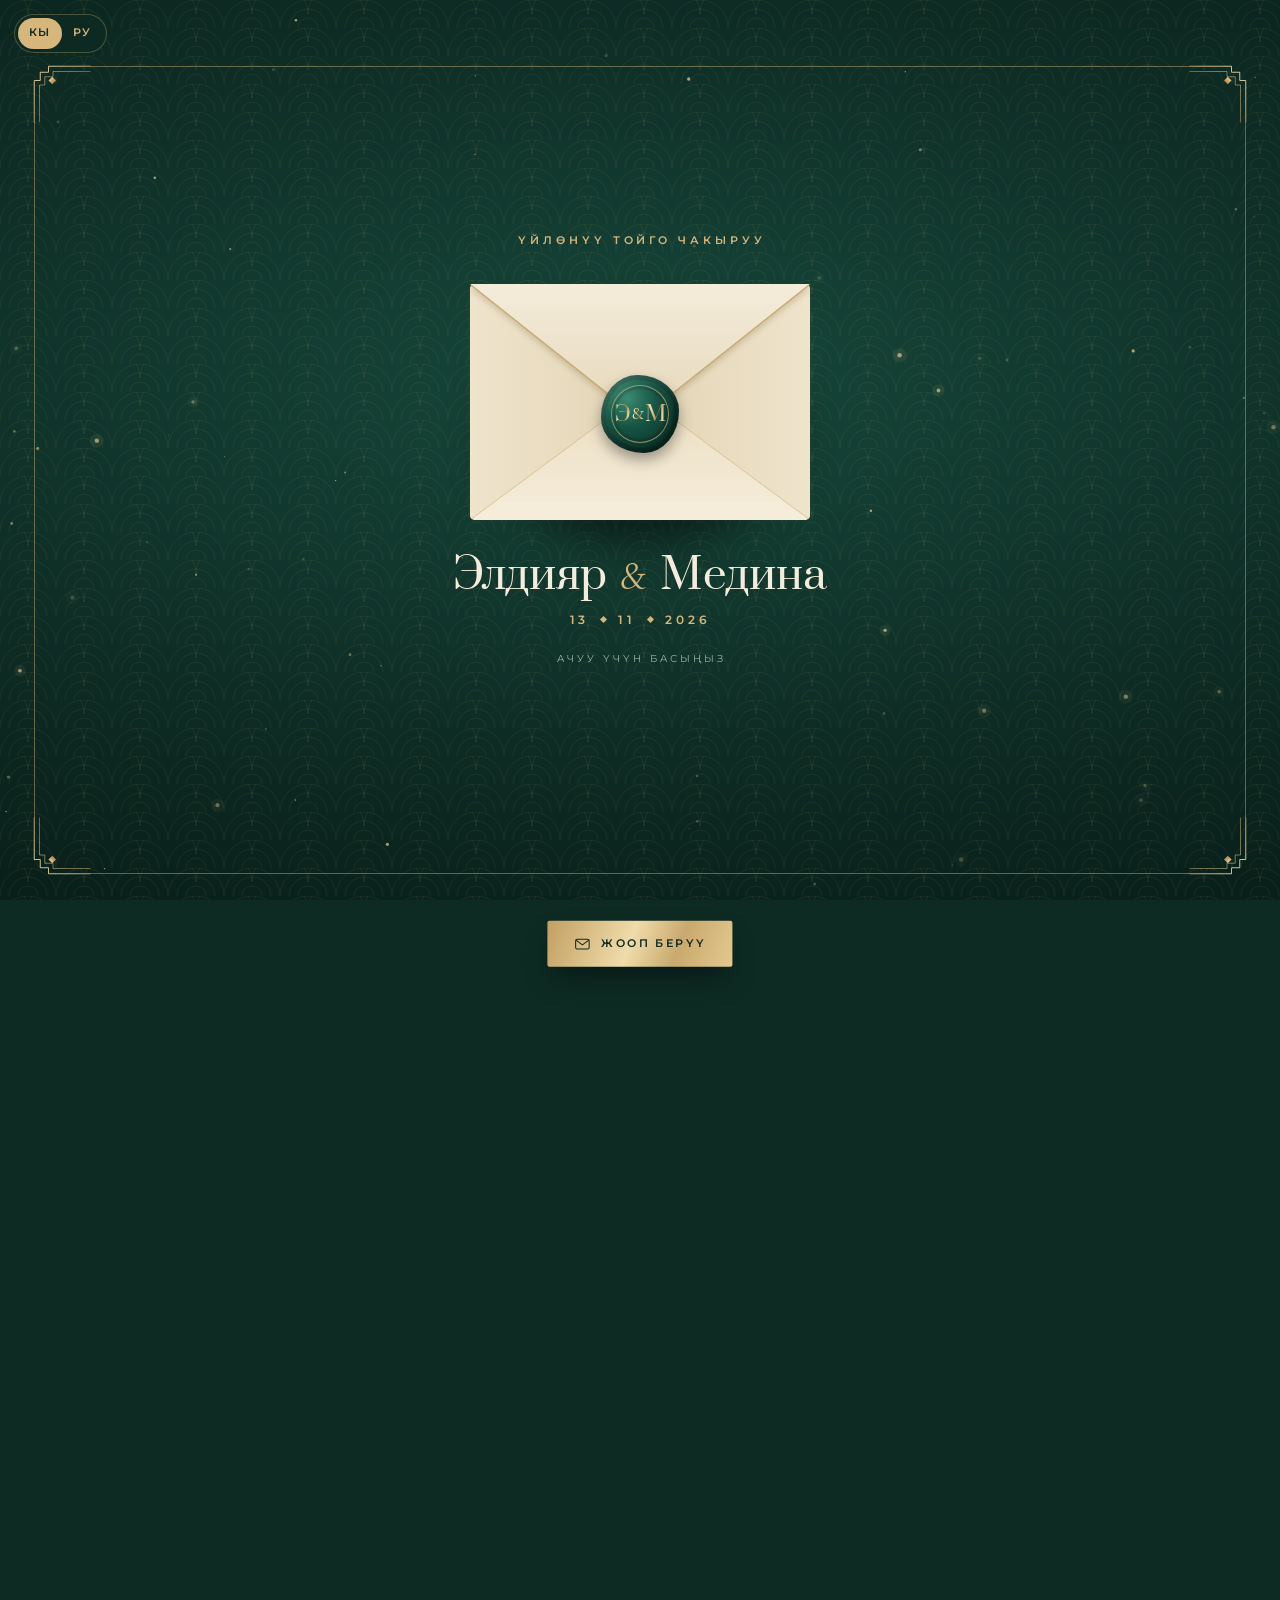
<file: index.html>
<!DOCTYPE html>
<html lang="ky">
<head>
  <meta charset="UTF-8">
  <meta name="viewport" content="width=device-width, initial-scale=1.0, viewport-fit=cover">
  <meta name="theme-color" content="#0d2a23">
  <title>Элдияр &amp; Медина — Үйлөнүү той</title>
  <meta name="description" content="Сиздерди Элдияр жана Мединанын үйлөнүү тоюна чакырабыз! 13-ноябрь 2026-жыл, жума, саат 17:00. «Жетиген» рестораны.">
  <meta property="og:title" content="Элдияр & Медина — Үйлөнүү той чакыруусу">
  <meta property="og:description" content="13-ноябрь 2026-жыл, саат 17:00 · «Жетиген» рестораны. Чакырууну ачуу үчүн шилтемени басыңыз.">
  <meta property="og:type" content="website">
  <meta property="og:url" content="https://magamed56.github.io/eldiyar-medina/">
  <meta property="og:image" content="https://magamed56.github.io/eldiyar-medina/assets/og.jpg">
  <meta property="og:image:secure_url" content="https://magamed56.github.io/eldiyar-medina/assets/og.jpg">
  <meta property="og:image:alt" content="Элдияр & Медина — 13.11.2026, «Жетиген» рестораны">
  <meta property="og:site_name" content="Үйлөнүү той">
  <meta property="og:locale" content="ky_KG">
  <meta property="og:image:width" content="1080"><meta property="og:image:height" content="1080"><meta property="og:image:type" content="image/jpeg">
  <meta name="twitter:card" content="summary_large_image">
  <link rel="icon" href="data:image/svg+xml,<svg xmlns='http://www.w3.org/2000/svg' viewBox='0 0 100 100'><text y='.9em' font-size='90'>💚</text></svg>">
  <link rel="preconnect" href="https://fonts.googleapis.com">
  <link rel="preconnect" href="https://fonts.gstatic.com" crossorigin>
  <link href="https://fonts.googleapis.com/css2?family=Prata&family=Spectral:ital,wght@0,300;0,400;0,500;1,300;1,400&family=Montserrat:wght@500;600&display=swap" rel="stylesheet">
  <link rel="stylesheet" href="style.css?v=d791a304">
</head>
<body>

  <!-- ===== Оймолор, белгилер / Орнаменты и иконки ===== -->
  <svg width="0" height="0" style="position:absolute" aria-hidden="true">
    <defs>
      <linearGradient id="gold" x1="0" y1="0" x2="1" y2="1"><stop offset="0" stop-color="#f3e2b6"/><stop offset=".45" stop-color="#d2b073"/><stop offset=".7" stop-color="#b38b4f"/><stop offset="1" stop-color="#e9d39e"/></linearGradient>
      <linearGradient id="envF" x1="0" y1="0" x2="0" y2="1"><stop offset="0" stop-color="#f4ecdb"/><stop offset="1" stop-color="#e6d8ba"/></linearGradient>
      <pattern id="liner" width="22" height="22" patternUnits="userSpaceOnUse"><rect width="22" height="22" fill="#123f33"/><path d="M0 11 L11 0 L22 11 L11 22 Z" fill="none" stroke="#d6b67a" stroke-opacity=".4" stroke-width=".8"/><circle cx="11" cy="11" r="1.3" fill="#d6b67a" fill-opacity=".55"/></pattern>
      <!-- Кочкор мүйүз (ар бир бөлүмдүн үстүндө) / «Бараний рог» над разделами -->
      <symbol id="horn" viewBox="0 0 120 64">
        <g fill="none" stroke="url(#gold)" stroke-width="1.5" stroke-linecap="round" stroke-linejoin="round">
          <path d="M60 50 V34 C 57 24, 46 18, 38 23 C 31 28, 34 38, 42 37 C 47 36, 48 30, 44 28"/>
          <path d="M60 34 C 63 24, 74 18, 82 23 C 89 28, 86 38, 78 37 C 73 36, 72 30, 76 28"/>
          <path d="M60 50 C 56 46, 50 46, 46 49 M60 50 C 64 46, 70 46, 74 49"/>
          <path d="M6 44 H30 M90 44 H114" stroke-width="1"/>
        </g>
        <g fill="url(#gold)"><path d="M60 8 l4 6 -4 6 -4 -6z"/><path d="M33 44 l3 -3 3 3 -3 3z"/><path d="M81 44 l3 -3 3 3 -3 3z"/></g>
      </symbol>
      <!-- Ар-деко бурч / Ступенчатый уголок -->
      <symbol id="corner" viewBox="0 0 80 80">
        <g fill="none" stroke="url(#gold)" stroke-width="1.2"><path d="M3 78 V22 H11 V11 H22 V3 H78"/><path d="M10 78 V28 H17 V17 H28 V10 H78" stroke-opacity=".55"/></g>
        <path d="M22 22 l5 -5 5 5 -5 5z" fill="url(#gold)"/>
      </symbol>
      <!-- Желпигич / Веер-солнце -->
      <symbol id="fan" viewBox="0 0 200 104">
        <g fill="none" stroke="url(#gold)" stroke-linecap="round">
          <path d="M8 100 A92 92 0 0 1 192 100" stroke-width="1.4"/>
          <path d="M22 100 A78 78 0 0 1 178 100" stroke-width=".8" stroke-opacity=".6"/>
          <g id="fan-rays" stroke-width="1"></g>
          <path d="M70 100 A30 30 0 0 1 130 100" stroke-width="1.4"/>
        </g>
        <path d="M80 100 A20 20 0 0 1 120 100 Z" fill="url(#gold)" fill-opacity=".9"/>
      </symbol>
      <symbol id="i-clock" viewBox="0 0 24 24"><g fill="none" stroke="currentColor" stroke-width="1.4" stroke-linecap="round" stroke-linejoin="round"><circle cx="12" cy="12" r="9"/><path d="M12 7v5l3.2 2"/></g></symbol>
      <symbol id="i-flower" viewBox="0 0 24 24"><g fill="none" stroke="currentColor" stroke-width="1.3" stroke-linecap="round"><ellipse cx="12" cy="4.6" rx="2.9" ry="3.9"/><ellipse cx="12" cy="4.6" rx="2.9" ry="3.9" transform="rotate(72 12 10)"/><ellipse cx="12" cy="4.6" rx="2.9" ry="3.9" transform="rotate(144 12 10)"/><ellipse cx="12" cy="4.6" rx="2.9" ry="3.9" transform="rotate(216 12 10)"/><ellipse cx="12" cy="4.6" rx="2.9" ry="3.9" transform="rotate(288 12 10)"/><circle cx="12" cy="10" r="1.8"/><path d="M12 17v6M12 20.5c1.5-1.8 3.2-2.2 4.5-1.8"/></g></symbol>
      <symbol id="i-camera" viewBox="0 0 24 24"><g fill="none" stroke="currentColor" stroke-width="1.4" stroke-linecap="round" stroke-linejoin="round"><rect x="3" y="7" width="18" height="13" rx="3"/><path d="M8.5 7l1.4-2.5h4.2L15.5 7"/><circle cx="12" cy="13.5" r="3.6"/></g></symbol>
      <symbol id="i-heart" viewBox="0 0 24 24"><path fill="none" stroke="currentColor" stroke-width="1.4" stroke-linejoin="round" d="M12 20s-7.5-4.6-7.5-10.2A4.2 4.2 0 0 1 12 7.4a4.2 4.2 0 0 1 7.5 2.4C19.5 15.4 12 20 12 20z"/></symbol>
      <symbol id="i-rings" viewBox="0 0 24 24"><g fill="none" stroke="currentColor" stroke-width="1.4"><circle cx="9" cy="14" r="5.5"/><circle cx="15" cy="14" r="5.5"/><path d="M7.5 5.5 9 3.5l1.5 2" stroke-linejoin="round"/></g></symbol>
      <symbol id="i-letter" viewBox="0 0 24 24"><g fill="none" stroke="currentColor" stroke-width="1.4" stroke-linejoin="round"><rect x="3" y="6" width="18" height="13" rx="2"/><path d="M3.5 7l8.5 6.5L20.5 7"/></g></symbol>
      <symbol id="i-gift" viewBox="0 0 24 24"><g fill="none" stroke="currentColor" stroke-width="1.4" stroke-linejoin="round"><rect x="4" y="10" width="16" height="10" rx="1"/><rect x="3" y="7" width="18" height="3" rx="1"/><path d="M12 7v13M12 7c-1.5-3.5-6-3.5-5 0M12 7c1.5-3.5 6-3.5 5 0"/></g></symbol>
      <symbol id="i-music" viewBox="0 0 24 24"><g fill="none" stroke="currentColor" stroke-width="1.4" stroke-linecap="round"><path d="M9 18V6l10-2v12"/><circle cx="7" cy="18" r="2"/><circle cx="17" cy="16" r="2"/></g></symbol>
      <symbol id="i-dress" viewBox="0 0 24 24"><path fill="none" stroke="currentColor" stroke-width="1.4" stroke-linejoin="round" d="M9.5 3h5l-1 4.5L18 20.5H6l4.5-13z"/></symbol>
      <symbol id="i-pin" viewBox="0 0 24 24"><g fill="none" stroke="currentColor" stroke-width="1.4" stroke-linejoin="round"><path d="M12 21s-7-6.2-7-11a7 7 0 0 1 14 0c0 4.8-7 11-7 11z"/><circle cx="12" cy="10" r="2.5"/></g></symbol>
      <symbol id="i-cal" viewBox="0 0 24 24"><g fill="none" stroke="currentColor" stroke-width="1.4" stroke-linecap="round"><rect x="3" y="5" width="18" height="16" rx="2"/><path d="M3 10h18M8 3v4M16 3v4"/></g></symbol>
      <symbol id="i-quote" viewBox="0 0 48 36"><path fill="currentColor" d="M8 36C3 36 0 32 0 26 0 15 7 5 18 0l2 4C13 8 10 13 10 18c1 0 2-1 4-1 5 0 9 4 9 9s-4 10-15 10zm26 0c-5 0-8-4-8-10C26 15 33 5 44 0l2 4c-7 4-10 9-10 14 1 0 2-1 4-1 5 0 9 4 9 9s-4 10-15 10z"/></symbol>
      <symbol id="i-send" viewBox="0 0 24 24"><path fill="none" stroke="currentColor" stroke-width="1.4" stroke-linejoin="round" d="M21 3 10 14M21 3l-7 18-4-7-7-4z"/></symbol>
      <symbol id="i-down" viewBox="0 0 24 24"><path fill="none" stroke="currentColor" stroke-width="1.6" stroke-linecap="round" stroke-linejoin="round" d="M6 9.5l6 6 6-6"/></symbol>
      <symbol id="i-eye" viewBox="0 0 24 24"><g fill="none" stroke="currentColor" stroke-width="1.4"><path d="M2.5 12S6 5.8 12 5.8 21.5 12 21.5 12 18 18.2 12 18.2 2.5 12 2.5 12z"/><circle cx="12" cy="12" r="3"/></g></symbol>
    </defs>
  </svg>

  <!-- ===== Мукаба: мөөр басылган конверт / Обложка: конверт с восковой печатью ===== -->
  <div id="intro" class="intro" data-unlock="1750" data-hide="2450">
    <canvas id="dust" class="intro__dust" aria-hidden="true"></canvas>
    <div class="hero__frame intro__frame" aria-hidden="true">
      <svg class="hero__corner hero__corner--tl"><use href="#corner"/></svg>
      <svg class="hero__corner hero__corner--tr"><use href="#corner"/></svg>
      <svg class="hero__corner hero__corner--bl"><use href="#corner"/></svg>
      <svg class="hero__corner hero__corner--br"><use href="#corner"/></svg>
    </div>
    <div class="intro__content">
      <div class="intro__head">
        <p class="intro__guest" id="intro-guest" hidden></p>
        <p class="intro__kicker" data-i18n="coverKicker">Үйлөнүү тойго чакыруу</p>
      </div>
      <div class="env-wrap">
      <button id="open-btn" class="env" type="button" aria-label="Чакырууну ачуу">
        <span class="env__back" aria-hidden="true"></span>
        <span class="env__card" aria-hidden="true">
          <svg class="env__card-orn"><use href="#horn"/></svg>
          <span class="env__card-names"><span data-cfg="groom">Элдияр</span><i>&amp;</i><span data-cfg="bride">Медина</span></span>
          <span class="env__card-date" data-cfg="dateShort">13.11.2026</span>
        </span>
        <svg class="env__front" viewBox="0 0 340 236" preserveAspectRatio="none" aria-hidden="true">
          <defs>
            <linearGradient id="envL" x1="0" x2="1"><stop offset="0" stop-color="#efe4cc"/><stop offset="1" stop-color="#e2d3b3"/></linearGradient>
            <linearGradient id="envR" x1="1" x2="0"><stop offset="0" stop-color="#efe4cc"/><stop offset="1" stop-color="#e2d3b3"/></linearGradient>
            <linearGradient id="envB" x1="0" y1="1" x2="0" y2="0"><stop offset="0" stop-color="#f6eedc"/><stop offset="1" stop-color="#eadcbf"/></linearGradient>
          </defs>
          <path d="M0 0 L176 128 L0 236 Z" fill="url(#envL)"/>
          <path d="M340 0 L164 128 L340 236 Z" fill="url(#envR)"/>
          <path d="M0 236 L170 110 L340 236 Z" fill="url(#envB)"/>
          <path d="M0 236 L170 110 L340 236" fill="none" stroke="#c7a76c" stroke-opacity=".55" stroke-width="1"/>
        </svg>
        <span class="env__flap" aria-hidden="true">
          <svg class="env__flap-out" viewBox="0 0 340 136" preserveAspectRatio="none"><path d="M0 0 H340 L178 129 Q170 135 162 129 Z" fill="url(#envF)"/><path d="M1 1 L162 129 Q170 135 178 129 L339 1" fill="none" stroke="#c7a76c" stroke-width="1.2"/></svg>
          <svg class="env__flap-in" viewBox="0 0 340 136" preserveAspectRatio="none"><path d="M0 136 H340 L170 0 Z" fill="url(#liner)"/><path d="M14 136 L170 11 L326 136" fill="none" stroke="#d6b67a" stroke-opacity=".7" stroke-width="1"/></svg>
        </span>
        <span class="seal__disc env__seal" aria-hidden="true"><span class="env__seal-ring"><span data-cfg="groomInitial">Э</span><b>&amp;</b><span data-cfg="brideInitial">М</span></span></span>
      </button>
      </div>
      <div class="intro__foot">
        <p class="intro__names"><span data-cfg="groom">Элдияр</span><i>&amp;</i><span data-cfg="bride">Медина</span></p>
        <p class="intro__date"><span data-cfg="dateDay">13</span><b></b><span data-cfg="dateMonth">11</span><b></b><span data-cfg="dateYear">2026</span></p>
        <p class="intro__tap"><span data-i18n="tap">Ачуу үчүн басыңыз</span></p>
      </div>
    </div>
  </div>

  <div class="lang" id="lang" role="group" aria-label="Тил / Язык">
    <button type="button" data-lang="ky" class="is-active">КЫ</button>
    <button type="button" data-lang="ru">РУ</button>
  </div>
  <button id="music-btn" class="music-btn" type="button" aria-label="Музыка" aria-pressed="false">
    <span class="music-btn__bars"><i></i><i></i><i></i><i></i></span>
  </button>
  <audio id="bg-music" loop preload="auto"></audio>
  <canvas id="fx" class="fx" aria-hidden="true"></canvas>
  <div class="progress" aria-hidden="true"></div>

  <main id="page" class="page">

    <!-- ===== Башкы экран ===== -->
    <header class="hero" id="hero">
      <canvas id="hero-dust" class="hero__dust" aria-hidden="true"></canvas>
      <div class="hero__frame" aria-hidden="true">
        <svg class="hero__corner hero__corner--tl"><use href="#corner"/></svg>
        <svg class="hero__corner hero__corner--tr"><use href="#corner"/></svg>
        <svg class="hero__corner hero__corner--bl"><use href="#corner"/></svg>
        <svg class="hero__corner hero__corner--br"><use href="#corner"/></svg>
      </div>
      <div class="arch__inner hero__in">
        <svg class="hero__fan" aria-hidden="true"><use href="#fan"/></svg>
        <div class="arch__photo" id="hero-photo" hidden></div>
        <p class="hero__guest" id="guest" hidden></p>
        <p class="hero__kicker" data-i18n="heroKicker">Үйлөнүү той</p>
        <h1 class="hero__names">
          <span class="hero__name foil" data-cfg="groom">Элдияр</span>
          <span class="hero__amp">&amp;</span>
          <span class="hero__name foil" data-cfg="bride">Медина</span>
        </h1>
        <div class="hero__date">
          <span class="hero__side" data-cfg="monthName">Ноябрь</span>
          <span class="hero__gem"><span data-cfg="dateDay">13</span></span>
          <span class="hero__side" data-cfg="dateYear">2026</span>
        </div>
        <p class="hero__when"><span data-cfg="weekday">Жума</span> · <span data-cfg="timeStart">17:00</span></p>
        <p class="hero__venue" data-cfg="venueName">«Жетиген» рестораны</p>
      </div>
      <a href="#invite" class="scroll-hint"><b data-i18n="next">Ары карай</b><span class="scroll-hint__btn" aria-hidden="true"><svg><use href="#i-down"/></svg></span></a>
    </header>

    <!-- ===== Чакыруу ===== -->
    <section id="invite" class="sec sec--invite">
      <div class="deco" aria-hidden="true"><i class="dc glow glow--r"></i><svg class="dc dc--fan dc--l dc--top"><use href="#fan"/></svg></div>
      <div class="wrap reveal">
        <svg class="orn" aria-hidden="true"><use href="#horn"/></svg>
        <p class="kicker" data-i18n="kInvite">Чакыруу</p>
        <h2 class="title" data-cfg="inviteTitle">Урматтуу коноктор!</h2>
        <div class="card card--orn invite-card"><p class="lead" data-cfg="inviteText"></p></div>
      </div>
    </section>

    <!-- ===== Той салтанаты ===== -->
    <section class="sec sec--date" id="date">
      <div class="deco" aria-hidden="true"><i class="dc glow glow--l"></i><svg class="dc dc--horn dc--r dc--top"><use href="#horn"/></svg><svg class="dc dc--fan dc--l dc--low"><use href="#fan"/></svg></div>
      <div class="wrap reveal">
        <svg class="orn" aria-hidden="true"><use href="#horn"/></svg>
        <p class="kicker" data-i18n="kDate">Той салтанаты</p>
        <h2 class="title" data-cfg="dateLong">13-ноябрь 2026-жыл</h2>
        <p class="sub"><span data-cfg="weekday">Жума</span> · <span data-i18n="at">саат</span> <strong data-cfg="timeRange">17:00</strong></p>
        <div class="cal card" id="calendar" aria-label="Календарь"></div>
        <a id="cal-btn" class="btn btn--line" href="#" target="_blank" rel="noopener"><svg class="btn__ic"><use href="#i-cal"/></svg><span data-i18n="calBtn">Календарга кошуу</span></a>
      </div>
    </section>

    <!-- ===== Тойго чейин ===== -->
    <section class="sec sec--countdown">
      <div class="deco" aria-hidden="true"><svg class="dc dc--fan dc--l dc--mid"><use href="#fan"/></svg><svg class="dc dc--fan dc--r dc--mid"><use href="#fan"/></svg></div>
      <div class="wrap reveal">
        <svg class="orn" aria-hidden="true"><use href="#horn"/></svg>
        <p class="kicker" data-i18n="kCountdown">Тойго чейин</p>
        <h2 class="title" data-i18n="countdownTitle">Калды</h2>
        <div id="countdown" class="cd" aria-live="polite">
          <div class="cd__item"><span class="cd__num" data-unit="days">00</span><span class="cd__label" data-i18n="days">күн</span></div>
          <div class="cd__item"><span class="cd__num" data-unit="hours">00</span><span class="cd__label" data-i18n="hours">саат</span></div>
          <div class="cd__item"><span class="cd__num" data-unit="minutes">00</span><span class="cd__label" data-i18n="minutes">мүнөт</span></div>
          <div class="cd__item"><span class="cd__num" data-unit="seconds">00</span><span class="cd__label" data-i18n="seconds">секунд</span></div>
        </div>
      </div>
    </section>

    <!-- ===== Дарегибиз ===== -->
    <section class="sec sec--venue" id="venue">
      <div class="deco" aria-hidden="true"><i class="dc glow glow--r"></i><svg class="dc dc--horn dc--l dc--top"><use href="#horn"/></svg><svg class="dc dc--fan dc--r dc--low"><use href="#fan"/></svg></div>
      <div class="wrap reveal">
        <svg class="orn" aria-hidden="true"><use href="#horn"/></svg>
        <p class="kicker" data-i18n="kVenue">Дарегибиз</p>
        <h2 class="title" data-cfg="venueName">«Жетиген» рестораны</h2>
        <p class="sub" data-cfg="addressLine" hidden></p>
        <div class="map-arch">
          <iframe id="map" title="Карта" loading="lazy" referrerpolicy="no-referrer-when-downgrade" allowfullscreen hidden></iframe>
          <div class="map-arch__empty" id="map-empty">
            <svg class="map-arch__pin" aria-hidden="true"><use href="#i-pin"/></svg>
            <p class="map-arch__name" data-cfg="venueName">«Жетиген» рестораны</p>
            <p class="map-arch__time"><span data-cfg="dateShort">13.11.2026</span> · <span data-cfg="timeStart">17:00</span></p>
          </div>
        </div>
        <div class="btn-row">
          <a id="route-btn" class="btn btn--gold" href="#" target="_blank" rel="noopener"><svg class="btn__ic"><use href="#i-pin"/></svg><span data-i18n="routeBtn">Картадан кароо</span></a>
        </div>
      </div>
    </section>

    <!-- ===== Той ээлери ===== -->
    <section class="sec sec--hosts" id="hosts">
      <div class="deco" aria-hidden="true"><i class="dc glow glow--c"></i><svg class="dc dc--fan dc--l dc--mid"><use href="#fan"/></svg><svg class="dc dc--fan dc--r dc--mid"><use href="#fan"/></svg></div>
      <div class="wrap reveal">
        <svg class="orn" aria-hidden="true"><use href="#horn"/></svg>
        <p class="kicker" data-i18n="kHosts">Той ээлери</p>
        <div class="hosts" id="hosts-list"></div>
        <p class="hosts__text" data-cfg="hostsText">Сиздерди ак дасторконубуздун кадырлуу коногу болууга чакырабыз</p>
      </div>
    </section>

    <!-- ===== Эскертүү ===== -->
    <section class="sec sec--notes" id="notes-sec">
      <div class="deco" aria-hidden="true"><i class="dc glow glow--l"></i><svg class="dc dc--horn dc--r dc--top"><use href="#horn"/></svg></div>
      <div class="wrap reveal">
        <svg class="orn" aria-hidden="true"><use href="#horn"/></svg>
        <p class="kicker" data-i18n="kNotes">Эскертүү</p>
        <h2 class="title" data-i18n="notesTitle">Маанилүү маалымат</h2>
        <div id="notes" class="notes"></div>
      </div>
    </section>

    <!-- ===== Суроо (RSVP) ===== -->
    <section id="rsvp" class="sec sec--rsvp">
      <div class="deco" aria-hidden="true"><i class="dc glow glow--r"></i><svg class="dc dc--fan dc--l dc--top"><use href="#fan"/></svg><svg class="dc dc--horn dc--r dc--low"><use href="#horn"/></svg></div>
      <div class="wrap reveal">
        <svg class="orn" aria-hidden="true"><use href="#horn"/></svg>
        <p class="kicker" data-i18n="kRsvp">Суроо</p>
        <h2 class="title" data-i18n="rsvpTitle">Тойго келесизби?</h2>
        <p class="sub" data-i18n="rsvpSub">Жообуңузду алдын ала билдирип коюңуз</p>

        <div class="card form-card">
          <form id="rsvp-form" class="form" novalidate>
            <label class="field">
              <span class="field__label" data-i18n="nameLabel">Аты-жөнүңүз</span>
              <input type="text" name="name" required maxlength="80" placeholder="Мисалы: Айбек Асанов" data-i18n-ph="namePh" autocomplete="name">
              <small class="field__hint" data-i18n="nameHint">Жубайыңыз менен келе турчу болсоңуз, анын да атын кошо жазып кетиңиз</small>
            </label>
            <fieldset class="field">
              <legend class="field__label" data-i18n="rsvpTitle">Тойго келесизби?</legend>
              <div class="choices">
                <label class="choice"><input type="radio" name="attend" value="yes" checked><span class="choice__box"><svg><use href="#i-heart"/></svg><span data-i18n="yes">Келемин</span></span></label>
                <label class="choice"><input type="radio" name="attend" value="both"><span class="choice__box"><svg><use href="#i-rings"/></svg><span data-i18n="both">Жубайым менен келемин</span></span></label>
                <label class="choice"><input type="radio" name="attend" value="no"><span class="choice__box"><svg><use href="#i-letter"/></svg><span data-i18n="no">Келе албаймын</span></span></label>
              </div>
            </fieldset>
            <div class="field" id="guests-field">
              <span class="field__label" id="guests-label" data-i18n="guestsLabel">Канча адам келесиз?</span>
              <div class="stepper" role="group" aria-labelledby="guests-label">
                <button type="button" class="stepper__btn" data-step="-1" aria-label="−">−</button>
                <output class="stepper__val" id="guests-val">1</output>
                <button type="button" class="stepper__btn" data-step="1" aria-label="+">+</button>
              </div>
              <input type="hidden" name="guests" value="1">
            </div>
            <label class="field">
              <span class="field__label" data-i18n="wishLabel">Каалоо (милдеттүү эмес)</span>
              <textarea name="wish" rows="3" placeholder="Жаш үй-бүлөгө бир-эки жылуу сөз…" data-i18n-ph="wishPh" maxlength="300"></textarea>
              <small class="field__hint" data-i18n="wishHint">Каалооңуз ушул сайттагы «Каалоолор» бөлүмүндө көрүнөт</small>
            </label>
            <button id="rsvp-submit" class="btn btn--gold btn--wide" type="submit"><svg class="btn__ic"><use href="#i-send"/></svg><span data-i18n="submit">Жөнөтүү</span></button>
            <p class="form__note" id="form-note" role="status"></p>
          </form>

          <div id="rsvp-success" class="success" hidden>
            <svg class="success__heart" viewBox="0 0 24 24" aria-hidden="true"><use href="#i-heart"/></svg>
            <h3 id="thanks-title" data-i18n="thanks">Рахмат!</h3>
            <p id="thanks-text" data-i18n-html="received">Жообуңуз кабыл алынды.<br>Сизди тойдо күтөбүз.</p>
            <p class="success__answer" id="answer-echo"></p>
            <button type="button" class="btn btn--line btn--small" id="change-btn"><span data-i18n="change">Жоопту өзгөртүү</span></button>
          </div>
        </div>
      </div>
    </section>

    <!-- ===== Каалоолор / Пожелания гостей ===== -->
    <section class="sec sec--wishes" id="wishes-sec" hidden>
      <div class="wrap reveal">
        <svg class="orn" aria-hidden="true"><use href="#horn"/></svg>
        <p class="kicker" data-i18n="kWishes">Каалоолор</p>
        <h2 class="title" data-i18n="wishesTitle">Конокторубуздун жылуу сөздөрү</h2>
        <div class="wishes" id="wishes"></div>
      </div>
    </section>

    <!-- ===== Аягы ===== -->
    <footer class="footer">
      <div class="deco" aria-hidden="true"><i class="dc glow glow--c"></i><svg class="dc dc--horn dc--l dc--low"><use href="#horn"/></svg><svg class="dc dc--horn dc--r dc--low"><use href="#horn"/></svg></div>
      <div class="wrap reveal">
        <svg class="footer__fan" aria-hidden="true"><use href="#fan"/></svg>
        <p class="footer__text" data-cfg="closingText">Сиздерди чыдамсыздык менен күтөбүз!</p>
        <p class="footer__names"><span class="foil" data-cfg="groom">Элдияр</span><i>&amp;</i><span class="foil" data-cfg="bride">Медина</span></p>
        <p class="footer__date" data-cfg="dateShort">13.11.2026</p>
        <p class="footer__views" id="views" hidden><svg aria-hidden="true"><use href="#i-eye"/></svg><span></span></p>
      </div>
    </footer>
  </main>

  <a href="#rsvp" class="cta" id="cta" aria-hidden="true" tabindex="-1"><svg class="btn__ic"><use href="#i-letter"/></svg><span data-i18n="cta">Жооп берүү</span></a>

  <script>
    // Желпигичтин нурлары / Лучи веера
    (function () {
      var g = document.getElementById("fan-rays"), h = "";
      for (var i = 1; i < 18; i++) {
        var a = Math.PI * i / 18, c = Math.cos(a), s = Math.sin(a), r1 = 34, r2 = i % 2 ? 74 : 62;
        h += '<line x1="' + (100 - r1 * c).toFixed(1) + '" y1="' + (100 - r1 * s).toFixed(1) + '" x2="' + (100 - r2 * c).toFixed(1) + '" y2="' + (100 - r2 * s).toFixed(1) + '"/>';
      }
      g.innerHTML = h;
    })();
  </script>
  <script src="config.js?v=d791a304"></script>
  <script src="script.js?v=d791a304"></script>
</body>
</html>
</file>
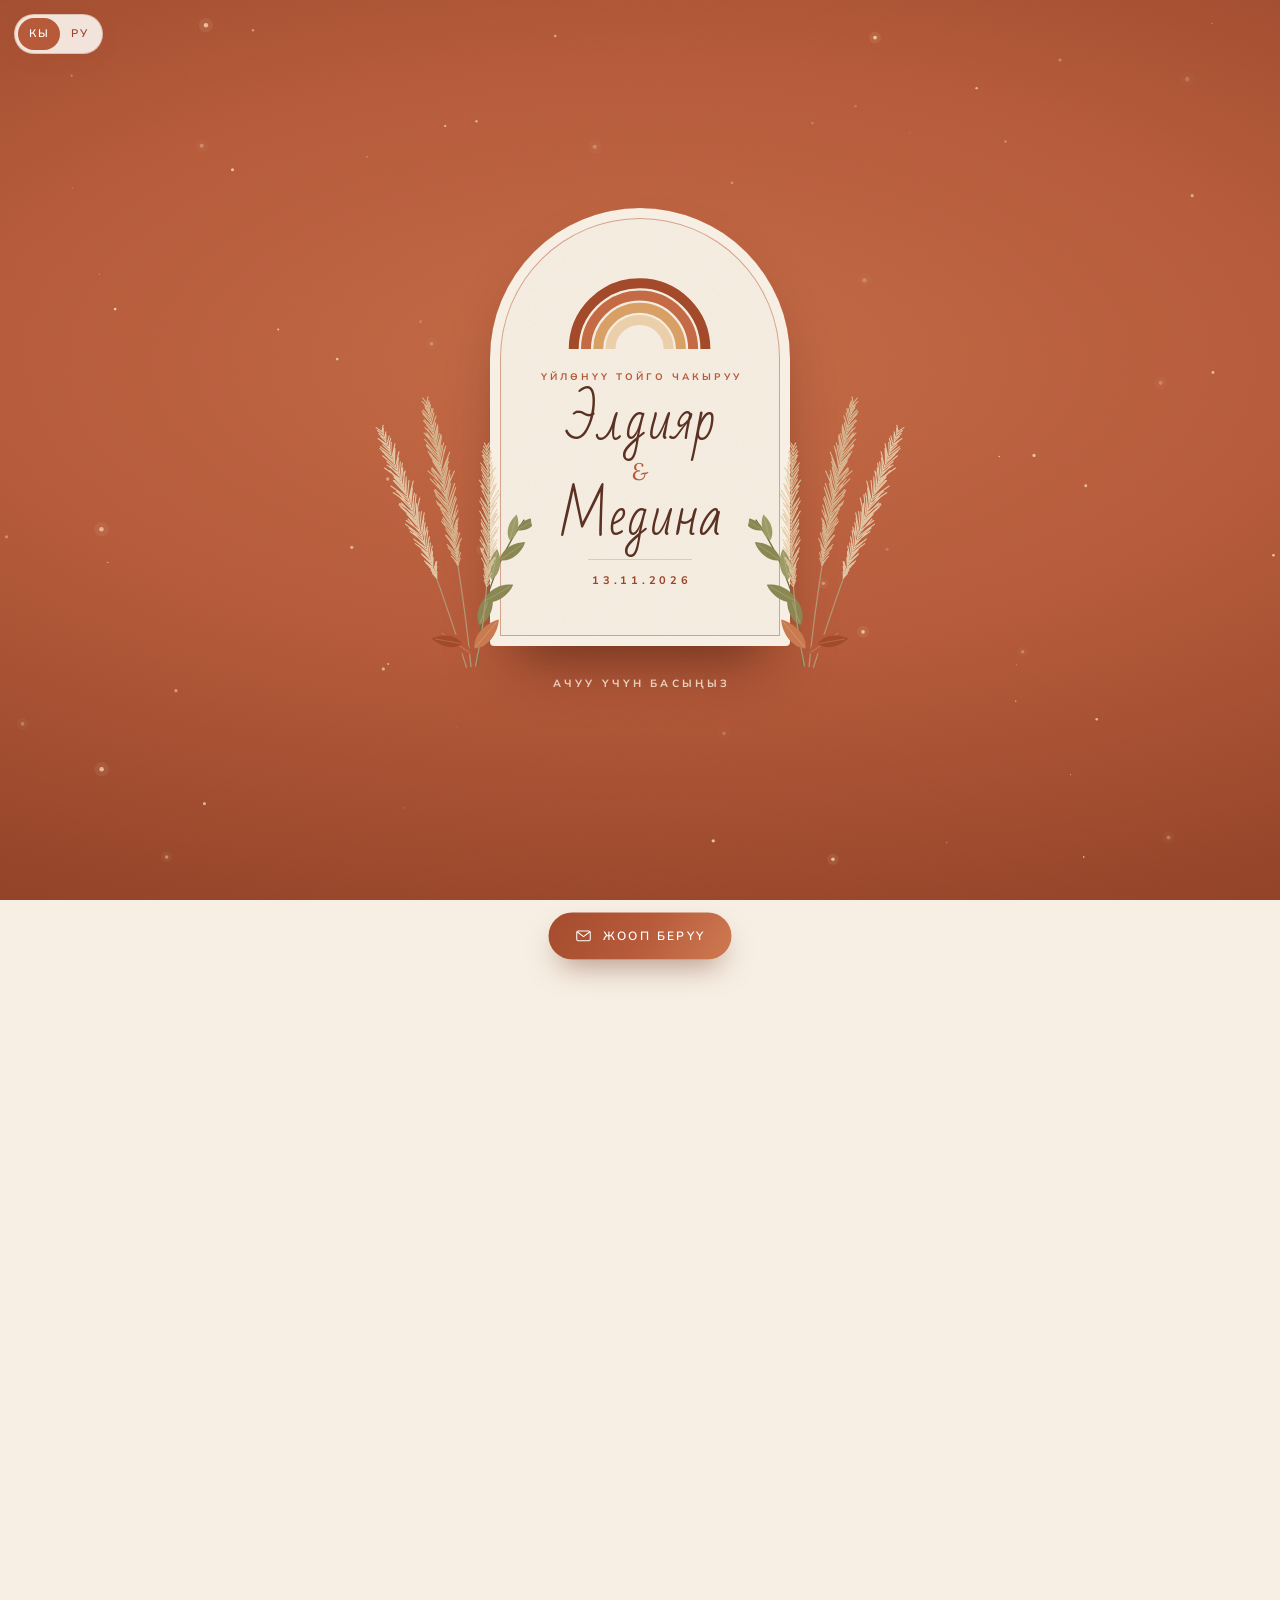
<file: v2/index.html>
<!DOCTYPE html>
<html lang="ky">
<head>
  <meta charset="UTF-8">
  <meta name="viewport" content="width=device-width, initial-scale=1.0, viewport-fit=cover">
  <meta name="theme-color" content="#b65a3a">
  <title>Элдияр &amp; Медина — Үйлөнүү той</title>
  <meta name="description" content="Сиздерди Элдияр жана Мединанын үйлөнүү тоюна чакырабыз! 13-ноябрь 2026-жыл, жума, саат 17:00. «Жетиген» рестораны.">
  <meta property="og:title" content="Элдияр & Медина — Үйлөнүү той чакыруусу">
  <meta property="og:description" content="13-ноябрь 2026-жыл, саат 17:00 · «Жетиген» рестораны. Чакырууну ачуу үчүн шилтемени басыңыз.">
  <meta property="og:type" content="website">
  <meta property="og:url" content="https://magamed56.github.io/eldiyar-medina/v2/">
  <meta property="og:image" content="https://magamed56.github.io/eldiyar-medina/assets/og.jpg">
  <meta property="og:image:secure_url" content="https://magamed56.github.io/eldiyar-medina/assets/og.jpg">
  <meta property="og:image:alt" content="Элдияр & Медина — 13.11.2026, «Жетиген» рестораны">
  <meta property="og:site_name" content="Үйлөнүү той">
  <meta property="og:locale" content="ky_KG">
  <meta property="og:image:width" content="1080"><meta property="og:image:height" content="1080"><meta property="og:image:type" content="image/jpeg">
  <meta name="twitter:card" content="summary_large_image">
  <link rel="icon" href="data:image/svg+xml,<svg xmlns='http://www.w3.org/2000/svg' viewBox='0 0 100 100'><text y='.9em' font-size='90'>🍂</text></svg>">
  <link rel="preconnect" href="https://fonts.googleapis.com">
  <link rel="preconnect" href="https://fonts.gstatic.com" crossorigin>
  <link href="https://fonts.googleapis.com/css2?family=Bad+Script&family=Lora:ital,wght@0,400;0,500;1,400;1,500&family=Nunito+Sans:wght@600;700&display=swap" rel="stylesheet">
  <link rel="stylesheet" href="style.css?v=d791a304">
</head>
<body>

  <!-- ===== Пампас, күн, белгилер / Пампасная трава, радуга-арка, иконки ===== -->
  <svg width="0" height="0" style="position:absolute" aria-hidden="true">
    <defs>
      <symbol id="pampas" viewBox="0 0 140 264"><path d="M70 262 C 80 210, 104 170, 134 140" stroke="#6f6c3f" stroke-width="1.2" fill="none"/><g transform="translate(78 226) rotate(-60) scale(0.8)"><path d="M0 0 C 8 -9, 26 -10, 40 0 C 26 10, 8 9, 0 0 Z" fill="#8a8752"/><path d="M2 0 L36 0" stroke="#fff" stroke-opacity=".25" stroke-width=".8"/></g><g transform="translate(86 206) rotate(-20) scale(0.75)"><path d="M0 0 C 8 -9, 26 -10, 40 0 C 26 10, 8 9, 0 0 Z" fill="#8a8752"/><path d="M2 0 L36 0" stroke="#fff" stroke-opacity=".25" stroke-width=".8"/></g><g transform="translate(96 188) rotate(-70) scale(0.7)"><path d="M0 0 C 8 -9, 26 -10, 40 0 C 26 10, 8 9, 0 0 Z" fill="#9d9a66"/><path d="M2 0 L36 0" stroke="#fff" stroke-opacity=".25" stroke-width=".8"/></g><g transform="translate(106 172) rotate(-25) scale(0.7)"><path d="M0 0 C 8 -9, 26 -10, 40 0 C 26 10, 8 9, 0 0 Z" fill="#8a8752"/><path d="M2 0 L36 0" stroke="#fff" stroke-opacity=".25" stroke-width=".8"/></g><g transform="translate(118 156) rotate(-65) scale(0.6)"><path d="M0 0 C 8 -9, 26 -10, 40 0 C 26 10, 8 9, 0 0 Z" fill="#9d9a66"/><path d="M2 0 L36 0" stroke="#fff" stroke-opacity=".25" stroke-width=".8"/></g><g transform="translate(126 148) rotate(-20) scale(0.55)"><path d="M0 0 C 8 -9, 26 -10, 40 0 C 26 10, 8 9, 0 0 Z" fill="#8a8752"/><path d="M2 0 L36 0" stroke="#fff" stroke-opacity=".25" stroke-width=".8"/></g><path d="M60.0 262.0 Q48.0 170.0 22.0 40.0" stroke="#b39874" stroke-width="1.1" fill="none"/><path d="M47.5 178.0 l-3.0 -5.0 M47.5 178.0 l1.1 -5.6 M47.0 175.5 l-3.2 -5.4 M47.0 175.5 l2.5 -8.0 M46.6 172.9 l-4.0 -6.5 M46.6 172.9 l3.5 -9.3 M46.2 170.3 l-5.6 -7.0 M46.2 170.3 l3.4 -7.0 M45.7 167.7 l-6.4 -6.8 M45.7 167.7 l1.9 -8.4 M45.3 165.1 l-6.9 -10.0 M45.3 165.1 l2.6 -10.8 M44.8 162.5 l-7.0 -8.4 M44.8 162.5 l3.1 -9.0 M44.4 159.9 l-5.5 -9.2 M44.4 159.9 l4.2 -10.9 M43.9 157.2 l-7.4 -10.7 M43.9 157.2 l3.5 -11.1 M43.5 154.6 l-9.5 -10.4 M43.5 154.6 l3.3 -13.1 M43.0 151.9 l-9.6 -12.2 M43.0 151.9 l4.6 -11.6 M42.6 149.3 l-8.6 -8.4 M42.6 149.3 l4.5 -14.8 M42.1 146.6 l-7.7 -12.2 M42.1 146.6 l2.8 -15.1 M41.6 143.9 l-10.2 -11.3 M41.6 143.9 l5.6 -12.6 M41.1 141.2 l-10.3 -11.8 M41.1 141.2 l4.9 -14.1 M40.7 138.5 l-12.4 -13.1 M40.7 138.5 l4.9 -15.7 M40.2 135.8 l-8.7 -14.5 M40.2 135.8 l6.5 -17.5 M39.7 133.0 l-10.1 -10.7 M39.7 133.0 l4.7 -16.3 M39.2 130.3 l-8.1 -13.7 M39.2 130.3 l3.0 -13.5 M38.7 127.5 l-9.3 -15.4 M38.7 127.5 l3.0 -14.5 M38.2 124.8 l-11.2 -15.1 M38.2 124.8 l3.1 -15.8 M37.7 122.0 l-12.0 -14.7 M37.7 122.0 l7.3 -17.4 M37.2 119.2 l-9.2 -13.2 M37.2 119.2 l5.1 -18.4 M36.7 116.4 l-10.3 -10.1 M36.7 116.4 l3.2 -14.6 M36.2 113.6 l-9.3 -13.7 M36.2 113.6 l4.9 -14.3 M35.6 110.8 l-8.2 -13.9 M35.6 110.8 l4.5 -16.4 M35.1 108.0 l-12.7 -12.4 M35.1 108.0 l5.3 -16.4 M34.6 105.1 l-9.0 -10.2 M34.6 105.1 l7.3 -16.6 M34.1 102.3 l-12.7 -12.9 M34.1 102.3 l4.2 -15.1 M33.5 99.4 l-9.0 -14.3 M33.5 99.4 l2.4 -13.2 M33.0 96.6 l-7.7 -11.5 M33.0 96.6 l3.4 -12.8 M32.4 93.7 l-6.9 -11.7 M32.4 93.7 l2.8 -14.6 M31.9 90.8 l-9.1 -15.0 M31.9 90.8 l4.4 -12.6 M31.3 87.9 l-8.1 -11.6 M31.3 87.9 l3.4 -12.5 M30.8 85.0 l-12.2 -12.5 M30.8 85.0 l4.2 -14.0 M30.2 82.0 l-6.5 -10.3 M30.2 82.0 l3.3 -12.6 M29.7 79.1 l-8.4 -8.7 M29.7 79.1 l2.7 -16.0 M29.1 76.2 l-7.4 -9.0 M29.1 76.2 l3.4 -10.5 M28.5 73.2 l-9.7 -11.8 M28.5 73.2 l5.4 -12.8 M28.0 70.2 l-6.8 -9.6 M28.0 70.2 l2.8 -13.4 M27.4 67.3 l-8.3 -10.1 M27.4 67.3 l2.6 -10.3 M26.8 64.3 l-9.3 -9.6 M26.8 64.3 l4.8 -11.6 M26.2 61.3 l-8.0 -8.3 M26.2 61.3 l2.3 -10.4 M25.6 58.3 l-4.9 -6.5 M25.6 58.3 l1.5 -8.9 M25.0 55.3 l-5.6 -7.9 M25.0 55.3 l3.6 -8.1 M24.4 52.2 l-7.0 -6.7 M24.4 52.2 l3.2 -7.1 M23.8 49.2 l-3.6 -5.2 M23.8 49.2 l1.3 -6.1 M23.2 46.1 l-4.4 -5.0 M23.2 46.1 l2.2 -5.4 M22.6 43.1 l-4.3 -4.8 M22.6 43.1 l1.1 -6.1 M22.0 40.0 l-4.6 -4.5 M22.0 40.0 l2.0 -5.4" stroke="#e9d6b6" stroke-width="1.0" stroke-linecap="round" fill="none" opacity=".85"/><path d="M64.0 262.0 Q72.0 160.0 66.0 22.0" stroke="#b39874" stroke-width="1.1" fill="none"/><path d="M68.3 170.0 l-2.5 -6.3 M68.3 170.0 l3.0 -6.1 M68.3 167.3 l-4.3 -6.2 M68.3 167.3 l4.2 -8.1 M68.3 164.6 l-4.0 -6.7 M68.3 164.6 l3.0 -7.1 M68.4 161.9 l-6.0 -9.1 M68.4 161.9 l4.3 -10.1 M68.4 159.2 l-6.4 -9.2 M68.4 159.2 l4.8 -9.6 M68.4 156.5 l-3.4 -8.6 M68.4 156.5 l7.0 -9.6 M68.5 153.8 l-6.5 -12.3 M68.5 153.8 l6.3 -12.1 M68.5 151.1 l-6.0 -9.4 M68.5 151.1 l4.8 -10.5 M68.5 148.4 l-5.4 -12.4 M68.5 148.4 l5.3 -11.6 M68.5 145.6 l-5.9 -14.7 M68.5 145.6 l5.9 -12.1 M68.6 142.9 l-7.9 -14.3 M68.6 142.9 l7.4 -14.6 M68.6 140.1 l-6.9 -13.1 M68.6 140.1 l5.7 -10.5 M68.6 137.3 l-6.0 -11.8 M68.6 137.3 l5.8 -15.7 M68.6 134.6 l-5.9 -14.1 M68.6 134.6 l8.3 -13.4 M68.6 131.8 l-6.8 -14.4 M68.6 131.8 l8.4 -15.3 M68.6 129.0 l-6.1 -15.3 M68.6 129.0 l6.0 -13.5 M68.6 126.2 l-8.9 -13.9 M68.6 126.2 l8.7 -15.8 M68.5 123.3 l-9.3 -13.4 M68.5 123.3 l8.2 -14.6 M68.5 120.5 l-8.7 -15.9 M68.5 120.5 l7.7 -15.3 M68.5 117.7 l-9.4 -17.6 M68.5 117.7 l10.0 -16.8 M68.5 114.8 l-9.1 -12.8 M68.5 114.8 l9.6 -17.7 M68.5 112.0 l-8.4 -12.4 M68.5 112.0 l6.2 -15.8 M68.4 109.1 l-5.9 -14.6 M68.4 109.1 l6.5 -17.4 M68.4 106.2 l-11.1 -16.9 M68.4 106.2 l7.0 -17.6 M68.4 103.4 l-7.9 -13.0 M68.4 103.4 l11.4 -17.3 M68.3 100.5 l-8.5 -18.7 M68.3 100.5 l7.5 -15.8 M68.3 97.6 l-11.8 -15.8 M68.3 97.6 l6.3 -15.9 M68.2 94.6 l-8.0 -14.3 M68.2 94.6 l6.1 -15.1 M68.2 91.7 l-7.6 -12.0 M68.2 91.7 l7.9 -15.0 M68.1 88.8 l-5.9 -15.0 M68.1 88.8 l8.3 -15.1 M68.1 85.9 l-7.6 -18.7 M68.1 85.9 l10.5 -17.1 M68.0 82.9 l-6.0 -14.1 M68.0 82.9 l6.2 -17.5 M67.9 80.0 l-6.2 -12.9 M67.9 80.0 l8.2 -17.3 M67.9 77.0 l-8.4 -12.2 M67.9 77.0 l6.8 -17.6 M67.8 74.0 l-8.8 -14.8 M67.8 74.0 l4.6 -12.5 M67.7 71.0 l-8.2 -12.8 M67.7 71.0 l6.1 -17.2 M67.6 68.0 l-9.0 -14.5 M67.6 68.0 l5.9 -16.3 M67.6 65.0 l-6.5 -15.6 M67.6 65.0 l6.0 -12.6 M67.5 62.0 l-8.5 -14.4 M67.5 62.0 l4.8 -11.5 M67.4 59.0 l-6.3 -10.9 M67.4 59.0 l4.2 -11.4 M67.3 56.0 l-4.6 -11.0 M67.3 56.0 l4.9 -11.4 M67.2 52.9 l-6.6 -9.8 M67.2 52.9 l5.0 -10.2 M67.1 49.9 l-4.6 -8.9 M67.1 49.9 l3.8 -9.3 M67.0 46.8 l-6.6 -9.9 M67.0 46.8 l4.1 -10.8 M66.9 43.7 l-5.6 -7.5 M66.9 43.7 l5.5 -9.2 M66.8 40.7 l-5.8 -10.0 M66.8 40.7 l4.2 -9.3 M66.6 37.6 l-6.1 -9.3 M66.6 37.6 l4.2 -9.7 M66.5 34.5 l-4.9 -7.4 M66.5 34.5 l3.3 -7.3 M66.4 31.4 l-2.5 -5.8 M66.4 31.4 l2.6 -7.5 M66.3 28.3 l-2.4 -4.8 M66.3 28.3 l2.3 -6.6 M66.1 25.1 l-3.9 -5.3 M66.1 25.1 l2.1 -5.1 M66.0 22.0 l-2.8 -5.4 M66.0 22.0 l2.1 -5.7" stroke="#dcc29c" stroke-width="1.0" stroke-linecap="round" fill="none" opacity=".85"/><path d="M68.0 262.0 Q98.0 190.0 112.0 70.0" stroke="#b39874" stroke-width="1.1" fill="none"/><path d="M90.4 193.1 l-1.1 -6.0 M90.4 193.1 l4.0 -3.4 M91.0 190.6 l-1.4 -7.8 M91.0 190.6 l4.0 -5.0 M91.6 188.0 l-0.8 -7.4 M91.6 188.0 l5.1 -5.8 M92.2 185.5 l-1.5 -8.5 M92.2 185.5 l4.3 -6.5 M92.8 183.0 l-1.3 -8.9 M92.8 183.0 l4.3 -6.3 M93.4 180.4 l-1.8 -8.8 M93.4 180.4 l6.8 -7.5 M94.0 177.8 l-3.7 -10.6 M94.0 177.8 l8.5 -8.7 M94.6 175.2 l-2.4 -10.2 M94.6 175.2 l7.3 -6.4 M95.2 172.6 l-4.0 -11.7 M95.2 172.6 l7.2 -11.1 M95.8 170.0 l-4.8 -11.9 M95.8 170.0 l9.5 -9.8 M96.4 167.3 l-2.2 -12.5 M96.4 167.3 l9.2 -10.9 M96.9 164.6 l-5.2 -13.7 M96.9 164.6 l9.9 -11.3 M97.5 162.0 l-4.7 -13.6 M97.5 162.0 l6.4 -9.0 M98.0 159.3 l-2.4 -12.8 M98.0 159.3 l8.4 -12.9 M98.6 156.5 l-4.4 -14.0 M98.6 156.5 l9.9 -11.2 M99.1 153.8 l-3.3 -11.1 M99.1 153.8 l10.8 -11.2 M99.7 151.0 l-4.3 -13.9 M99.7 151.0 l8.0 -9.0 M100.2 148.3 l-4.7 -12.3 M100.2 148.3 l7.0 -11.3 M100.7 145.5 l-4.7 -12.2 M100.7 145.5 l11.7 -12.8 M101.3 142.7 l-4.2 -13.4 M101.3 142.7 l9.7 -12.4 M101.8 139.8 l-5.8 -14.3 M101.8 139.8 l8.1 -9.5 M102.3 137.0 l-2.9 -13.1 M102.3 137.0 l9.2 -10.2 M102.8 134.1 l-4.0 -11.4 M102.8 134.1 l6.9 -11.6 M103.3 131.3 l-5.7 -14.7 M103.3 131.3 l8.8 -10.3 M103.8 128.4 l-4.6 -13.6 M103.8 128.4 l7.5 -9.9 M104.3 125.4 l-5.4 -11.6 M104.3 125.4 l11.9 -11.9 M104.7 122.5 l-2.7 -13.7 M104.7 122.5 l11.3 -12.4 M105.2 119.6 l-4.0 -12.1 M105.2 119.6 l8.7 -13.8 M105.7 116.6 l-3.5 -13.7 M105.7 116.6 l7.1 -11.8 M106.1 113.6 l-5.1 -10.3 M106.1 113.6 l8.9 -10.0 M106.6 110.6 l-6.1 -12.6 M106.6 110.6 l8.0 -12.7 M107.0 107.6 l-3.4 -9.8 M107.0 107.6 l6.0 -11.1 M107.5 104.6 l-3.7 -10.6 M107.5 104.6 l5.8 -9.9 M107.9 101.5 l-3.8 -12.6 M107.9 101.5 l6.0 -11.3 M108.4 98.4 l-4.1 -8.6 M108.4 98.4 l8.2 -8.9 M108.8 95.3 l-4.4 -8.7 M108.8 95.3 l5.7 -8.5 M109.2 92.2 l-4.9 -9.1 M109.2 92.2 l5.3 -8.1 M109.6 89.1 l-2.2 -7.4 M109.6 89.1 l5.1 -9.2 M110.0 86.0 l-3.0 -9.5 M110.0 86.0 l4.1 -6.7 M110.4 82.8 l-2.4 -6.4 M110.4 82.8 l5.0 -7.6 M110.8 79.6 l-3.4 -6.7 M110.8 79.6 l4.7 -6.2 M111.2 76.4 l-2.5 -4.7 M111.2 76.4 l2.7 -3.4 M111.6 73.2 l-2.1 -4.6 M111.6 73.2 l3.4 -4.3 M112.0 70.0 l-1.3 -4.1 M112.0 70.0 l2.9 -3.3" stroke="#e4cba6" stroke-width="1.0" stroke-linecap="round" fill="none" opacity=".85"/><g transform="translate(66 250) rotate(-135) scale(0.9)"><path d="M0 0 C 8 -9, 26 -10, 40 0 C 26 10, 8 9, 0 0 Z" fill="#b65a3a"/><path d="M2 0 L36 0" stroke="#fff" stroke-opacity=".25" stroke-width=".8"/></g><g transform="translate(70 246) rotate(-40) scale(0.85)"><path d="M0 0 C 8 -9, 26 -10, 40 0 C 26 10, 8 9, 0 0 Z" fill="#c97a4e"/><path d="M2 0 L36 0" stroke="#fff" stroke-opacity=".25" stroke-width=".8"/></g><g transform="translate(60 240) rotate(-160) scale(0.7)"><path d="M0 0 C 8 -9, 26 -10, 40 0 C 26 10, 8 9, 0 0 Z" fill="#a24a2a"/><path d="M2 0 L36 0" stroke="#fff" stroke-opacity=".25" stroke-width=".8"/></g></symbol>
      <!-- Фон бөлүмдөрү: эвкалипт, кургак жалбырактар, жарым күн / Декор разделов -->
      <symbol id="euca" viewBox="0 0 130 256"><path d="M40 250 Q20 140 70 20" fill="none" stroke="#7c7a48" stroke-width="1.3"/><ellipse cx="24.7" cy="217.7" rx="11.5" ry="9.4" transform="rotate(175 24.7 217.7)" fill="#b2b18a"/><path d="M35.6 216.8 L24.7 217.7" stroke="#6b6a3c" stroke-width=".7" opacity=".6"/><ellipse cx="44.6" cy="193.6" rx="10.8" ry="8.9" transform="rotate(-1 44.6 193.6)" fill="#a3a274"/><path d="M34.4 193.8 L44.6 193.6" stroke="#6b6a3c" stroke-width=".7" opacity=".6"/><ellipse cx="25.7" cy="170.3" rx="9.4" ry="7.7" transform="rotate(-178 25.7 170.3)" fill="#b2b18a"/><path d="M34.6 170.6 L25.7 170.3" stroke="#6b6a3c" stroke-width=".7" opacity=".6"/><ellipse cx="45.7" cy="148.2" rx="9.9" ry="8.1" transform="rotate(6 45.7 148.2)" fill="#a3a274"/><path d="M36.4 147.3 L45.7 148.2" stroke="#6b6a3c" stroke-width=".7" opacity=".6"/><ellipse cx="32.1" cy="122.4" rx="7.9" ry="6.5" transform="rotate(-171 32.1 122.4)" fill="#7c7a48"/><path d="M39.6 123.7 L32.1 122.4" stroke="#6b6a3c" stroke-width=".7" opacity=".6"/><ellipse cx="51.1" cy="101.4" rx="7.4" ry="6.1" transform="rotate(13 51.1 101.4)" fill="#8f8d58"/><path d="M44.2 99.9 L51.1 101.4" stroke="#6b6a3c" stroke-width=".7" opacity=".6"/><ellipse cx="43.4" cy="73.9" rx="7.6" ry="6.3" transform="rotate(-164 43.4 73.9)" fill="#b2b18a"/><path d="M50.4 75.8 L43.4 73.9" stroke="#6b6a3c" stroke-width=".7" opacity=".6"/><ellipse cx="64.8" cy="54.0" rx="7.6" ry="6.2" transform="rotate(19 64.8 54.0)" fill="#a3a274"/><path d="M58.0 51.6 L64.8 54.0" stroke="#6b6a3c" stroke-width=".7" opacity=".6"/><ellipse cx="61.6" cy="25.0" rx="6.2" ry="5.1" transform="rotate(-158 61.6 25.0)" fill="#8f8d58"/><path d="M67.1 27.2 L61.6 25.0" stroke="#6b6a3c" stroke-width=".7" opacity=".6"/><path d="M44 250 Q80 170 108 96" fill="none" stroke="#7c7a48" stroke-width="1.3"/><ellipse cx="45.6" cy="222.2" rx="10.3" ry="8.5" transform="rotate(-156 45.6 222.2)" fill="#a3a274"/><path d="M54.6 226.1 L45.6 222.2" stroke="#6b6a3c" stroke-width=".7" opacity=".6"/><ellipse cx="75.9" cy="204.7" rx="11.6" ry="9.5" transform="rotate(23 75.9 204.7)" fill="#8f8d58"/><path d="M65.8 200.4 L75.9 204.7" stroke="#6b6a3c" stroke-width=".7" opacity=".6"/><ellipse cx="67.7" cy="171.2" rx="10.1" ry="8.3" transform="rotate(-157 67.7 171.2)" fill="#7c7a48"/><path d="M76.6 174.9 L67.7 171.2" stroke="#6b6a3c" stroke-width=".7" opacity=".6"/><ellipse cx="94.1" cy="152.7" rx="8.2" ry="6.7" transform="rotate(22 94.1 152.7)" fill="#a3a274"/><path d="M86.9 149.8 L94.1 152.7" stroke="#6b6a3c" stroke-width=".7" opacity=".6"/><ellipse cx="90.5" cy="122.4" rx="7.2" ry="5.9" transform="rotate(-159 90.5 122.4)" fill="#7c7a48"/><path d="M96.8 124.9 L90.5 122.4" stroke="#6b6a3c" stroke-width=".7" opacity=".6"/><ellipse cx="111.7" cy="102.5" rx="6.1" ry="5.0" transform="rotate(21 111.7 102.5)" fill="#8f8d58"/><path d="M106.3 100.4 L111.7 102.5" stroke="#6b6a3c" stroke-width=".7" opacity=".6"/></symbol>
      <symbol id="leaves" viewBox="0 0 120 150"><g transform="translate(60 110) rotate(-110) scale(1.0)"><path d="M0 0 C 10 -12, 34 -13, 52 0 C 34 13, 10 12, 0 0 Z" fill="#b65a3a"/><path d="M3 0 L48 0" stroke="#fff6ea" stroke-opacity=".45" stroke-width="1"/></g><g transform="translate(62 110) rotate(-60) scale(1.05)"><path d="M0 0 C 10 -12, 34 -13, 52 0 C 34 13, 10 12, 0 0 Z" fill="#d9a066"/><path d="M3 0 L48 0" stroke="#fff6ea" stroke-opacity=".45" stroke-width="1"/></g><g transform="translate(58 112) rotate(-150) scale(0.85)"><path d="M0 0 C 10 -12, 34 -13, 52 0 C 34 13, 10 12, 0 0 Z" fill="#8a8752"/><path d="M3 0 L48 0" stroke="#fff6ea" stroke-opacity=".45" stroke-width="1"/></g><g transform="translate(64 112) rotate(-20) scale(0.8)"><path d="M0 0 C 10 -12, 34 -13, 52 0 C 34 13, 10 12, 0 0 Z" fill="#c46a45"/><path d="M3 0 L48 0" stroke="#fff6ea" stroke-opacity=".45" stroke-width="1"/></g><path d="M60 110 C 58 124, 54 136, 48 146" stroke="#9c7a5a" stroke-width="1.3" fill="none"/></symbol>
      <symbol id="halfsun" viewBox="0 0 120 64"><g fill="none" stroke="#c46a45" stroke-width="1.6" stroke-linecap="round"><path d="M30 62 A30 30 0 0 1 90 62"/><path d="M98.0 62.0 L114.0 62.0"/><path d="M96.7 52.2 L112.2 48.0"/><path d="M92.9 43.0 L106.8 35.0"/><path d="M86.9 35.1 L98.2 23.8"/><path d="M79.0 29.1 L87.0 15.2"/><path d="M69.8 25.3 L74.0 9.8"/><path d="M60.0 24.0 L60.0 8.0"/><path d="M50.2 25.3 L46.0 9.8"/><path d="M41.0 29.1 L33.0 15.2"/><path d="M33.1 35.1 L21.8 23.8"/><path d="M27.1 43.0 L13.2 35.0"/><path d="M23.3 52.2 L7.8 48.0"/><path d="M22.0 62.0 L6.0 62.0"/></g><path d="M40 62 A20 20 0 0 1 80 62 Z" fill="#d9a066" fill-opacity=".75"/></symbol>
      <!-- Бохо-асан / Бохо-радуга -->
      <symbol id="rainbow" viewBox="0 0 200 106">
        <g fill="none" stroke-width="13"><path d="M14 106 A86 86 0 0 1 186 106" stroke="#a24a2a"/><path d="M30 106 A70 70 0 0 1 170 106" stroke="#c46a45"/><path d="M46 106 A54 54 0 0 1 154 106" stroke="#d9a066"/><path d="M62 106 A38 38 0 0 1 138 106" stroke="#ebcfab"/></g>
      </symbol>
      <!-- Бөлүм белгиси / Знак над разделами: солнце и листья -->
      <symbol id="horn" viewBox="0 0 120 64">
        <g fill="none" stroke="#b65a3a" stroke-width="1.3" stroke-linecap="round"><path d="M44 44 A16 16 0 0 1 76 44"/><path d="M60 22 V16 M47 27 l-4 -4 M73 27 l4 -4 M40 38 l-6 -2 M80 38 l6 -2"/><path d="M8 44 H112" stroke-opacity=".45"/></g>
        <path d="M50 44 A10 10 0 0 1 70 44 Z" fill="#d9a066"/>
        <g fill="#8a8752"><path d="M16 44 c 4 -7 11 -9 16 -7 c -4 6 -10 8 -16 7z"/><path d="M104 44 c -4 -7 -11 -9 -16 -7 c 4 6 10 8 16 7z"/></g>
      </symbol>
      <symbol id="corner" viewBox="0 0 80 80"><g fill="#8a8752"><path d="M8 70 c 2 -12 10 -18 20 -18 c -2 10 -10 17 -20 18z"/><path d="M10 50 c -2 -10 3 -18 11 -20 c 2 9 -3 16 -11 20z" fill="#9d9a66"/></g><path d="M8 72 C 12 50, 26 30, 52 16" fill="none" stroke="#b39874" stroke-width="1"/><circle cx="54" cy="15" r="2.6" fill="#c46a45"/></symbol>
      <symbol id="i-clock" viewBox="0 0 24 24"><g fill="none" stroke="currentColor" stroke-width="1.4" stroke-linecap="round" stroke-linejoin="round"><circle cx="12" cy="12" r="9"/><path d="M12 7v5l3.2 2"/></g></symbol>
      <symbol id="i-flower" viewBox="0 0 24 24"><g fill="none" stroke="currentColor" stroke-width="1.3" stroke-linecap="round"><ellipse cx="12" cy="4.6" rx="2.9" ry="3.9"/><ellipse cx="12" cy="4.6" rx="2.9" ry="3.9" transform="rotate(72 12 10)"/><ellipse cx="12" cy="4.6" rx="2.9" ry="3.9" transform="rotate(144 12 10)"/><ellipse cx="12" cy="4.6" rx="2.9" ry="3.9" transform="rotate(216 12 10)"/><ellipse cx="12" cy="4.6" rx="2.9" ry="3.9" transform="rotate(288 12 10)"/><circle cx="12" cy="10" r="1.8"/><path d="M12 17v6M12 20.5c1.5-1.8 3.2-2.2 4.5-1.8"/></g></symbol>
      <symbol id="i-camera" viewBox="0 0 24 24"><g fill="none" stroke="currentColor" stroke-width="1.4" stroke-linecap="round" stroke-linejoin="round"><rect x="3" y="7" width="18" height="13" rx="3"/><path d="M8.5 7l1.4-2.5h4.2L15.5 7"/><circle cx="12" cy="13.5" r="3.6"/></g></symbol>
      <symbol id="i-heart" viewBox="0 0 24 24"><path fill="none" stroke="currentColor" stroke-width="1.4" stroke-linejoin="round" d="M12 20s-7.5-4.6-7.5-10.2A4.2 4.2 0 0 1 12 7.4a4.2 4.2 0 0 1 7.5 2.4C19.5 15.4 12 20 12 20z"/></symbol>
      <symbol id="i-rings" viewBox="0 0 24 24"><g fill="none" stroke="currentColor" stroke-width="1.4"><circle cx="9" cy="14" r="5.5"/><circle cx="15" cy="14" r="5.5"/><path d="M7.5 5.5 9 3.5l1.5 2" stroke-linejoin="round"/></g></symbol>
      <symbol id="i-letter" viewBox="0 0 24 24"><g fill="none" stroke="currentColor" stroke-width="1.4" stroke-linejoin="round"><rect x="3" y="6" width="18" height="13" rx="2"/><path d="M3.5 7l8.5 6.5L20.5 7"/></g></symbol>
      <symbol id="i-gift" viewBox="0 0 24 24"><g fill="none" stroke="currentColor" stroke-width="1.4" stroke-linejoin="round"><rect x="4" y="10" width="16" height="10" rx="1"/><rect x="3" y="7" width="18" height="3" rx="1"/><path d="M12 7v13M12 7c-1.5-3.5-6-3.5-5 0M12 7c1.5-3.5 6-3.5 5 0"/></g></symbol>
      <symbol id="i-music" viewBox="0 0 24 24"><g fill="none" stroke="currentColor" stroke-width="1.4" stroke-linecap="round"><path d="M9 18V6l10-2v12"/><circle cx="7" cy="18" r="2"/><circle cx="17" cy="16" r="2"/></g></symbol>
      <symbol id="i-dress" viewBox="0 0 24 24"><path fill="none" stroke="currentColor" stroke-width="1.4" stroke-linejoin="round" d="M9.5 3h5l-1 4.5L18 20.5H6l4.5-13z"/></symbol>
      <symbol id="i-pin" viewBox="0 0 24 24"><g fill="none" stroke="currentColor" stroke-width="1.4" stroke-linejoin="round"><path d="M12 21s-7-6.2-7-11a7 7 0 0 1 14 0c0 4.8-7 11-7 11z"/><circle cx="12" cy="10" r="2.5"/></g></symbol>
      <symbol id="i-cal" viewBox="0 0 24 24"><g fill="none" stroke="currentColor" stroke-width="1.4" stroke-linecap="round"><rect x="3" y="5" width="18" height="16" rx="2"/><path d="M3 10h18M8 3v4M16 3v4"/></g></symbol>
      <symbol id="i-quote" viewBox="0 0 48 36"><path fill="currentColor" d="M8 36C3 36 0 32 0 26 0 15 7 5 18 0l2 4C13 8 10 13 10 18c1 0 2-1 4-1 5 0 9 4 9 9s-4 10-15 10zm26 0c-5 0-8-4-8-10C26 15 33 5 44 0l2 4c-7 4-10 9-10 14 1 0 2-1 4-1 5 0 9 4 9 9s-4 10-15 10z"/></symbol>
      <symbol id="i-send" viewBox="0 0 24 24"><path fill="none" stroke="currentColor" stroke-width="1.4" stroke-linejoin="round" d="M21 3 10 14M21 3l-7 18-4-7-7-4z"/></symbol>
      <symbol id="i-eye" viewBox="0 0 24 24"><g fill="none" stroke="currentColor" stroke-width="1.4"><path d="M2.5 12S6 5.8 12 5.8 21.5 12 21.5 12 18 18.2 12 18.2 2.5 12 2.5 12z"/><circle cx="12" cy="12" r="3"/></g></symbol>
    </defs>
  </svg>

  <!-- ===== Мукаба: бохо-арка / Обложка: арка, через которую входишь в приглашение ===== -->
  <div id="intro" class="intro" data-unlock="1250" data-hide="1900">
    <canvas id="dust" class="intro__dust" aria-hidden="true"></canvas>
    <div class="intro__content">
      <p class="intro__guest" id="intro-guest" hidden></p>
      <button id="open-btn" class="portal" type="button" aria-label="Чакырууну ачуу">
        <span class="portal__arch" aria-hidden="true"></span>
        <span class="portal__in" aria-hidden="true">
          <svg class="portal__rainbow"><use href="#rainbow"/></svg>
          <span class="portal__kicker" data-i18n="coverKicker">Үйлөнүү тойго чакыруу</span>
          <span class="portal__names"><span data-cfg="groom">Элдияр</span><i>&amp;</i><span data-cfg="bride">Медина</span></span>
          <span class="portal__date" data-cfg="dateShort">13.11.2026</span>
        </span>
        <svg class="portal__pampas portal__pampas--l" viewBox="0 0 140 264" aria-hidden="true"><use href="#pampas"/></svg>
        <svg class="portal__pampas portal__pampas--r" viewBox="0 0 140 264" aria-hidden="true"><use href="#pampas"/></svg>
      </button>
      <p class="intro__tap"><span data-i18n="tap">Ачуу үчүн басыңыз</span></p>
    </div>
  </div>

  <div class="lang" id="lang" role="group" aria-label="Тил / Язык">
    <button type="button" data-lang="ky" class="is-active">КЫ</button>
    <button type="button" data-lang="ru">РУ</button>
  </div>
  <button id="music-btn" class="music-btn" type="button" aria-label="Музыка" aria-pressed="false">
    <span class="music-btn__bars"><i></i><i></i><i></i><i></i></span>
  </button>
  <audio id="bg-music" loop preload="auto"></audio>
  <canvas id="fx" class="fx" aria-hidden="true"></canvas>
  <canvas id="petals" class="petals" aria-hidden="true"></canvas>
  <div class="progress" aria-hidden="true"></div>

  <main id="page" class="page">

    <!-- ===== Башкы экран ===== -->
    <header class="hero" id="hero">
      <canvas id="hero-dust" class="hero__dust" aria-hidden="true"></canvas>
      <svg class="hero__pampas hero__pampas--l" viewBox="0 0 140 264" aria-hidden="true"><use href="#pampas"/></svg>
      <svg class="hero__pampas hero__pampas--r" viewBox="0 0 140 264" aria-hidden="true"><use href="#pampas"/></svg>
      <div class="hero__arch" aria-hidden="true"></div>
      <div class="arch__inner hero__in">
        <svg class="hero__rainbow" aria-hidden="true"><use href="#rainbow"/></svg>
        <div class="arch__photo" id="hero-photo" hidden></div>
        <p class="hero__guest" id="guest" hidden></p>
        <p class="hero__kicker" data-i18n="heroKicker">Үйлөнүү той</p>
        <h1 class="hero__names">
          <span class="hero__name write" data-cfg="groom">Элдияр</span>
          <span class="hero__amp">&amp;</span>
          <span class="hero__name write write--2" data-cfg="bride">Медина</span>
        </h1>
        <div class="hero__date">
          <span class="hero__side" data-cfg="weekday">Жума</span>
          <span class="hero__sun"><span data-cfg="dateDay">13</span></span>
          <span class="hero__side" data-cfg="timeStart">17:00</span>
        </div>
        <p class="hero__when"><span data-cfg="monthName">Ноябрь</span> · <span data-cfg="dateYear">2026</span></p>
        <p class="hero__venue" data-cfg="venueName">«Жетиген» рестораны</p>
      </div>
      <a href="#invite" class="scroll-hint" aria-label="Төмөн"><span></span></a>
    </header>

    <!-- ===== Чакыруу ===== -->
    <section id="invite" class="sec sec--invite">
      <div class="deco" aria-hidden="true"><i class="dc blob blob--a"></i><svg class="dc dc--pampas dc--r dc--top" viewBox="0 0 140 264"><use href="#pampas"/></svg><svg class="dc dc--leaves dc--l dc--low" viewBox="0 0 120 150"><use href="#leaves"/></svg></div>
      <div class="wrap reveal">
        <svg class="orn" aria-hidden="true"><use href="#horn"/></svg>
        <p class="kicker" data-i18n="kInvite">Чакыруу</p>
        <h2 class="title" data-cfg="inviteTitle">Урматтуу коноктор!</h2>
        <div class="card card--orn invite-card"><p class="lead" data-cfg="inviteText"></p></div>
      </div>
    </section>

    <!-- ===== Той салтанаты ===== -->
    <section class="sec sec--date" id="date">
      <div class="deco" aria-hidden="true"><i class="dc blob blob--b"></i><svg class="dc dc--euca dc--l dc--top" viewBox="0 0 130 256"><use href="#euca"/></svg><svg class="dc dc--sun dc--r dc--mid" viewBox="0 0 120 64"><use href="#halfsun"/></svg><svg class="dc dc--leaves dc--r dc--low" viewBox="0 0 120 150"><use href="#leaves"/></svg></div>
      <div class="wrap reveal">
        <svg class="orn" aria-hidden="true"><use href="#horn"/></svg>
        <p class="kicker" data-i18n="kDate">Той салтанаты</p>
        <h2 class="title" data-cfg="dateLong">13-ноябрь 2026-жыл</h2>
        <p class="sub"><span data-cfg="weekday">Жума</span> · <span data-i18n="at">саат</span> <strong data-cfg="timeRange">17:00</strong></p>
        <div class="cal card" id="calendar" aria-label="Календарь"></div>
        <a id="cal-btn" class="btn btn--line" href="#" target="_blank" rel="noopener"><svg class="btn__ic"><use href="#i-cal"/></svg><span data-i18n="calBtn">Календарга кошуу</span></a>
      </div>
    </section>

    <!-- ===== Тойго чейин ===== -->
    <section class="sec sec--countdown">
      <div class="deco" aria-hidden="true"><svg class="dc dc--sun dc--l dc--top" viewBox="0 0 120 64"><use href="#halfsun"/></svg><svg class="dc dc--sun dc--r dc--top" viewBox="0 0 120 64"><use href="#halfsun"/></svg><svg class="dc dc--pampas dc--l dc--cd" viewBox="0 0 140 264"><use href="#pampas"/></svg><svg class="dc dc--pampas dc--r dc--cd" viewBox="0 0 140 264"><use href="#pampas"/></svg></div>
      <div class="wrap reveal">
        <svg class="orn" aria-hidden="true"><use href="#horn"/></svg>
        <p class="kicker" data-i18n="kCountdown">Тойго чейин</p>
        <h2 class="title" data-i18n="countdownTitle">Калды</h2>
        <div id="countdown" class="cd" aria-live="polite">
          <div class="cd__item"><span class="cd__num" data-unit="days">00</span><span class="cd__label" data-i18n="days">күн</span></div>
          <div class="cd__item"><span class="cd__num" data-unit="hours">00</span><span class="cd__label" data-i18n="hours">саат</span></div>
          <div class="cd__item"><span class="cd__num" data-unit="minutes">00</span><span class="cd__label" data-i18n="minutes">мүнөт</span></div>
          <div class="cd__item"><span class="cd__num" data-unit="seconds">00</span><span class="cd__label" data-i18n="seconds">секунд</span></div>
        </div>
      </div>
    </section>

    <!-- ===== Дарегибиз ===== -->
    <section class="sec sec--venue" id="venue">
      <div class="deco" aria-hidden="true"><i class="dc blob blob--c"></i><svg class="dc dc--pampas dc--l dc--top" viewBox="0 0 140 264"><use href="#pampas"/></svg><svg class="dc dc--euca dc--r dc--low" viewBox="0 0 130 256"><use href="#euca"/></svg></div>
      <div class="wrap reveal">
        <svg class="orn" aria-hidden="true"><use href="#horn"/></svg>
        <p class="kicker" data-i18n="kVenue">Дарегибиз</p>
        <h2 class="title" data-cfg="venueName">«Жетиген» рестораны</h2>
        <p class="sub" data-cfg="addressLine" hidden></p>
        <div class="map-arch">
          <iframe id="map" title="Карта" loading="lazy" referrerpolicy="no-referrer-when-downgrade" allowfullscreen hidden></iframe>
          <div class="map-arch__empty" id="map-empty">
            <svg class="map-arch__pin" aria-hidden="true"><use href="#i-pin"/></svg>
            <p class="map-arch__name" data-cfg="venueName">«Жетиген» рестораны</p>
            <p class="map-arch__time"><span data-cfg="dateShort">13.11.2026</span> · <span data-cfg="timeStart">17:00</span></p>
          </div>
        </div>
        <div class="btn-row">
          <a id="route-btn" class="btn btn--gold" href="#" target="_blank" rel="noopener"><svg class="btn__ic"><use href="#i-pin"/></svg><span data-i18n="routeBtn">Картадан кароо</span></a>
        </div>
      </div>
    </section>

    <!-- ===== Той ээлери ===== -->
    <section class="sec sec--hosts" id="hosts">
      <div class="deco" aria-hidden="true"><i class="dc blob blob--d"></i><svg class="dc dc--euca dc--l dc--host" viewBox="0 0 130 256"><use href="#euca"/></svg><svg class="dc dc--euca dc--r dc--host" viewBox="0 0 130 256"><use href="#euca"/></svg></div>
      <div class="wrap reveal">
        <svg class="orn" aria-hidden="true"><use href="#horn"/></svg>
        <p class="kicker" data-i18n="kHosts">Той ээлери</p>
        <div class="hosts" id="hosts-list"></div>
        <p class="hosts__text" data-cfg="hostsText">Сиздерди ак дасторконубуздун кадырлуу коногу болууга чакырабыз</p>
      </div>
    </section>

    <!-- ===== Эскертүү ===== -->
    <section class="sec sec--notes" id="notes-sec">
      <div class="deco" aria-hidden="true"><svg class="dc dc--leaves dc--r dc--top" viewBox="0 0 120 150"><use href="#leaves"/></svg><svg class="dc dc--sun dc--l dc--low" viewBox="0 0 120 64"><use href="#halfsun"/></svg></div>
      <div class="wrap reveal">
        <svg class="orn" aria-hidden="true"><use href="#horn"/></svg>
        <p class="kicker" data-i18n="kNotes">Эскертүү</p>
        <h2 class="title" data-i18n="notesTitle">Маанилүү маалымат</h2>
        <div id="notes" class="notes"></div>
      </div>
    </section>

    <!-- ===== Суроо (RSVP) ===== -->
    <section id="rsvp" class="sec sec--rsvp">
      <div class="deco" aria-hidden="true"><i class="dc blob blob--e"></i><svg class="dc dc--sun dc--r dc--top" viewBox="0 0 120 64"><use href="#halfsun"/></svg><svg class="dc dc--pampas dc--l dc--mid" viewBox="0 0 140 264"><use href="#pampas"/></svg><svg class="dc dc--leaves dc--r dc--low" viewBox="0 0 120 150"><use href="#leaves"/></svg></div>
      <div class="wrap reveal">
        <svg class="orn" aria-hidden="true"><use href="#horn"/></svg>
        <p class="kicker" data-i18n="kRsvp">Суроо</p>
        <h2 class="title" data-i18n="rsvpTitle">Тойго келесизби?</h2>
        <p class="sub" data-i18n="rsvpSub">Жообуңузду алдын ала билдирип коюңуз</p>

        <div class="card form-card">
          <form id="rsvp-form" class="form" novalidate>
            <label class="field">
              <span class="field__label" data-i18n="nameLabel">Аты-жөнүңүз</span>
              <input type="text" name="name" required maxlength="80" placeholder="Мисалы: Айбек Асанов" data-i18n-ph="namePh" autocomplete="name">
              <small class="field__hint" data-i18n="nameHint">Жубайыңыз менен келе турчу болсоңуз, анын да атын кошо жазып кетиңиз</small>
            </label>
            <fieldset class="field">
              <legend class="field__label" data-i18n="rsvpTitle">Тойго келесизби?</legend>
              <div class="choices">
                <label class="choice"><input type="radio" name="attend" value="yes" checked><span class="choice__box"><svg><use href="#i-heart"/></svg><span data-i18n="yes">Келемин</span></span></label>
                <label class="choice"><input type="radio" name="attend" value="both"><span class="choice__box"><svg><use href="#i-rings"/></svg><span data-i18n="both">Жубайым менен келемин</span></span></label>
                <label class="choice"><input type="radio" name="attend" value="no"><span class="choice__box"><svg><use href="#i-letter"/></svg><span data-i18n="no">Келе албаймын</span></span></label>
              </div>
            </fieldset>
            <div class="field" id="guests-field">
              <span class="field__label" id="guests-label" data-i18n="guestsLabel">Канча адам келесиз?</span>
              <div class="stepper" role="group" aria-labelledby="guests-label">
                <button type="button" class="stepper__btn" data-step="-1" aria-label="−">−</button>
                <output class="stepper__val" id="guests-val">1</output>
                <button type="button" class="stepper__btn" data-step="1" aria-label="+">+</button>
              </div>
              <input type="hidden" name="guests" value="1">
            </div>
            <label class="field">
              <span class="field__label" data-i18n="wishLabel">Каалоо (милдеттүү эмес)</span>
              <textarea name="wish" rows="3" placeholder="Жаш үй-бүлөгө бир-эки жылуу сөз…" data-i18n-ph="wishPh" maxlength="300"></textarea>
              <small class="field__hint" data-i18n="wishHint">Каалооңуз ушул сайттагы «Каалоолор» бөлүмүндө көрүнөт</small>
            </label>
            <button id="rsvp-submit" class="btn btn--gold btn--wide" type="submit"><svg class="btn__ic"><use href="#i-send"/></svg><span data-i18n="submit">Жөнөтүү</span></button>
            <p class="form__note" id="form-note" role="status"></p>
          </form>

          <div id="rsvp-success" class="success" hidden>
            <svg class="success__heart" viewBox="0 0 24 24" aria-hidden="true"><use href="#i-heart"/></svg>
            <h3 id="thanks-title" data-i18n="thanks">Рахмат!</h3>
            <p id="thanks-text" data-i18n-html="received">Жообуңуз кабыл алынды.<br>Сизди тойдо күтөбүз.</p>
            <p class="success__answer" id="answer-echo"></p>
            <button type="button" class="btn btn--line btn--small" id="change-btn"><span data-i18n="change">Жоопту өзгөртүү</span></button>
          </div>
        </div>
      </div>
    </section>

    <!-- ===== Каалоолор / Пожелания гостей ===== -->
    <section class="sec sec--wishes" id="wishes-sec" hidden>
      <div class="wrap reveal">
        <svg class="orn" aria-hidden="true"><use href="#horn"/></svg>
        <p class="kicker" data-i18n="kWishes">Каалоолор</p>
        <h2 class="title" data-i18n="wishesTitle">Конокторубуздун жылуу сөздөрү</h2>
        <div class="wishes" id="wishes"></div>
      </div>
    </section>

    <!-- ===== Аягы ===== -->
    <footer class="footer">
      <div class="deco" aria-hidden="true"><i class="dc blob blob--f"></i><svg class="dc dc--euca dc--l dc--low" viewBox="0 0 130 256"><use href="#euca"/></svg><svg class="dc dc--euca dc--r dc--low" viewBox="0 0 130 256"><use href="#euca"/></svg></div>
      <div class="wrap reveal">
        <svg class="footer__pampas" viewBox="0 0 140 264" aria-hidden="true"><use href="#pampas"/></svg>
        <p class="footer__text" data-cfg="closingText">Сиздерди чыдамсыздык менен күтөбүз!</p>
        <p class="footer__names"><span data-cfg="groom">Элдияр</span><i>&amp;</i><span data-cfg="bride">Медина</span></p>
        <p class="footer__date" data-cfg="dateShort">13.11.2026</p>
        <p class="footer__views" id="views" hidden><svg aria-hidden="true"><use href="#i-eye"/></svg><span></span></p>
      </div>
    </footer>
  </main>

  <a href="#rsvp" class="cta" id="cta" aria-hidden="true" tabindex="-1"><svg class="btn__ic"><use href="#i-letter"/></svg><span data-i18n="cta">Жооп берүү</span></a>

  <script src="../config.js?v=d791a304"></script>
  <script src="../script.js?v=d791a304"></script>
</body>
</html>
</file>
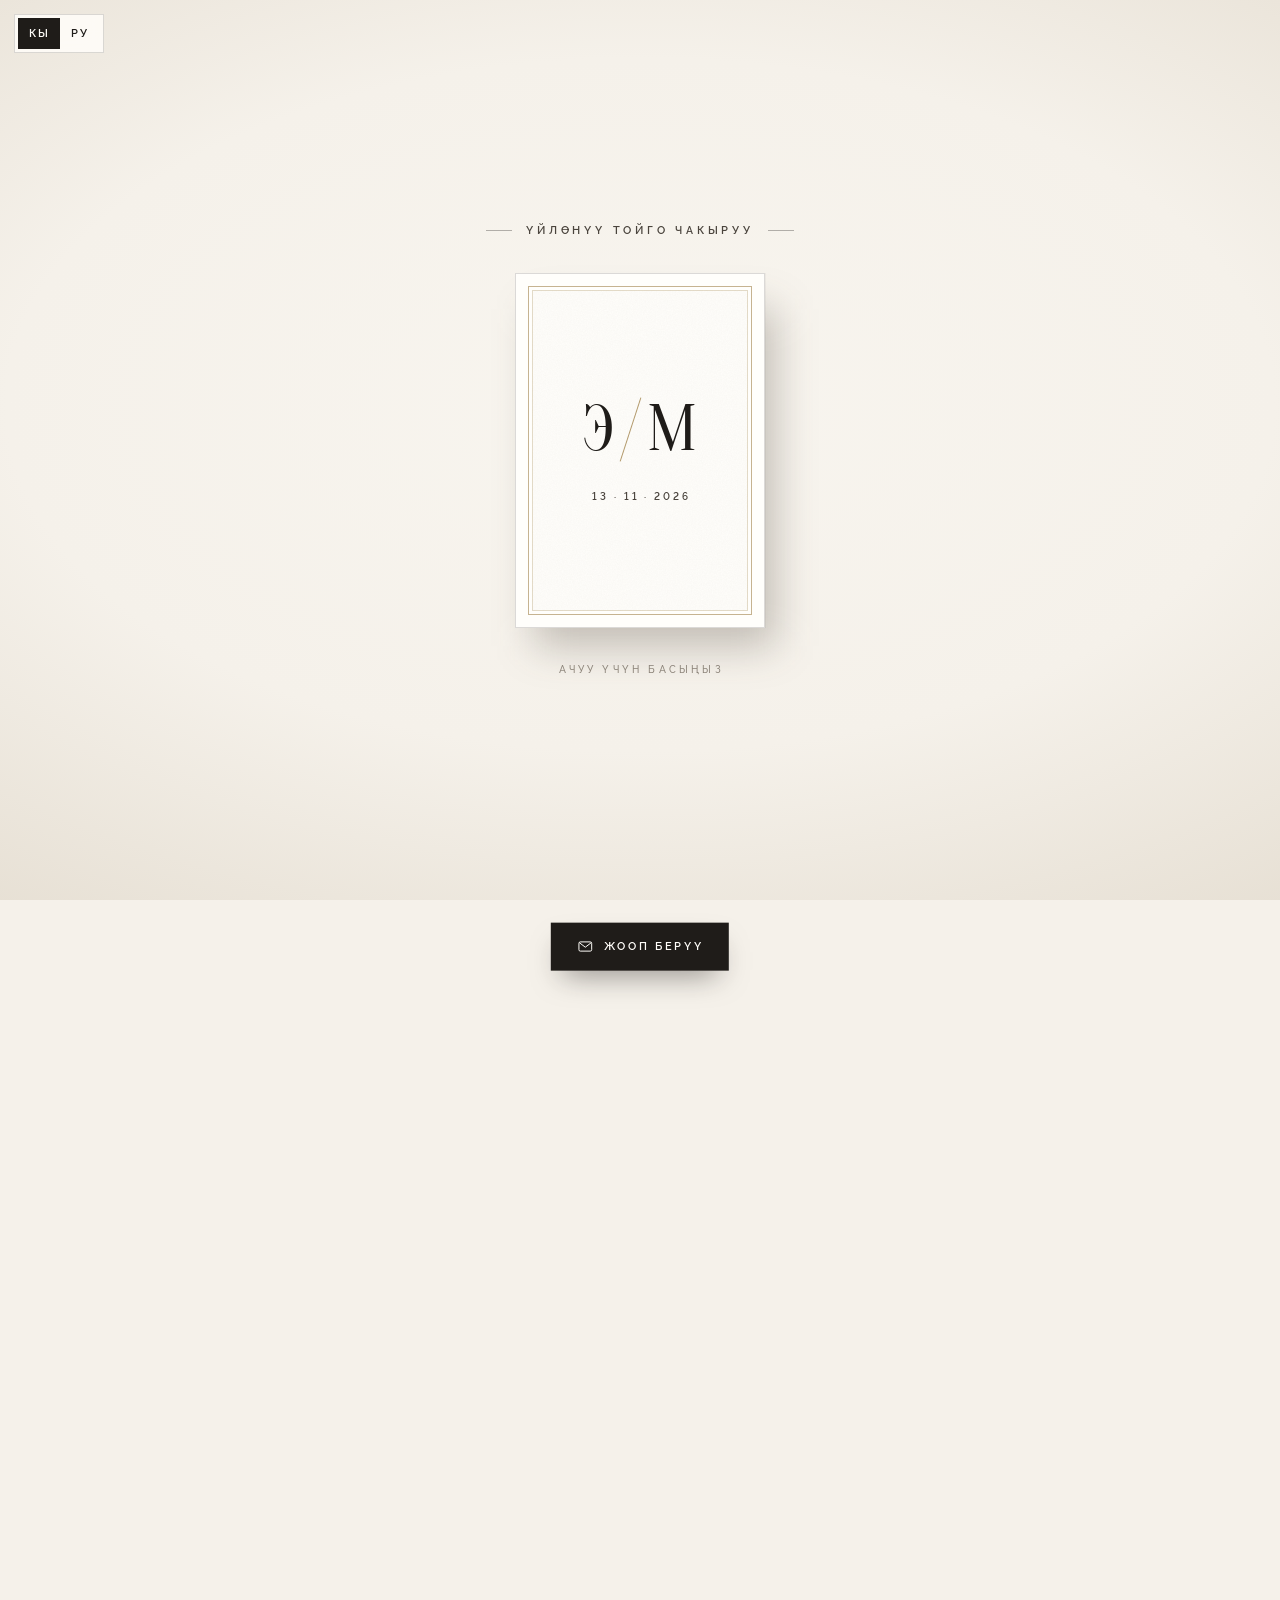
<file: v3/index.html>
<!DOCTYPE html>
<html lang="ky">
<head>
  <meta charset="UTF-8">
  <meta name="viewport" content="width=device-width, initial-scale=1.0, viewport-fit=cover">
  <meta name="theme-color" content="#f5f1ea">
  <title>Элдияр &amp; Медина — Үйлөнүү той</title>
  <meta name="description" content="Сиздерди Элдияр жана Мединанын үйлөнүү тоюна чакырабыз! 13-ноябрь 2026-жыл, жума, саат 17:00. «Жетиген» рестораны.">
  <meta property="og:title" content="Элдияр & Медина — Үйлөнүү той чакыруусу">
  <meta property="og:description" content="13-ноябрь 2026-жыл, саат 17:00 · «Жетиген» рестораны. Чакырууну ачуу үчүн шилтемени басыңыз.">
  <meta property="og:type" content="website">
  <meta property="og:url" content="https://magamed56.github.io/eldiyar-medina/v3/">
  <meta property="og:image" content="https://magamed56.github.io/eldiyar-medina/assets/og.jpg">
  <meta property="og:image:secure_url" content="https://magamed56.github.io/eldiyar-medina/assets/og.jpg">
  <meta property="og:image:alt" content="Элдияр & Медина — 13.11.2026, «Жетиген» рестораны">
  <meta property="og:site_name" content="Үйлөнүү той">
  <meta property="og:locale" content="ky_KG">
  <meta property="og:image:width" content="1080"><meta property="og:image:height" content="1080"><meta property="og:image:type" content="image/jpeg">
  <meta name="twitter:card" content="summary_large_image">
  <link rel="icon" href="data:image/svg+xml,<svg xmlns='http://www.w3.org/2000/svg' viewBox='0 0 100 100'><text y='.9em' font-size='90'>🤍</text></svg>">
  <link rel="preconnect" href="https://fonts.googleapis.com">
  <link rel="preconnect" href="https://fonts.gstatic.com" crossorigin>
  <link href="https://fonts.googleapis.com/css2?family=Oranienbaum&family=Old+Standard+TT:ital,wght@0,400;0,700;1,400&family=Raleway:wght@500;600&display=swap" rel="stylesheet">
  <link rel="stylesheet" href="style.css?v=d791a304">
</head>
<body>

  <!-- ===== Сызма гүлдөр, белгилер / Графичные веточки и иконки ===== -->
  <svg width="0" height="0" style="position:absolute" aria-hidden="true">
    <defs>
      <!-- Бутак / Веточка оливы, нарисованная одной линией -->
      <symbol id="sprig" viewBox="0 0 120 220">
        <g fill="none" stroke="currentColor" stroke-width="1" stroke-linecap="round" stroke-linejoin="round">
          <path pathLength="1" d="M58 218 C 56 170, 66 120, 60 66 C 57 40, 62 20, 70 4"/>
          <path pathLength="1" d="M58 184 C 40 182, 26 170, 20 152 C 38 152, 52 164, 58 184 Z"/>
          <path pathLength="1" d="M59 168 C 76 164, 90 150, 94 132 C 76 134, 62 148, 59 168 Z"/>
          <path pathLength="1" d="M61 138 C 44 136, 32 124, 28 106 C 46 108, 58 120, 61 138 Z"/>
          <path pathLength="1" d="M61 120 C 78 116, 90 102, 92 86 C 76 88, 64 102, 61 120 Z"/>
          <path pathLength="1" d="M60 92 C 46 90, 36 80, 33 64 C 48 66, 58 76, 60 92 Z"/>
          <path pathLength="1" d="M60 74 C 74 70, 84 58, 86 44 C 72 46, 62 58, 60 74 Z"/>
          <path pathLength="1" d="M60 48 C 50 44, 46 34, 46 24 C 56 28, 60 38, 60 48 Z"/>
          <path pathLength="1" d="M64 30 C 72 26, 76 18, 76 10 C 68 12, 64 20, 64 30 Z"/>
        </g>
        <g fill="currentColor"><circle cx="20" cy="152" r="1.6"/><circle cx="94" cy="132" r="1.6"/><circle cx="33" cy="64" r="1.6"/></g>
      </symbol>
      <!-- Бөлүм белгиси / Знак над разделами -->
      <symbol id="horn" viewBox="0 0 120 64">
        <g fill="none" stroke="currentColor" stroke-width="1" stroke-linecap="round">
          <path d="M8 34 H44 M76 34 H112"/>
          <path d="M60 46 C 60 38, 58 30, 60 18"/>
          <path d="M60 38 C 52 38, 46 32, 45 25 C 53 25, 59 31, 60 38 Z"/>
          <path d="M60 32 C 68 31, 74 25, 75 18 C 67 18, 61 24, 60 32 Z"/>
        </g>
        <circle cx="60" cy="50" r="1.8" fill="currentColor"/>
      </symbol>
      <symbol id="corner" viewBox="0 0 80 80"><path d="M2 60 V2 H60" fill="none" stroke="currentColor" stroke-width="1"/></symbol>
      <symbol id="i-clock" viewBox="0 0 24 24"><g fill="none" stroke="currentColor" stroke-width="1.4" stroke-linecap="round" stroke-linejoin="round"><circle cx="12" cy="12" r="9"/><path d="M12 7v5l3.2 2"/></g></symbol>
      <symbol id="i-flower" viewBox="0 0 24 24"><g fill="none" stroke="currentColor" stroke-width="1.3" stroke-linecap="round"><ellipse cx="12" cy="4.6" rx="2.9" ry="3.9"/><ellipse cx="12" cy="4.6" rx="2.9" ry="3.9" transform="rotate(72 12 10)"/><ellipse cx="12" cy="4.6" rx="2.9" ry="3.9" transform="rotate(144 12 10)"/><ellipse cx="12" cy="4.6" rx="2.9" ry="3.9" transform="rotate(216 12 10)"/><ellipse cx="12" cy="4.6" rx="2.9" ry="3.9" transform="rotate(288 12 10)"/><circle cx="12" cy="10" r="1.8"/><path d="M12 17v6M12 20.5c1.5-1.8 3.2-2.2 4.5-1.8"/></g></symbol>
      <symbol id="i-camera" viewBox="0 0 24 24"><g fill="none" stroke="currentColor" stroke-width="1.4" stroke-linecap="round" stroke-linejoin="round"><rect x="3" y="7" width="18" height="13" rx="3"/><path d="M8.5 7l1.4-2.5h4.2L15.5 7"/><circle cx="12" cy="13.5" r="3.6"/></g></symbol>
      <symbol id="i-heart" viewBox="0 0 24 24"><path fill="none" stroke="currentColor" stroke-width="1.4" stroke-linejoin="round" d="M12 20s-7.5-4.6-7.5-10.2A4.2 4.2 0 0 1 12 7.4a4.2 4.2 0 0 1 7.5 2.4C19.5 15.4 12 20 12 20z"/></symbol>
      <symbol id="i-rings" viewBox="0 0 24 24"><g fill="none" stroke="currentColor" stroke-width="1.4"><circle cx="9" cy="14" r="5.5"/><circle cx="15" cy="14" r="5.5"/><path d="M7.5 5.5 9 3.5l1.5 2" stroke-linejoin="round"/></g></symbol>
      <symbol id="i-letter" viewBox="0 0 24 24"><g fill="none" stroke="currentColor" stroke-width="1.4" stroke-linejoin="round"><rect x="3" y="6" width="18" height="13" rx="2"/><path d="M3.5 7l8.5 6.5L20.5 7"/></g></symbol>
      <symbol id="i-gift" viewBox="0 0 24 24"><g fill="none" stroke="currentColor" stroke-width="1.4" stroke-linejoin="round"><rect x="4" y="10" width="16" height="10" rx="1"/><rect x="3" y="7" width="18" height="3" rx="1"/><path d="M12 7v13M12 7c-1.5-3.5-6-3.5-5 0M12 7c1.5-3.5 6-3.5 5 0"/></g></symbol>
      <symbol id="i-music" viewBox="0 0 24 24"><g fill="none" stroke="currentColor" stroke-width="1.4" stroke-linecap="round"><path d="M9 18V6l10-2v12"/><circle cx="7" cy="18" r="2"/><circle cx="17" cy="16" r="2"/></g></symbol>
      <symbol id="i-dress" viewBox="0 0 24 24"><path fill="none" stroke="currentColor" stroke-width="1.4" stroke-linejoin="round" d="M9.5 3h5l-1 4.5L18 20.5H6l4.5-13z"/></symbol>
      <symbol id="i-pin" viewBox="0 0 24 24"><g fill="none" stroke="currentColor" stroke-width="1.4" stroke-linejoin="round"><path d="M12 21s-7-6.2-7-11a7 7 0 0 1 14 0c0 4.8-7 11-7 11z"/><circle cx="12" cy="10" r="2.5"/></g></symbol>
      <symbol id="i-cal" viewBox="0 0 24 24"><g fill="none" stroke="currentColor" stroke-width="1.4" stroke-linecap="round"><rect x="3" y="5" width="18" height="16" rx="2"/><path d="M3 10h18M8 3v4M16 3v4"/></g></symbol>
      <symbol id="i-quote" viewBox="0 0 48 36"><path fill="currentColor" d="M8 36C3 36 0 32 0 26 0 15 7 5 18 0l2 4C13 8 10 13 10 18c1 0 2-1 4-1 5 0 9 4 9 9s-4 10-15 10zm26 0c-5 0-8-4-8-10C26 15 33 5 44 0l2 4c-7 4-10 9-10 14 1 0 2-1 4-1 5 0 9 4 9 9s-4 10-15 10z"/></symbol>
      <symbol id="i-send" viewBox="0 0 24 24"><path fill="none" stroke="currentColor" stroke-width="1.4" stroke-linejoin="round" d="M21 3 10 14M21 3l-7 18-4-7-7-4z"/></symbol>
    </defs>
  </svg>

  <!-- ===== Мукаба: ачылуучу открытка / Обложка: открытка раскрывается как книжка ===== -->
  <div id="intro" class="intro" data-unlock="1750" data-hide="2450">
    <div class="intro__content">
      <div class="intro__head">
        <p class="intro__guest" id="intro-guest" hidden></p>
        <p class="intro__kicker" data-i18n="coverKicker">Үйлөнүү тойго чакыруу</p>
      </div>
      <div class="book-wrap">
        <button id="open-btn" class="book" type="button" aria-label="Чакырууну ачуу">
          <span class="book__page" aria-hidden="true">
            <span class="book__k" data-i18n="heroKicker">Үйлөнүү той</span>
            <span class="book__names"><span data-cfg="groom">Элдияр</span><i>&amp;</i><span data-cfg="bride">Медина</span></span>
            <span class="book__rule"></span>
            <span class="book__date" data-cfg="dateShort">13.11.2026</span>
          </span>
          <span class="book__cover" aria-hidden="true">
            <span class="book__front">
              <span class="book__mono"><span data-cfg="groomInitial">Э</span><i></i><span data-cfg="brideInitial">М</span></span>
              <span class="book__date"><span data-cfg="dateDay">13</span> · <span data-cfg="dateMonth">11</span> · <span data-cfg="dateYear">2026</span></span>
            </span>
            <span class="book__inner"><svg class="book__sprig"><use href="#sprig"/></svg></span>
          </span>
        </button>
      </div>
      <p class="intro__tap"><span data-i18n="tap">Ачуу үчүн басыңыз</span></p>
    </div>
  </div>

  <div class="lang" id="lang" role="group" aria-label="Тил / Язык">
    <button type="button" data-lang="ky" class="is-active">КЫ</button>
    <button type="button" data-lang="ru">РУ</button>
  </div>
  <button id="music-btn" class="music-btn" type="button" aria-label="Музыка" aria-pressed="false">
    <span class="music-btn__bars"><i></i><i></i><i></i><i></i></span>
  </button>
  <audio id="bg-music" loop preload="auto"></audio>
  <canvas id="fx" class="fx" aria-hidden="true"></canvas>
  <div class="progress" aria-hidden="true"></div>

  <main id="page" class="page">

    <!-- ===== Башкы экран ===== -->
    <header class="hero" id="hero">
      <svg class="hero__sprig hero__sprig--l" aria-hidden="true"><use href="#sprig"/></svg>
      <svg class="hero__sprig hero__sprig--r" aria-hidden="true"><use href="#sprig"/></svg>
      <div class="arch__inner hero__in">
        <div class="arch__photo" id="hero-photo" hidden></div>
        <p class="hero__guest" id="guest" hidden></p>
        <p class="hero__kicker"><span data-i18n="heroKicker">Үйлөнүү той</span></p>
        <h1 class="hero__names">
          <span class="hero__name" data-cfg="groom">Элдияр</span>
          <span class="hero__amp">&amp;</span>
          <span class="hero__name" data-cfg="bride">Медина</span>
        </h1>
        <div class="hero__date">
          <span data-cfg="dateDay">13</span><i></i><span data-cfg="dateMonth">11</span><i></i><span data-cfg="dateYear">2026</span>
        </div>
        <p class="hero__when"><span data-cfg="weekday">Жума</span> · <span data-cfg="timeStart">17:00</span></p>
        <p class="hero__venue" data-cfg="venueName">«Жетиген» рестораны</p>
      </div>
      <a href="#invite" class="scroll-hint" aria-label="Төмөн"><span></span></a>
    </header>

    <!-- ===== Чакыруу ===== -->
    <section id="invite" class="sec sec--invite">
      <div class="wrap reveal">
        <p class="kicker"><b>01</b><span data-i18n="kInvite">Чакыруу</span></p>
        <h2 class="title" data-cfg="inviteTitle">Урматтуу коноктор!</h2>
        <div class="card card--orn invite-card"><p class="lead" data-cfg="inviteText"></p></div>
      </div>
    </section>

    <!-- ===== Той салтанаты ===== -->
    <section class="sec sec--date" id="date">
      <div class="wrap reveal">
        <p class="kicker"><b>02</b><span data-i18n="kDate">Той салтанаты</span></p>
        <h2 class="title" data-cfg="dateLong">13-ноябрь 2026-жыл</h2>
        <p class="sub"><span data-cfg="weekday">Жума</span> · <span data-i18n="at">саат</span> <strong data-cfg="timeRange">17:00</strong></p>
        <div class="cal card" id="calendar" aria-label="Календарь"></div>
        <a id="cal-btn" class="btn btn--line" href="#" target="_blank" rel="noopener"><svg class="btn__ic"><use href="#i-cal"/></svg><span data-i18n="calBtn">Календарга кошуу</span></a>
      </div>
    </section>

    <!-- ===== Тойго чейин ===== -->
    <section class="sec sec--countdown">
      <div class="wrap reveal">
        <p class="kicker"><b>03</b><span data-i18n="kCountdown">Тойго чейин</span></p>
        <h2 class="title" data-i18n="countdownTitle">Калды</h2>
        <div id="countdown" class="cd" aria-live="polite">
          <div class="cd__item"><span class="cd__num" data-unit="days">00</span><span class="cd__label" data-i18n="days">күн</span></div>
          <div class="cd__item"><span class="cd__num" data-unit="hours">00</span><span class="cd__label" data-i18n="hours">саат</span></div>
          <div class="cd__item"><span class="cd__num" data-unit="minutes">00</span><span class="cd__label" data-i18n="minutes">мүнөт</span></div>
          <div class="cd__item"><span class="cd__num" data-unit="seconds">00</span><span class="cd__label" data-i18n="seconds">секунд</span></div>
        </div>
      </div>
    </section>

    <!-- ===== Дарегибиз ===== -->
    <section class="sec sec--venue" id="venue">
      <div class="wrap reveal">
        <p class="kicker"><b>04</b><span data-i18n="kVenue">Дарегибиз</span></p>
        <h2 class="title" data-cfg="venueName">«Жетиген» рестораны</h2>
        <p class="sub" data-cfg="addressLine" hidden></p>
        <div class="map-arch">
          <iframe id="map" title="Карта" loading="lazy" referrerpolicy="no-referrer-when-downgrade" allowfullscreen hidden></iframe>
          <div class="map-arch__empty" id="map-empty">
            <svg class="map-arch__pin" aria-hidden="true"><use href="#i-pin"/></svg>
            <p class="map-arch__name" data-cfg="venueName">«Жетиген» рестораны</p>
            <p class="map-arch__time"><span data-cfg="dateShort">13.11.2026</span> · <span data-cfg="timeStart">17:00</span></p>
          </div>
        </div>
        <div class="btn-row">
          <a id="route-btn" class="btn btn--gold" href="#" target="_blank" rel="noopener"><svg class="btn__ic"><use href="#i-pin"/></svg><span data-i18n="routeBtn">Картадан кароо</span></a>
        </div>
      </div>
    </section>

    <!-- ===== Той ээлери ===== -->
    <section class="sec sec--hosts" id="hosts">
      <div class="wrap reveal">
        <p class="kicker"><b>05</b><span data-i18n="kHosts">Той ээлери</span></p>
        <div class="hosts" id="hosts-list"></div>
        <p class="hosts__text" data-cfg="hostsText">Сиздерди ак дасторконубуздун кадырлуу коногу болууга чакырабыз</p>
      </div>
    </section>

    <!-- ===== Эскертүү ===== -->
    <section class="sec sec--notes" id="notes-sec">
      <div class="wrap reveal">
        <p class="kicker"><b>06</b><span data-i18n="kNotes">Эскертүү</span></p>
        <h2 class="title" data-i18n="notesTitle">Маанилүү маалымат</h2>
        <div id="notes" class="notes"></div>
      </div>
    </section>

    <!-- ===== Суроо (RSVP) ===== -->
    <section id="rsvp" class="sec sec--rsvp">
      <div class="wrap reveal">
        <p class="kicker"><b>07</b><span data-i18n="kRsvp">Суроо</span></p>
        <h2 class="title" data-i18n="rsvpTitle">Тойго келесизби?</h2>
        <p class="sub" data-i18n="rsvpSub">Жообуңузду алдын ала билдирип коюңуз</p>

        <div class="card form-card">
          <form id="rsvp-form" class="form" novalidate>
            <label class="field">
              <span class="field__label" data-i18n="nameLabel">Аты-жөнүңүз</span>
              <input type="text" name="name" required maxlength="80" placeholder="Мисалы: Айбек Асанов" data-i18n-ph="namePh" autocomplete="name">
              <small class="field__hint" data-i18n="nameHint">Жубайыңыз менен келе турчу болсоңуз, анын да атын кошо жазып кетиңиз</small>
            </label>
            <fieldset class="field">
              <legend class="field__label" data-i18n="rsvpTitle">Тойго келесизби?</legend>
              <div class="choices">
                <label class="choice"><input type="radio" name="attend" value="yes" checked><span class="choice__box"><svg><use href="#i-heart"/></svg><span data-i18n="yes">Келемин</span></span></label>
                <label class="choice"><input type="radio" name="attend" value="both"><span class="choice__box"><svg><use href="#i-rings"/></svg><span data-i18n="both">Жубайым менен келемин</span></span></label>
                <label class="choice"><input type="radio" name="attend" value="no"><span class="choice__box"><svg><use href="#i-letter"/></svg><span data-i18n="no">Келе албаймын</span></span></label>
              </div>
            </fieldset>
            <div class="field" id="guests-field">
              <span class="field__label" id="guests-label" data-i18n="guestsLabel">Канча адам келесиз?</span>
              <div class="stepper" role="group" aria-labelledby="guests-label">
                <button type="button" class="stepper__btn" data-step="-1" aria-label="−">−</button>
                <output class="stepper__val" id="guests-val">1</output>
                <button type="button" class="stepper__btn" data-step="1" aria-label="+">+</button>
              </div>
              <input type="hidden" name="guests" value="1">
            </div>
            <label class="field">
              <span class="field__label" data-i18n="wishLabel">Каалоо (милдеттүү эмес)</span>
              <textarea name="wish" rows="3" placeholder="Жаш үй-бүлөгө бир-эки жылуу сөз…" data-i18n-ph="wishPh" maxlength="300"></textarea>
              <small class="field__hint" data-i18n="wishHint">Каалооңуз ушул сайттагы «Каалоолор» бөлүмүндө көрүнөт</small>
            </label>
            <button id="rsvp-submit" class="btn btn--gold btn--wide" type="submit"><svg class="btn__ic"><use href="#i-send"/></svg><span data-i18n="submit">Жөнөтүү</span></button>
            <p class="form__note" id="form-note" role="status"></p>
          </form>

          <div id="rsvp-success" class="success" hidden>
            <svg class="success__heart" viewBox="0 0 24 24" aria-hidden="true"><use href="#i-heart"/></svg>
            <h3 id="thanks-title" data-i18n="thanks">Рахмат!</h3>
            <p id="thanks-text" data-i18n-html="received">Жообуңуз кабыл алынды.<br>Сизди тойдо күтөбүз.</p>
            <p class="success__answer" id="answer-echo"></p>
            <button type="button" class="btn btn--line btn--small" id="change-btn"><span data-i18n="change">Жоопту өзгөртүү</span></button>
          </div>
        </div>
      </div>
    </section>

    <!-- ===== Каалоолор / Пожелания гостей ===== -->
    <section class="sec sec--wishes" id="wishes-sec" hidden>
      <div class="wrap reveal">
        <p class="kicker"><b>08</b><span data-i18n="kWishes">Каалоолор</span></p>
        <h2 class="title" data-i18n="wishesTitle">Конокторубуздун жылуу сөздөрү</h2>
        <div class="wishes" id="wishes"></div>
      </div>
    </section>

    <!-- ===== Аягы ===== -->
    <footer class="footer">
      <div class="wrap reveal">
        <svg class="footer__sprig" aria-hidden="true"><use href="#sprig"/></svg>
        <p class="footer__text" data-cfg="closingText">Сиздерди чыдамсыздык менен күтөбүз!</p>
        <p class="footer__names"><span data-cfg="groom">Элдияр</span><i>&amp;</i><span data-cfg="bride">Медина</span></p>
        <p class="footer__date" data-cfg="dateShort">13.11.2026</p>
      </div>
    </footer>
  </main>

  <a href="#rsvp" class="cta" id="cta" aria-hidden="true" tabindex="-1"><svg class="btn__ic"><use href="#i-letter"/></svg><span data-i18n="cta">Жооп берүү</span></a>

  <script src="../config.js?v=d791a304"></script>
  <script src="../script.js?v=d791a304"></script>
</body>
</html>
</file>
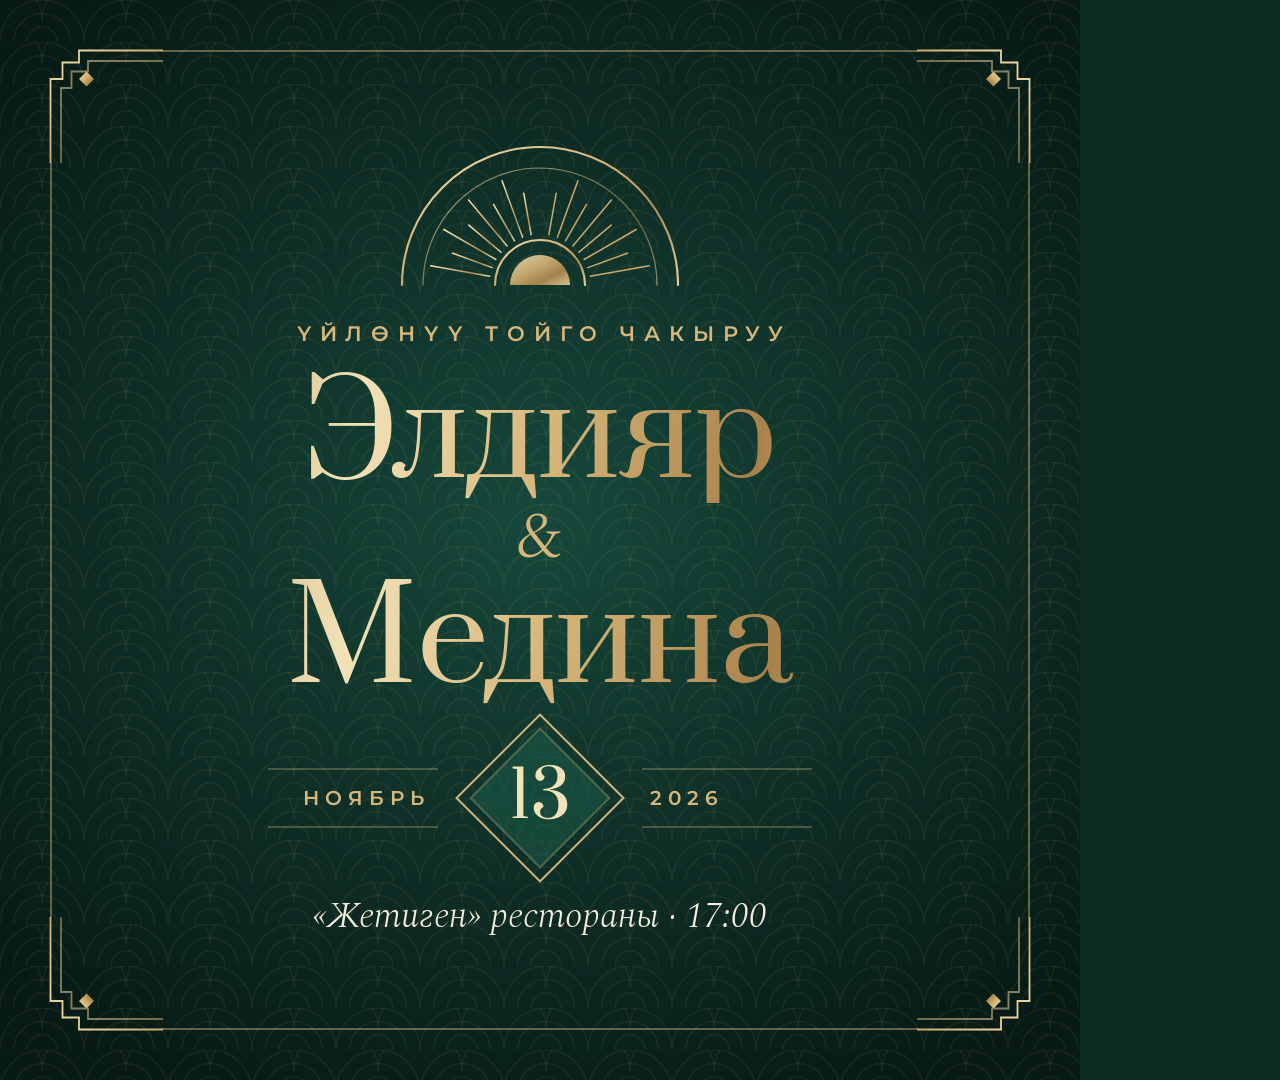
<file: og.html>
<!DOCTYPE html>
<!-- Шилтеме сүрөтү / Картинка для превью ссылки (assets/og.jpg, 1080×1080), вариант «Зумурут».
     Пересоздать: открыть через локальный сервер и сделать скриншот 1080×1080 (README). -->
<html lang="ky">
<head>
  <meta charset="UTF-8">
  <title>OG</title>
  <link href="https://fonts.googleapis.com/css2?family=Prata&family=Spectral:ital,wght@0,300;1,300;1,400&family=Montserrat:wght@600&display=swap" rel="stylesheet">
  <link rel="stylesheet" href="style.css">
  <style>
    html, body { width: 1080px; height: 1080px; margin: 0; overflow: hidden; }
    body { position: relative; display: flex; flex-direction: column; align-items: center; justify-content: center; text-align: center;
      background: radial-gradient(70% 60% at 50% 48%, #17483b 0%, #0d2a23 62%, #071a15 100%); }
    body::before { content: ""; position: absolute; inset: 0; background: var(--deco); background-size: 84px 42px; }
    .fr { position: absolute; inset: 46px; opacity: 1; transform: none; }
    .fr .hero__corner { width: 120px; height: 120px; }
    .fr { background:
      linear-gradient(var(--gl), var(--gl)) 50% 4px / calc(100% - 232px) 2px no-repeat,
      linear-gradient(var(--gl), var(--gl)) 50% calc(100% - 4px) / calc(100% - 232px) 2px no-repeat,
      linear-gradient(var(--gl), var(--gl)) 4px 50% / 2px calc(100% - 232px) no-repeat,
      linear-gradient(var(--gl), var(--gl)) calc(100% - 4px) 50% / 2px calc(100% - 232px) no-repeat; }
    .c { position: relative; display: flex; flex-direction: column; align-items: center; }
    .f { width: 300px; height: 156px; }
    .k { margin-top: 26px; font-family: var(--sans); font-size: 21px; font-weight: 600; letter-spacing: .42em; padding-left: .42em; text-transform: uppercase; color: var(--gold); }
    .n { display: flex; flex-direction: column; align-items: center; margin: 22px 0 30px; font-family: var(--display); font-size: 128px; line-height: 1.02; }
    .n i { font-family: var(--serif); font-style: italic; font-weight: 300; font-size: 66px; line-height: 1; color: var(--gold); margin: 2px 0 6px; }
    .n .foil { animation: none; background-position: 30% 0; }
    .d { display: flex; align-items: center; gap: 30px; }
    .d span:not(.g) { width: 170px; padding: 12px 0; border-top: 2px solid var(--line); border-bottom: 2px solid var(--line); font-family: var(--sans); font-size: 20px; font-weight: 600; letter-spacing: .3em; text-transform: uppercase; color: var(--gold); }
    .d span:first-child { text-align: right; padding-right: 8px; } .d span:last-child { text-align: left; padding-left: 8px; }
    .g { position: relative; display: grid; place-items: center; width: 120px; height: 120px; margin: 0 12px; }
    .g::before, .g::after { content: ""; position: absolute; inset: 0; border: 2px solid var(--gold); transform: rotate(45deg); }
    .g::after { inset: 10px; border-color: var(--line); background: rgba(28, 92, 74, .55); }
    .g b { position: relative; z-index: 1; font-family: var(--display); font-weight: 400; font-size: 64px; line-height: 1; color: var(--gold-hi); }
    .v { margin-top: 30px; font-family: var(--serif); font-style: italic; font-weight: 300; font-size: 36px; color: var(--ivory); }
  </style>
</head>
<body>
  <svg width="0" height="0" style="position:absolute" aria-hidden="true">
    <defs>
      <linearGradient id="gold" x1="0" y1="0" x2="1" y2="1"><stop offset="0" stop-color="#f3e2b6"/><stop offset=".45" stop-color="#d2b073"/><stop offset=".7" stop-color="#b38b4f"/><stop offset="1" stop-color="#e9d39e"/></linearGradient>
      <symbol id="corner" viewBox="0 0 80 80">
        <g fill="none" stroke="url(#gold)" stroke-width="1.2"><path d="M3 78 V22 H11 V11 H22 V3 H78"/><path d="M10 78 V28 H17 V17 H28 V10 H78" stroke-opacity=".55"/></g>
        <path d="M22 22 l5 -5 5 5 -5 5z" fill="url(#gold)"/>
      </symbol>
      <symbol id="fan" viewBox="0 0 200 104">
        <g fill="none" stroke="url(#gold)" stroke-linecap="round">
          <path d="M8 100 A92 92 0 0 1 192 100" stroke-width="1.4"/>
          <path d="M22 100 A78 78 0 0 1 178 100" stroke-width=".8" stroke-opacity=".6"/>
          <g id="fan-rays" stroke-width="1"></g>
          <path d="M70 100 A30 30 0 0 1 130 100" stroke-width="1.4"/>
        </g>
        <path d="M80 100 A20 20 0 0 1 120 100 Z" fill="url(#gold)" fill-opacity=".9"/>
      </symbol>
    </defs>
  </svg>
  <div class="hero__frame fr" aria-hidden="true">
    <svg class="hero__corner hero__corner--tl"><use href="#corner"/></svg>
    <svg class="hero__corner hero__corner--tr"><use href="#corner"/></svg>
    <svg class="hero__corner hero__corner--bl"><use href="#corner"/></svg>
    <svg class="hero__corner hero__corner--br"><use href="#corner"/></svg>
  </div>
  <div class="c">
    <svg class="f"><use href="#fan"/></svg>
    <p class="k">Үйлөнүү тойго чакыруу</p>
    <p class="n"><span class="foil">Элдияр</span><i>&amp;</i><span class="foil">Медина</span></p>
    <div class="d"><span>Ноябрь</span><span class="g"><b>13</b></span><span>2026</span></div>
    <p class="v">«Жетиген» рестораны · 17:00</p>
  </div>
  <script>
    (function () {
      var g = document.getElementById("fan-rays"), h = "";
      for (var i = 1; i < 18; i++) {
        var a = Math.PI * i / 18, c = Math.cos(a), s = Math.sin(a), r1 = 34, r2 = i % 2 ? 74 : 62;
        h += '<line x1="' + (100 - r1 * c).toFixed(1) + '" y1="' + (100 - r1 * s).toFixed(1) + '" x2="' + (100 - r2 * c).toFixed(1) + '" y2="' + (100 - r2 * s).toFixed(1) + '"/>';
      }
      g.innerHTML = h;
    })();
  </script>
</body>
</html>
</file>
<file: style.css>
/* =====================================================================
   Вариант «Зумурут» (основной): изумруд и золото, ар-деко и кочкор мүйүз,
   обложка — конверт с восковой печатью
   ===================================================================== */
:root {
  --bg: #0d2a23;
  --bg-2: #0f3129;
  --emerald: #14493b;
  --emerald-2: #1c5c4a;
  --gold: #d6b67a;
  --gold-2: #b8955c;
  --gold-hi: #f2e2b8;
  --ivory: #f4ecdc;
  --paper: #fbf7ee;
  --ink: #1d3a31;
  --ink-soft: #566b62;
  --text: #ebe3cf;
  --muted: #9fb4a8;
  --line: rgba(214, 182, 122, .3);
  --line-p: rgba(184, 149, 92, .4);
  --foil: linear-gradient(100deg, #b8955c 0%, #f2e2b8 22%, #d6b67a 40%, #a9824b 60%, #ecd8a6 80%, #c7a468 100%);
  --display: "Prata", Georgia, "Times New Roman", serif;
  --serif: "Spectral", Georgia, "Times New Roman", serif;
  --sans: "Montserrat", system-ui, -apple-system, "Segoe UI", Roboto, sans-serif;
  --ease: cubic-bezier(.2, .7, .2, 1);
  --dust-rgb: 236, 210, 150;
  --dust-speed: .8;
  --confetti: #f2e2b8, #d6b67a, #b8955c, #fbf7ee, #2f7a62, #1c5c4a;
  --deco: url("data:image/svg+xml,%3Csvg xmlns='http://www.w3.org/2000/svg' width='56' height='28'%3E%3Cg fill='none' stroke='%23d6b67a' stroke-opacity='.075'%3E%3Cpath d='M0 28a28 28 0 0 1 56 0M9 28a19 19 0 0 1 38 0M18 28a10 10 0 0 1 20 0'/%3E%3Cpath d='M-28 14a28 28 0 0 1 56 0M28 14a28 28 0 0 1 56 0'/%3E%3C/g%3E%3C/svg%3E");
}

* { box-sizing: border-box; }
html { scroll-behavior: smooth; -webkit-text-size-adjust: 100%; background: var(--bg); overflow-x: hidden; }
body {
  margin: 0; min-height: 100vh;
  font-family: var(--serif); font-weight: 300; font-size: 19px; line-height: 1.6; font-variant-numeric: lining-nums;
  color: var(--text); background: var(--bg) var(--deco);
  overflow-x: hidden; -webkit-font-smoothing: antialiased;
}
body.locked { overflow: hidden; height: 100vh; }
h1, h2, h3, p { margin: 0; font-weight: 400; }
a { color: inherit; }
button { font: inherit; color: inherit; }
svg use { pointer-events: none; }
.foil { background: var(--foil); background-size: 220% 100%; -webkit-background-clip: text; background-clip: text; color: transparent; -webkit-text-fill-color: transparent; animation: foil 7s ease-in-out infinite alternate; }
@keyframes foil { to { background-position: 100% 0; } }

/* ---------- Баскычтар / Кнопки ---------- */
.btn {
  position: relative; display: inline-flex; align-items: center; justify-content: center; gap: .7em;
  padding: 15px 30px; border-radius: 2px; border: 1px solid transparent;
  font-family: var(--sans); font-size: 11.5px; font-weight: 600; letter-spacing: .22em; text-transform: uppercase;
  text-decoration: none; cursor: pointer; overflow: hidden; -webkit-tap-highlight-color: transparent;
  transition: transform .35s var(--ease), box-shadow .35s, background-color .35s, color .35s, border-color .35s;
}
.btn > * { position: relative; z-index: 1; }
.btn__ic { width: 18px; height: 18px; flex: none; }
.btn--gold { color: var(--bg); background: linear-gradient(110deg, #c29f62, #efdcaa 45%, #c9a96d 70%, #e3c98f); box-shadow: 0 0 0 1px rgba(242, 226, 184, .5) inset, 0 14px 28px -12px rgba(0, 0, 0, .6); }
.btn--gold::after { content: ""; position: absolute; inset: 0; background: linear-gradient(110deg, transparent 35%, rgba(255, 255, 255, .55) 50%, transparent 65%); transform: translateX(-120%); animation: shine 5s ease-in-out 1.5s infinite; }
@keyframes shine { 0%, 60% { transform: translateX(-120%); } 85%, 100% { transform: translateX(120%); } }
.btn--gold:hover { transform: translateY(-2px); }
.btn--gold:disabled { opacity: .65; cursor: wait; }
.btn--line { color: var(--gold-hi); border-color: var(--gold); background: rgba(13, 42, 35, .4); }
.btn--line:hover { background: var(--gold); color: var(--bg); transform: translateY(-2px); }
.card .btn--line { color: var(--ink); border-color: var(--gold-2); background: transparent; }
.card .btn--line:hover { background: var(--ink); color: var(--gold-hi); }
.btn--small { padding: 11px 22px; font-size: 10.5px; }
.btn--wide { width: 100%; }
.btn-row { display: flex; flex-wrap: wrap; gap: 12px; justify-content: center; }
.btn:focus-visible, .choice input:focus-visible + .choice__box, .stepper__btn:focus-visible, .env:focus-visible { outline: 2px solid var(--gold); outline-offset: 3px; }
.ripple { position: absolute; border-radius: 50%; background: rgba(255, 255, 255, .5); transform: scale(0); animation: ripple .8s ease-out forwards; pointer-events: none; }
@keyframes ripple { to { transform: scale(2.4); opacity: 0; } }

/* ---------- Мукаба: конверт / Обложка: конверт ---------- */
.intro {
  --ew: min(82vw, 340px); --eh: calc(var(--ew) * .694);
  position: fixed; inset: 0; z-index: 100; overflow: hidden; text-align: center; touch-action: none;
  display: flex; align-items: center; justify-content: center;
  background: radial-gradient(120% 75% at 50% 42%, #17483b 0%, #0d2a23 58%, #071a15 100%);
}
.intro::before { content: ""; position: absolute; inset: 0; background: var(--deco); pointer-events: none; }
.intro.is-open { opacity: 0; transform: scale(1.05); transition: opacity .7s ease 1.75s, transform 1s ease 1.75s; }
.intro.is-hidden { visibility: hidden; pointer-events: none; }
.intro__dust { position: absolute; inset: 0; width: 100%; height: 100%; pointer-events: none; }
.intro .intro__frame { opacity: 1; transform: none; animation: fadeIn 1.4s ease .2s both; }
.intro__content { position: relative; display: flex; flex-direction: column; align-items: center; padding: 0 16px; }
.intro__head, .intro__foot { display: flex; flex-direction: column; align-items: center; transition: opacity .5s, transform .8s var(--ease); }
.intro.is-open .intro__head { opacity: 0; transform: translateY(-16px); }
.intro.is-open .intro__foot { opacity: 0; transform: translateY(16px); }
.intro__guest { font-family: var(--serif); font-style: italic; font-size: clamp(22px, 6.2vw, 28px); color: var(--gold-hi); margin-bottom: 6px; animation: rise 1.2s var(--ease) .2s both; }
.intro__kicker { font-family: var(--sans); font-size: 10.5px; font-weight: 600; letter-spacing: .38em; padding-left: .38em; text-transform: uppercase; color: var(--gold); animation: rise 1.2s var(--ease) .35s both; }
.intro__names { display: flex; align-items: baseline; justify-content: center; flex-wrap: wrap; gap: 0 .3em; font-family: var(--display); font-size: clamp(30px, 9vw, 42px); line-height: 1.15; color: var(--ivory); animation: rise 1.2s var(--ease) .9s both; }
.intro__names i { font-family: var(--serif); font-weight: 300; font-size: .9em; color: var(--gold); }
.intro__date { display: flex; align-items: center; gap: 12px; margin-top: 10px; font-family: var(--sans); font-size: 12px; font-weight: 600; letter-spacing: .32em; color: var(--gold); animation: rise 1.2s var(--ease) 1.05s both; }
.intro__date b { width: 5px; height: 5px; background: var(--gold); transform: rotate(45deg); }
.intro__tap { margin-top: 22px; font-family: var(--sans); font-size: 10px; letter-spacing: .3em; padding-left: .3em; text-transform: uppercase; color: var(--muted); animation: rise 1.2s var(--ease) 1.25s both; }
.intro__tap span { display: inline-block; animation: breathe 2.4s ease-in-out 2.4s infinite; }
@keyframes rise { from { opacity: 0; transform: translateY(16px); } }
@keyframes breathe { 50% { opacity: .35; } }

.env-wrap { margin: 34px 0 32px; animation: envIn 1.3s var(--ease) .5s both; }
@keyframes envIn { from { opacity: 0; transform: translateY(40px) rotate(-4deg) scale(.92); } }
.env {
  position: relative; z-index: 0; display: block; width: var(--ew); height: var(--eh); padding: 0; border: 0; background: none;
  cursor: pointer; perspective: 1100px; -webkit-tap-highlight-color: transparent; transition: transform 1s var(--ease) 1s;
}
.env::before { content: ""; position: absolute; z-index: -1; left: 6%; right: 6%; top: 18%; bottom: -8%; border-radius: 50%; background: rgba(0, 0, 0, .55); filter: blur(22px); }
.env__back { position: absolute; inset: 0; border-radius: 5px; background: linear-gradient(#dccaa6, #e7d9bb); box-shadow: inset 0 0 0 1px rgba(184, 149, 92, .35); }
.env__card {
  position: absolute; z-index: 2; left: 5%; right: 5%; top: 5%; height: 90%; padding: 14px 10px 0;
  display: flex; flex-direction: column; align-items: center;
  background: var(--paper); border-radius: 3px; box-shadow: inset 0 0 0 1px var(--line-p), inset 0 0 0 5px var(--paper), inset 0 0 0 6px rgba(184, 149, 92, .25), 0 -6px 18px rgba(0, 0, 0, .12);
  transition: transform 1s var(--ease) 1s;
}
.env__card-orn { width: 54px; height: 29px; }
.env__card-names { display: flex; align-items: baseline; gap: .25em; font-family: var(--display); font-size: clamp(20px, 6vw, 26px); line-height: 1.2; color: var(--ink); }
.env__card-names i { font-family: var(--serif); font-style: italic; font-weight: 300; color: var(--gold-2); }
.env__card-date { margin-top: 4px; font-family: var(--sans); font-size: 10px; font-weight: 600; letter-spacing: .3em; color: var(--gold-2); }
.env__front { position: absolute; z-index: 3; inset: 0; width: 100%; height: 100%; border-radius: 5px; filter: drop-shadow(0 -1px 2px rgba(120, 90, 40, .18)); }
.env__flap { position: absolute; z-index: 4; left: 0; top: 0; width: 100%; height: 57.6%; transform-origin: 50% 0; transform-style: preserve-3d; }
.env__flap svg { position: absolute; inset: 0; width: 100%; height: 100%; -webkit-backface-visibility: hidden; backface-visibility: hidden; }
.env__flap-out { filter: drop-shadow(0 3px 3px rgba(90, 60, 20, .22)); }
.env__flap-in { transform: rotateX(180deg); }
.env__seal {
  position: absolute; z-index: 5; left: 50%; top: 55%; width: 78px; height: 78px; margin: -39px 0 0 -39px;
  display: grid; place-items: center; border-radius: 47% 53% 45% 55% / 54% 46% 55% 45%;
  background: radial-gradient(circle at 34% 30%, #3b8a70 0%, #165545 38%, #0b3328 78%, #08281f 100%);
  box-shadow: inset 0 0 0 5px rgba(0, 0, 0, .14), inset 3px 4px 6px rgba(255, 255, 255, .14), inset -4px -5px 8px rgba(0, 0, 0, .3), 0 7px 14px rgba(0, 0, 0, .35);
  animation: sealIn .9s cubic-bezier(.3, 1.5, .5, 1) 1.3s both, sealPulse 2.8s ease-in-out 2.6s infinite;
}
.env__seal-ring { display: flex; align-items: center; justify-content: center; width: 56px; height: 56px; border-radius: 50%; box-shadow: 0 0 0 1px rgba(214, 182, 122, .65), inset 0 0 0 3px rgba(0, 0, 0, .12); font-family: var(--display); font-size: 21px; line-height: 1; }
.env__seal-ring > span, .env__seal-ring b { background: var(--foil); -webkit-background-clip: text; background-clip: text; color: transparent; -webkit-text-fill-color: transparent; }
.env__seal-ring b { font-family: var(--serif); font-weight: 300; font-size: .8em; margin: 0 1px; }
@keyframes sealIn { from { opacity: 0; transform: scale(2.2); } }
@keyframes sealPulse { 50% { transform: scale(1.07); } }
.intro.is-open .env__seal { animation: sealOut .55s cubic-bezier(.5, 0, .75, 0) forwards; }
@keyframes sealOut { 25% { transform: scale(1.15) rotate(6deg); } 100% { transform: scale(.3) translateY(40px) rotate(-20deg); opacity: 0; } }
.intro.is-open .env__flap { transform: rotateX(180deg); z-index: 1; transition: transform .8s cubic-bezier(.55, 0, .3, 1) .3s, z-index 0s .7s; }
.intro.is-open .env__card { transform: translateY(-60%); }
.intro.is-open .env { transform: translateY(24%); }

/* ---------- Үстүңкү баскычтар / Верхние кнопки ---------- */
.lang { position: fixed; top: max(14px, env(safe-area-inset-top)); left: 14px; z-index: 120; display: flex; padding: 3px; border-radius: 999px; background: rgba(13, 42, 35, .75); border: 1px solid var(--line); -webkit-backdrop-filter: blur(8px); backdrop-filter: blur(8px); }
.lang button { border: 0; background: none; color: var(--gold); font-family: var(--sans); font-size: 10.5px; font-weight: 600; letter-spacing: .14em; padding: 7px 11px; border-radius: 999px; cursor: pointer; transition: background .3s, color .3s; }
.lang button.is-active { background: var(--gold); color: var(--bg); }
.music-btn { position: fixed; top: max(14px, env(safe-area-inset-top)); right: 14px; z-index: 120; width: 44px; height: 44px; border-radius: 50%; display: grid; place-items: center; cursor: pointer; border: 1px solid var(--line); background: rgba(13, 42, 35, .75); -webkit-backdrop-filter: blur(8px); backdrop-filter: blur(8px); opacity: 0; transform: scale(.7); pointer-events: none; transition: opacity .5s, transform .5s var(--ease); }
.music-btn.is-visible { opacity: 1; transform: none; pointer-events: auto; }
.music-btn__bars { display: flex; align-items: flex-end; gap: 3px; height: 16px; }
.music-btn__bars i { width: 3px; height: 4px; background: var(--gold); border-radius: 2px; }
.music-btn.is-playing .music-btn__bars i { animation: bar 1s ease-in-out infinite; }
.music-btn.is-playing .music-btn__bars i:nth-child(2) { animation-delay: -.3s; }
.music-btn.is-playing .music-btn__bars i:nth-child(3) { animation-delay: -.6s; }
.music-btn.is-playing .music-btn__bars i:nth-child(4) { animation-delay: -.15s; }
@keyframes bar { 50% { height: 16px; } }
.progress { position: fixed; top: 0; left: 0; right: 0; height: 2px; z-index: 110; background: var(--foil); transform-origin: 0 50%; transform: scaleX(var(--sp, 0)); }
.fx { position: fixed; inset: 0; width: 100%; height: 100%; z-index: 90; pointer-events: none; }

/* ---------- Башкы экран / Главный экран ---------- */
.hero {
  position: relative; min-height: 100vh; min-height: 100svh; overflow: hidden;
  display: flex; flex-direction: column; align-items: center; justify-content: center;
  padding: max(84px, calc(env(safe-area-inset-top) + 72px)) 30px 128px; text-align: center;
  background: radial-gradient(90% 55% at 50% 45%, rgba(35, 100, 80, .55), transparent 72%);
}
.hero__dust { position: absolute; inset: 0; width: 100%; height: 100%; pointer-events: none; }
.hero__frame {
  --gl: rgba(214, 182, 122, .45);
  position: absolute; top: max(64px, calc(env(safe-area-inset-top) + 54px)); bottom: 24px; left: 14px; right: 14px; pointer-events: none;
  background:
    linear-gradient(var(--gl), var(--gl)) 50% 2px / calc(100% - 116px) 1px no-repeat,
    linear-gradient(var(--gl), var(--gl)) 50% calc(100% - 2px) / calc(100% - 116px) 1px no-repeat,
    linear-gradient(var(--gl), var(--gl)) 2px 50% / 1px calc(100% - 116px) no-repeat,
    linear-gradient(var(--gl), var(--gl)) calc(100% - 2px) 50% / 1px calc(100% - 116px) no-repeat;
  opacity: 0; transform: scale(.97); transition: opacity 1.4s ease .2s, transform 1.6s var(--ease) .2s;
}
body.opened .hero__frame { opacity: 1; transform: none; }
.hero__corner { position: absolute; width: 60px; height: 60px; }
.hero__corner--tl { top: 0; left: 0; }
.hero__corner--tr { top: 0; right: 0; transform: scaleX(-1); }
.hero__corner--bl { bottom: 0; left: 0; transform: scaleY(-1); }
.hero__corner--br { bottom: 0; right: 0; transform: scale(-1, -1); }
.hero__in { position: relative; z-index: 1; display: flex; flex-direction: column; align-items: center; }
.arch__inner > * { opacity: 0; transform: translateY(14px); }
body.opened .arch__inner > * { opacity: 1; transform: none; transition: opacity 1s ease calc(.3s + var(--n, 0) * .14s), transform 1.1s var(--ease) calc(.3s + var(--n, 0) * .14s); }
.hero__fan { width: 170px; height: 88px; margin-bottom: 14px; }
.arch__photo { width: min(54vw, 220px); aspect-ratio: 3 / 4; margin-bottom: 16px; background: var(--hero-img) center / cover no-repeat; clip-path: polygon(0 12%, 12% 12%, 12% 0, 88% 0, 88% 12%, 100% 12%, 100% 100%, 0 100%); box-shadow: 0 20px 40px rgba(0, 0, 0, .4); }
.hero__guest { font-style: italic; font-size: clamp(22px, 6vw, 27px); color: var(--gold-hi); line-height: 1.2; margin-bottom: 6px; }
.hero__kicker { font-family: var(--sans); font-size: 10.5px; font-weight: 600; letter-spacing: .4em; padding-left: .4em; text-transform: uppercase; color: var(--gold); }
.hero__names { display: flex; flex-direction: column; align-items: center; margin: 14px 0 18px; font-family: var(--display); line-height: 1.04; }
.hero__name { font-size: clamp(50px, 15vw, 80px); white-space: nowrap; padding: 0 .06em; }
.hero__amp { font-family: var(--serif); font-style: italic; font-weight: 300; font-size: clamp(34px, 9vw, 48px); line-height: 1; color: var(--gold); margin: -2px 0 2px; }
.hero__date { display: flex; align-items: center; justify-content: center; gap: 18px; margin: 4px 0 18px; }
.hero__side { width: 84px; padding: 7px 0; border-top: 1px solid var(--line); border-bottom: 1px solid var(--line); font-family: var(--sans); font-size: 10.5px; font-weight: 600; letter-spacing: .26em; text-transform: uppercase; color: var(--gold); }
.hero__side:first-child { text-align: right; padding-right: 4px; }
.hero__side:last-child { text-align: left; padding-left: 4px; }
.hero__gem { position: relative; display: grid; place-items: center; width: 70px; height: 70px; margin: 0 6px; }
.hero__gem::before, .hero__gem::after { content: ""; position: absolute; inset: 0; border: 1px solid var(--gold); transform: rotate(45deg); }
.hero__gem::after { inset: 6px; border-color: var(--line); background: rgba(28, 92, 74, .45); }
.hero__gem span { position: relative; z-index: 1; font-family: var(--display); font-size: 38px; line-height: 1; color: var(--gold-hi); }
.hero__when { font-family: var(--sans); font-size: 11.5px; font-weight: 600; letter-spacing: .26em; text-transform: uppercase; color: var(--ivory); }
.hero__venue { margin-top: 6px; font-style: italic; font-size: 20px; color: var(--muted); }
/* «Ары карай» — кнопка со стрелкой вниз к приглашению */
.scroll-hint {
  position: absolute; z-index: 2; bottom: max(38px, calc(env(safe-area-inset-bottom) + 30px)); left: 50%; transform: translateX(-50%);
  display: flex; flex-direction: column; align-items: center; gap: 8px; padding: 4px 10px; text-decoration: none;
  opacity: 0; transition: opacity 1s 1.6s; -webkit-tap-highlight-color: transparent;
}
.scroll-hint b { font-family: var(--sans); font-size: 9.5px; font-weight: 600; letter-spacing: .32em; padding-left: .32em; text-transform: uppercase; white-space: nowrap; color: var(--gold); }
.scroll-hint__btn { display: grid; place-items: center; width: 46px; height: 46px; border-radius: 50%; color: var(--gold-hi); background: rgba(13, 42, 35, .7); border: 1px solid var(--gold); box-shadow: 0 0 0 4px rgba(214, 182, 122, .12), 0 10px 22px -8px rgba(0, 0, 0, .6); animation: hintBob 2.2s ease-in-out infinite; transition: background .3s, color .3s; }
.scroll-hint__btn svg { width: 22px; height: 22px; }
.scroll-hint:hover .scroll-hint__btn, .scroll-hint:active .scroll-hint__btn { background: var(--gold); color: var(--bg); }
.scroll-hint:focus-visible { outline: 2px solid var(--gold); outline-offset: 3px; border-radius: 12px; }
@keyframes hintBob { 50% { transform: translateY(7px); } }
body.opened .scroll-hint { opacity: 1; }

/* ---------- Бөлүмдөр / Разделы ---------- */
.sec { position: relative; padding: 80px 0; text-align: center; overflow-x: clip; }
.sec--date, .sec--hosts, .sec--rsvp { background: linear-gradient(rgba(7, 26, 21, .0), rgba(7, 26, 21, .45) 50%, rgba(7, 26, 21, 0)); }
.sec--rsvp { padding-bottom: 110px; }
.wrap { width: min(620px, 100% - 36px); margin: 0 auto; }
.orn { display: block; width: 96px; height: 52px; margin: 0 auto 10px; }
.kicker { font-family: var(--sans); font-size: 10.5px; font-weight: 600; letter-spacing: .38em; padding-left: .38em; text-transform: uppercase; color: var(--gold); }
.title { font-family: var(--display); font-size: clamp(30px, 8.4vw, 44px); line-height: 1.2; color: var(--ivory); margin: 10px 0 12px; }
.sub { font-size: 19px; color: var(--muted); }
.sub strong { color: var(--gold-hi); font-weight: 500; }
.card { position: relative; color: var(--ink); background: var(--paper); border-radius: 3px; box-shadow: inset 0 0 0 1px var(--line-p), inset 0 0 0 6px var(--paper), inset 0 0 0 7px rgba(184, 149, 92, .22), 0 30px 60px -30px rgba(0, 0, 0, .7); }
.card__corner { position: absolute; width: 40px; height: 40px; pointer-events: none; }
.card__corner--tl { top: 12px; left: 12px; }
.card__corner--tr { top: 12px; right: 12px; transform: scaleX(-1); }
.card__corner--bl { bottom: 12px; left: 12px; transform: scaleY(-1); }
.card__corner--br { bottom: 12px; right: 12px; transform: scale(-1, -1); }
.invite-card { margin-top: 26px; padding: 50px 30px; }
.lead { font-size: 20.5px; font-weight: 400; line-height: 1.72; }
.word { display: inline-block; opacity: 0; filter: blur(6px); transform: translateY(8px); transition: opacity .7s ease, filter .7s ease, transform .7s var(--ease); transition-delay: calc(.35s + var(--w) * .035s); }
.reveal.in .word { opacity: 1; filter: none; transform: none; }
.reveal > * { opacity: 0; transform: translateY(26px); transition: opacity .9s ease calc(var(--n, 0) * .1s), transform 1s var(--ease) calc(var(--n, 0) * .1s); }
.reveal.in > * { opacity: 1; transform: none; }

/* ---------- Бөлүмдөрдүн декору / Золотые орнаменты по краям и свечение ---------- */
.deco { position: absolute; inset: 0; z-index: 0; overflow: hidden; pointer-events: none; }
.sec > .wrap, .footer > .wrap { position: relative; z-index: 1; }
.dc { position: absolute; display: block; }
.dc--fan { width: 230px; height: 120px; opacity: .3; }
.dc--fan.dc--l { left: -55px; transform: rotate(90deg); }
.dc--fan.dc--r { right: -55px; transform: rotate(-90deg); }
.dc--horn { width: 210px; height: 112px; opacity: .26; }
.dc--horn.dc--l { left: -105px; transform: rotate(90deg); }
.dc--horn.dc--r { right: -105px; transform: rotate(-90deg); }
.dc--top { top: 40px; }
.dc--mid { top: calc(50% - 60px); }
.dc--low { bottom: 50px; }
.glow { width: 420px; height: 420px; border-radius: 50%; background: radial-gradient(closest-side, rgba(52, 140, 110, .32), rgba(52, 140, 110, .12) 55%, transparent); }
.glow--l { left: -220px; top: 18%; }
.glow--r { right: -220px; top: 30%; }
.glow--c { left: 50%; top: 50%; margin: -210px 0 0 -210px; }
/* Бөлүмдөрдүн ортосундагы алтын сызык / Золотой разделитель с ромбом между разделами */
.sec + .sec::after, .sec + .footer::after { content: ""; position: absolute; z-index: 1; top: 0; left: 50%; width: min(72%, 420px); height: 12px; margin-top: -6px; transform: translateX(-50%); background: url("data:image/svg+xml,%3Csvg xmlns='http://www.w3.org/2000/svg' width='300' height='12' viewBox='0 0 300 12'%3E%3Cpath d='M0 6H134M166 6H300' stroke='%23d6b67a' stroke-opacity='.4'/%3E%3Cpath d='M150 0l6 6-6 6-6-6z' fill='%23d6b67a' fill-opacity='.85'/%3E%3Ccircle cx='139' cy='6' r='1.4' fill='%23d6b67a'/%3E%3Ccircle cx='161' cy='6' r='1.4' fill='%23d6b67a'/%3E%3C/svg%3E") center / 100% 100% no-repeat; pointer-events: none; }
.sec--countdown::after, .sec--countdown + .sec::after { display: none; }

/* ---------- Календарь ---------- */
.cal { width: min(360px, 100%); margin: 26px auto; padding: 26px 20px 18px; }
.cal__month { font-family: var(--display); font-size: 24px; color: var(--ink); margin-bottom: 10px; }
.cal__grid { display: grid; grid-template-columns: repeat(7, 1fr); row-gap: 4px; }
.cal__grid > div { position: relative; display: grid; place-items: center; height: 40px; font-size: 18px; font-weight: 400; }
.cal__grid .dow { height: 28px; font-family: var(--sans); font-size: 9.5px; font-weight: 600; letter-spacing: .08em; text-transform: uppercase; color: var(--ink-soft); }
.cal__grid .wknd { color: var(--gold-2); }
.cal__grid .ev { color: var(--gold-hi); font-weight: 500; z-index: 0; }
.cal__grid .ev::before { content: ""; position: absolute; width: 34px; height: 34px; background: var(--emerald); transform: rotate(45deg) scale(0); z-index: -1; }
.reveal.in .cal__grid .ev::before { transform: rotate(45deg) scale(.86); transition: transform .6s cubic-bezier(.3, 1.5, .5, 1) .9s; }
.cal__grid .ev svg { position: absolute; left: 50%; top: 50%; width: 52px; height: 48px; margin: -24px 0 0 -26px; overflow: visible; color: var(--gold-2); }
.cal__grid .ev .circ { fill: none; stroke: currentColor; stroke-width: 1.2; stroke-linecap: round; stroke-dasharray: 160; stroke-dashoffset: 160; }
.cal__grid .ev .hrt { fill: var(--gold-2); transform-origin: 40px 4px; transform: scale(0); }
.reveal.in .cal__grid .ev .circ { transition: stroke-dashoffset 1.4s ease 1.2s; stroke-dashoffset: 0; }
.reveal.in .cal__grid .ev .hrt { transition: transform .6s cubic-bezier(.3, 1.6, .5, 1) 2.2s; transform: scale(1); }

/* ---------- Тойго чейин / Обратный отсчёт ---------- */
.sec--countdown { background: radial-gradient(80% 70% at 50% 50%, rgba(35, 100, 80, .5), transparent 75%); border-top: 1px solid rgba(214, 182, 122, .14); border-bottom: 1px solid rgba(214, 182, 122, .14); }
.cd { display: grid; grid-template-columns: repeat(4, 1fr); gap: 10px; margin-top: 26px; }
.cd__item { position: relative; display: flex; flex-direction: column; align-items: center; justify-content: center; aspect-ratio: 3 / 4; background: linear-gradient(170deg, rgba(28, 92, 74, .65), rgba(13, 42, 35, .65)); border: 1px solid var(--line); outline: 1px solid rgba(214, 182, 122, .14); outline-offset: 3px; }
.cd__item::before { content: ""; position: absolute; top: -4px; left: 50%; width: 7px; height: 7px; margin-left: -3.5px; background: var(--gold); transform: rotate(45deg); }
.cd__num { font-family: var(--display); font-size: clamp(30px, 9vw, 48px); line-height: 1; color: var(--gold-hi); font-variant-numeric: lining-nums tabular-nums; }
.cd__num.tick { animation: tick .45s var(--ease); }
@keyframes tick { from { transform: translateY(-30%); opacity: .2; } }
.cd__label { margin-top: 8px; font-family: var(--sans); font-size: 9px; font-weight: 600; letter-spacing: .16em; text-transform: uppercase; color: var(--gold); }
.cd--done { grid-column: 1 / -1; font-family: var(--display); font-size: 30px; color: var(--gold-hi); }

/* ---------- Дарек / Адрес ---------- */
.map-arch { position: relative; width: min(420px, 100%); height: 380px; margin: 28px auto 32px; padding: 8px; background: var(--paper); border-radius: 3px; outline: 1px solid var(--line); outline-offset: 7px; box-shadow: 0 30px 60px -30px rgba(0, 0, 0, .7); }
.map-arch iframe, .map-arch__empty { display: block; width: 100%; height: 100%; border: 0; border-radius: 2px; }
.map-arch iframe[hidden], .map-arch__empty[hidden] { display: none; }
.map-arch__empty { display: flex; flex-direction: column; align-items: center; justify-content: center; gap: 8px; background: var(--ivory); color: var(--ink); }
.map-arch__pin { width: 46px; height: 46px; color: var(--gold-2); animation: bob 2.6s ease-in-out infinite; }
@keyframes bob { 50% { transform: translateY(-6px); } }
.map-arch__name { font-family: var(--display); font-size: 24px; }
.map-arch__time { font-family: var(--sans); font-size: 11px; font-weight: 600; letter-spacing: .26em; color: var(--gold-2); }

/* ---------- Той ээлери / Хозяева ---------- */
.hosts { display: grid; grid-template-columns: 1fr 1fr; gap: 12px; margin: 22px 0 24px; }
.host { position: relative; padding: 26px 12px 30px; color: var(--ink); background: var(--paper); border-radius: 3px; box-shadow: inset 0 0 0 1px var(--line-p), inset 0 0 0 6px var(--paper), inset 0 0 0 7px rgba(184, 149, 92, .22), 0 24px 44px -26px rgba(0, 0, 0, .7); }
.host__label { font-family: var(--sans); font-size: 9.5px; font-weight: 600; letter-spacing: .22em; text-transform: uppercase; color: var(--gold-2); margin-bottom: 4px; }
.host__names { display: flex; flex-direction: column; align-items: center; font-family: var(--display); font-size: clamp(28px, 8vw, 38px); line-height: 1.2; color: var(--ink); }
.host__names i { font-family: var(--serif); font-style: italic; font-weight: 300; font-size: .75em; color: var(--gold-2); }
.host .orn { width: 70px; height: 38px; margin-bottom: 4px; }
.hosts__text { font-style: italic; font-size: 20px; line-height: 1.55; max-width: 30ch; margin: 0 auto; color: var(--text); }

/* ---------- Эскертүү / Заметки ---------- */
.notes { display: grid; gap: 12px; margin-top: 22px; text-align: left; }
.note { display: flex; align-items: center; gap: 16px; padding: 20px 20px; }
.note__icon { flex: none; display: grid; place-items: center; width: 52px; height: 52px; color: var(--gold-hi); background: var(--emerald); border-radius: 50%; box-shadow: 0 0 0 3px var(--paper), 0 0 0 4px var(--gold-2); }
.note__icon svg { width: 24px; height: 24px; }
.note p { font-size: 18px; font-weight: 400; line-height: 1.45; }

/* ---------- Суроо / Анкета ---------- */
.form-card { margin-top: 26px; padding: 34px 24px 28px; text-align: left; }
.form { display: grid; gap: 22px; }
.form[hidden], .field[hidden], .success[hidden] { display: none; }
.field { display: grid; gap: 8px; margin: 0; padding: 0; border: 0; min-width: 0; }
.field__label { font-family: var(--sans); font-size: 10px; font-weight: 600; letter-spacing: .2em; text-transform: uppercase; color: var(--ink-soft); padding: 0; }
.field__hint { font-style: italic; font-size: 15px; line-height: 1.4; color: var(--ink-soft); }
.field input[type=text], .field textarea { width: 100%; padding: 12px 14px; border: 1px solid var(--line-p); border-radius: 2px; background: #fff; font-family: var(--serif); font-size: 19px; color: var(--ink); outline: none; resize: none; transition: border-color .3s, box-shadow .3s; }
.field input:focus, .field textarea:focus { border-color: var(--gold-2); box-shadow: 0 0 0 4px rgba(184, 149, 92, .15); }
.field.is-error input { border-color: #a6453c; animation: shake .4s; }
@keyframes shake { 25% { transform: translateX(-6px); } 75% { transform: translateX(6px); } }
.choices { display: grid; gap: 10px; }
.choice { position: relative; cursor: pointer; -webkit-tap-highlight-color: transparent; }
.choice input { position: absolute; opacity: 0; pointer-events: none; }
.choice__box { display: flex; align-items: center; gap: 14px; padding: 14px 16px; border-radius: 2px; border: 1px solid var(--line-p); background: #fff; font-size: 18.5px; font-weight: 400; line-height: 1.3; transition: border-color .3s, background .3s, box-shadow .3s, transform .2s; }
.choice__box svg { flex: none; width: 24px; height: 24px; color: var(--gold-2); transition: color .3s, transform .4s var(--ease); }
.choice__box::after { content: ""; margin-left: auto; flex: none; width: 13px; height: 13px; border: 1px solid var(--gold-2); transform: rotate(45deg); transition: background .3s, box-shadow .3s; }
.choice input:checked + .choice__box { border-color: var(--emerald); background: #f1f5ef; box-shadow: 0 10px 24px -14px rgba(13, 42, 35, .6), inset 3px 0 0 var(--emerald); }
.choice input:checked + .choice__box svg { color: var(--emerald); transform: scale(1.12); }
.choice input:checked + .choice__box::after { background: var(--emerald); border-color: var(--emerald); box-shadow: inset 0 0 0 2px #f1f5ef; }
.choice:active .choice__box { transform: scale(.985); }
.stepper { display: inline-flex; align-items: center; justify-self: start; border: 1px solid var(--line-p); border-radius: 2px; background: #fff; }
.stepper__btn { width: 46px; height: 46px; border: 0; background: none; font-size: 24px; line-height: 1; color: var(--emerald); cursor: pointer; -webkit-tap-highlight-color: transparent; }
.stepper__btn:disabled { color: var(--line-p); cursor: default; }
.stepper__val { min-width: 44px; text-align: center; font-family: var(--display); font-size: 22px; color: var(--ink); font-variant-numeric: lining-nums tabular-nums; }
.form__note { min-height: 1.2em; text-align: center; font-size: 16px; color: var(--ink-soft); }
.form .btn--gold { color: var(--gold-hi); background: linear-gradient(120deg, #0f3a2f, var(--emerald-2) 50%, #12443a); box-shadow: inset 0 0 0 1px rgba(214, 182, 122, .45), 0 14px 28px -14px rgba(13, 42, 35, .8); }
.success { text-align: center; padding: 10px 0 4px; }
.success__heart { width: 60px; height: 60px; color: var(--gold-2); stroke-dasharray: 60; animation: drawHeart 1.4s ease-out both; }
@keyframes drawHeart { from { stroke-dashoffset: 60; } to { stroke-dashoffset: 0; } }
.success h3 { font-family: var(--display); font-size: 36px; line-height: 1.2; color: var(--ink); margin: 6px 0 8px; }
.success p { font-size: 19px; font-weight: 400; }
.success__answer { margin: 14px 0 18px; font-family: var(--sans); font-size: 11px !important; font-weight: 600; letter-spacing: .14em; text-transform: uppercase; color: var(--gold-2); }

/* ---------- Аягы / Подвал ---------- */
.footer { position: relative; padding: 70px 0 calc(70px + env(safe-area-inset-bottom)); text-align: center; background: linear-gradient(transparent, rgba(7, 26, 21, .8)); }
.footer__fan { display: block; width: 150px; height: 78px; margin: 0 auto 18px; }
.footer__text { font-style: italic; font-size: 22px; line-height: 1.4; color: var(--text); }
.footer__names { display: flex; flex-direction: column; align-items: center; font-family: var(--display); font-size: clamp(40px, 12vw, 60px); line-height: 1.1; margin: 16px 0 12px; }
.footer__names i { font-family: var(--serif); font-style: italic; font-weight: 300; font-size: .6em; color: var(--gold); line-height: 1; }
.footer__date { font-family: var(--sans); font-size: 12px; font-weight: 600; letter-spacing: .4em; padding-left: .4em; color: var(--gold); }
.footer__views { display: flex; align-items: center; justify-content: center; gap: 7px; margin-top: 28px; font-family: var(--sans); font-size: 10px; font-weight: 500; letter-spacing: .1em; color: var(--muted); }
.footer__views[hidden] { display: none; }
.footer__views svg { width: 15px; height: 15px; flex: none; color: var(--gold); }

/* ---------- Жооп берүү баскычы / Плавающая кнопка ---------- */
.cta { position: fixed; left: 50%; bottom: calc(16px + env(safe-area-inset-bottom)); z-index: 80; display: inline-flex; align-items: center; gap: 10px; padding: 14px 26px; border-radius: 2px; text-decoration: none; font-family: var(--sans); font-size: 11px; font-weight: 600; letter-spacing: .22em; text-transform: uppercase; color: var(--bg); background: linear-gradient(110deg, #c29f62, #efdcaa 45%, #c9a96d 70%, #e3c98f); box-shadow: 0 14px 30px -10px rgba(0, 0, 0, .6); transform: translate(-50%, 180%); transition: transform .6s var(--ease); }
.cta.is-on { transform: translate(-50%, 0); }
@keyframes fadeIn { from { opacity: 0; } }

/* ---------- Каалоолор / Пожелания гостей ---------- */
.sec--wishes { padding-bottom: 96px; }
.sec--wishes[hidden] { display: none; }
.wishes { display: flex; gap: 14px; margin: 26px -18px 0; padding: 14px 18px 26px; overflow-x: auto; scroll-snap-type: x mandatory; scrollbar-width: none; -webkit-overflow-scrolling: touch; text-align: left; }
.wishes::-webkit-scrollbar { display: none; }
.wish { position: relative; flex: 0 0 min(80%, 340px); margin: 0; padding: 32px 24px 22px; scroll-snap-align: center; color: var(--ink); background: var(--paper); border-radius: 3px; box-shadow: inset 0 0 0 1px var(--line-p), 0 22px 44px -26px rgba(0, 0, 0, .7); }
.wish__q { position: absolute; top: -12px; left: 22px; width: 38px; height: 28px; color: var(--gold); }
.wish blockquote { margin: 0; font-style: italic; font-size: 19px; line-height: 1.55; overflow-wrap: anywhere; }
.wish figcaption { margin-top: 14px; font-family: var(--sans); font-size: 10.5px; font-weight: 600; letter-spacing: .16em; text-transform: uppercase; color: var(--gold-2); }
.wish figcaption::before { content: "— "; }
@media (min-width: 720px) { .wishes { margin: 26px 0 0; padding: 14px 0 26px; } .wish { flex-basis: 300px; } }

@media (min-width: 720px) {
  body { font-size: 20px; }
  .sec { padding: 120px 0; }
  .hosts { gap: 22px; }
  .invite-card { padding: 64px 60px; }
  .form-card { padding: 44px 46px 36px; }
  .choices { grid-template-columns: repeat(3, 1fr); }
  .choice__box { flex-direction: column; text-align: center; gap: 10px; padding: 20px 12px; height: 100%; justify-content: center; }
  .choice__box::after { margin: 6px auto 0; }
  .hero__frame { left: 32px; right: 32px; }
}
@media (max-width: 360px) { .cd { gap: 6px; } .hosts { gap: 8px; } .hero__side { width: 70px; } }
@media (max-height: 640px) { .env-wrap { margin: 20px 0; } .intro { --ew: min(74vw, 300px); } }
@media (prefers-reduced-motion: reduce) {
  *, *::before, *::after { animation-duration: .01ms !important; animation-iteration-count: 1 !important; transition-duration: .01ms !important; transition-delay: 0s !important; }
  .word { opacity: 1; filter: none; transform: none; }
}
</file>
<file: v2/style.css>
/* =====================================================================
   Вариант «Күз» (/v2/): терракота, охра и олива, пампасная трава, бохо-арки;
   обложка — арка, через которую входишь в приглашение
   ===================================================================== */
:root {
  --bg: #f7efe4;
  --bg-2: #efe1cf;
  --blush: #f0dfca;
  --paper: #fdf8f1;
  --rose: #b65a3a;
  --rose-deep: #9c4529;
  --rose-ink: #5a3122;
  --sage: #8a8752;
  --sage-deep: #6b6a3c;
  --gold: #d9a066;
  --ink: #4a3226;
  --muted: #9a8170;
  --line: rgba(156, 69, 41, .22);
  --serif: "Lora", Georgia, "Times New Roman", serif;
  --script: "Bad Script", "Lora", cursive;
  --sans: "Nunito Sans", system-ui, -apple-system, "Segoe UI", Roboto, sans-serif;
  --ease: cubic-bezier(.2, .7, .2, 1);
  --dust-rgb: 255, 232, 196;
  --dust-speed: .7;
  --confetti: #b65a3a, #d9a066, #a24a2a, #ebcfab, #8a8752, #fdf8f1;
  --petal-shape: leaf;
  --petal-colors: #c46a45, #d9a066, #a24a2a, #e0b07a, #9d9a66, #b65a3a;
  --paper-tex: url("data:image/svg+xml,%3Csvg xmlns='http://www.w3.org/2000/svg' width='180' height='180'%3E%3Cfilter id='n'%3E%3CfeTurbulence type='fractalNoise' baseFrequency='.75' numOctaves='3' stitchTiles='stitch'/%3E%3CfeColorMatrix values='0 0 0 0 .45 0 0 0 0 .25 0 0 0 0 .15 0 0 0 .07 0'/%3E%3C/filter%3E%3Crect width='100%25' height='100%25' filter='url(%23n)'/%3E%3C/svg%3E");
  /* Фондогу бохо-оймо: кичинекей асан, күн, жалбырак, чекиттер / фоновый бохо-узор */
  --boho: url("data:image/svg+xml,%3Csvg xmlns='http://www.w3.org/2000/svg' width='220' height='220'%3E%3Cg fill='none' stroke='%23b65a3a' stroke-opacity='.13' stroke-width='1.4' stroke-linecap='round'%3E%3Cpath d='M24 74a20 20 0 0 1 40 0M31 74a13 13 0 0 1 26 0M38 74a6 6 0 0 1 12 0'/%3E%3Cpath d='M150 186a14 14 0 0 1 28 0M164 166v-5M152 171l-3-3M176 171l3-3M146 182h-5M182 182h5'/%3E%3Cpath d='M66 176c8-10 20-12 28-8c-6 9-18 12-28 8zM66 176l28-8' stroke='%238a8752' stroke-opacity='.18'/%3E%3Cpath d='M176 52c4 9 1 19-6 24M182 60c-6 2-10 0-12-4' stroke='%238a8752' stroke-opacity='.16'/%3E%3C/g%3E%3Cg fill='%23d9a066' fill-opacity='.22'%3E%3Ccircle cx='138' cy='30' r='2.2'/%3E%3Ccircle cx='148' cy='37' r='1.6'/%3E%3Ccircle cx='130' cy='39' r='1.4'/%3E%3Ccircle cx='104' cy='116' r='2'/%3E%3Ccircle cx='206' cy='120' r='1.6'/%3E%3Ccircle cx='22' cy='146' r='1.8'/%3E%3C/g%3E%3C/svg%3E");
}

* { box-sizing: border-box; }
html { scroll-behavior: smooth; -webkit-text-size-adjust: 100%; background: var(--bg); overflow-x: hidden; }
body {
  margin: 0; min-height: 100vh;
  font-family: var(--serif); font-size: 20px; line-height: 1.6; font-variant-numeric: lining-nums;
  color: var(--ink); background: var(--paper-tex), var(--boho), var(--bg);
  overflow-x: hidden; -webkit-font-smoothing: antialiased;
}
body.locked { overflow: hidden; height: 100vh; }
h1, h2, h3, p { margin: 0; font-weight: 400; }
a { color: inherit; }
button { font: inherit; color: inherit; }
svg use { pointer-events: none; }

/* ---------- Баскычтар / Кнопки ---------- */
.btn {
  position: relative; display: inline-flex; align-items: center; justify-content: center; gap: .7em;
  padding: 15px 30px; border-radius: 999px; border: 1px solid transparent;
  font-family: var(--sans); font-size: 12.5px; font-weight: 600; letter-spacing: .18em; text-transform: uppercase;
  text-decoration: none; cursor: pointer; overflow: hidden; -webkit-tap-highlight-color: transparent;
  transition: transform .35s var(--ease), box-shadow .35s, background-color .35s, color .35s, border-color .35s;
}
.btn > * { position: relative; z-index: 1; }
.btn__ic { width: 18px; height: 18px; flex: none; }
.btn--gold { color: #fff; background: linear-gradient(120deg, #a44c2e, var(--rose) 50%, #cf7a52); box-shadow: 0 12px 26px -10px rgba(156, 69, 41, .6); }
.btn--gold::after { content: ""; position: absolute; inset: 0; background: linear-gradient(110deg, transparent 35%, rgba(255, 255, 255, .45) 50%, transparent 65%); transform: translateX(-120%); animation: shine 5s ease-in-out 1.5s infinite; }
@keyframes shine { 0%, 60% { transform: translateX(-120%); } 85%, 100% { transform: translateX(120%); } }
.btn--gold:hover { transform: translateY(-2px); }
.btn--gold:disabled { opacity: .65; cursor: wait; }
.btn--line { color: var(--rose-deep); border-color: var(--rose); background: rgba(255, 255, 255, .6); }
.btn--line:hover { background: var(--rose); color: #fff; transform: translateY(-2px); }
.btn--small { padding: 11px 22px; font-size: 11px; }
.btn--wide { width: 100%; }
.btn-row { display: flex; flex-wrap: wrap; gap: 12px; justify-content: center; }
.btn:focus-visible, .choice input:focus-visible + .choice__box, .stepper__btn:focus-visible, .portal:focus-visible { outline: 2px solid var(--rose); outline-offset: 3px; }
.ripple { position: absolute; border-radius: 50%; background: rgba(255, 255, 255, .5); transform: scale(0); animation: ripple .8s ease-out forwards; pointer-events: none; }
@keyframes ripple { to { transform: scale(2.4); opacity: 0; } }

/* ---------- Мукаба: бохо-арка / Обложка: арка ---------- */
.intro {
  --aw: min(74vw, 300px); --ah: calc(var(--aw) * 1.46);
  position: fixed; inset: 0; z-index: 100; overflow: hidden; text-align: center; touch-action: none;
  display: flex; align-items: center; justify-content: center;
  background: radial-gradient(110% 70% at 50% 40%, #c46a45 0%, #b65a3a 48%, #8f3f25 100%);
}
.intro::before { content: ""; position: absolute; inset: 0; background: var(--paper-tex); opacity: .9; pointer-events: none; }
.intro.is-open { opacity: 0; transition: opacity .65s ease 1.25s; }
.intro.is-hidden { visibility: hidden; pointer-events: none; }
.intro__dust { position: absolute; inset: 0; width: 100%; height: 100%; pointer-events: none; }
.intro__content { position: relative; display: flex; flex-direction: column; align-items: center; }
.intro__guest { font-family: var(--serif); font-style: italic; font-size: clamp(21px, 5.8vw, 26px); color: #fdf0e1; margin-bottom: 18px; animation: rise 1.2s var(--ease) .2s both; transition: opacity .4s; }
.intro__tap { margin-top: 30px; font-family: var(--sans); font-size: 10.5px; font-weight: 700; letter-spacing: .3em; padding-left: .3em; text-transform: uppercase; color: rgba(253, 240, 225, .8); animation: rise 1.2s var(--ease) 1.2s both; transition: opacity .4s; }
.intro__tap span { display: inline-block; animation: breathe 2.4s ease-in-out 2.4s infinite; }
@keyframes rise { from { opacity: 0; transform: translateY(16px); } }
@keyframes breathe { 50% { opacity: .4; } }
.portal { position: relative; display: block; width: var(--aw); height: var(--ah); padding: 0; border: 0; background: none; cursor: pointer; -webkit-tap-highlight-color: transparent; animation: portalIn 1.3s var(--ease) .35s both; }
@keyframes portalIn { from { opacity: 0; transform: translateY(40px) scale(.94); } }
.portal__arch {
  position: absolute; inset: 0; border-radius: calc(var(--aw) / 2) calc(var(--aw) / 2) 4px 4px;
  background: var(--bg) var(--paper-tex);
  box-shadow: inset 0 0 0 10px var(--bg), inset 0 0 0 11px rgba(182, 90, 58, .5), 0 34px 60px -24px rgba(60, 20, 8, .65);
  transition: transform 1.2s cubic-bezier(.7, 0, .3, 1) .05s;
}
.portal__in { position: absolute; inset: 0; display: flex; flex-direction: column; align-items: center; padding: calc(var(--aw) * .2) 18px 0; transition: opacity .4s; }
.portal__rainbow { width: 58%; aspect-ratio: 200 / 106; }
.portal__kicker { margin-top: 20px; font-family: var(--sans); font-size: 9.5px; font-weight: 700; letter-spacing: .32em; padding-left: .32em; text-transform: uppercase; color: var(--rose); }
.portal__names { display: flex; flex-direction: column; align-items: center; margin-top: 10px; font-family: var(--script); font-size: clamp(40px, 12vw, 52px); line-height: 1.08; color: var(--rose-ink); }
.portal__names i { font-style: italic; font-family: var(--serif); font-size: .46em; color: var(--rose); line-height: 1; margin: 10px 0 6px; }
.portal__date { margin-top: 12px; padding-top: 12px; border-top: 1px solid var(--line); font-family: var(--sans); font-size: 11px; font-weight: 700; letter-spacing: .34em; padding-left: .34em; color: var(--rose-deep); }
.portal__pampas { position: absolute; bottom: -22px; width: 52%; aspect-ratio: 140 / 264; pointer-events: none; transform-origin: 50% 100%; transition: transform 1s var(--ease), opacity .6s; }
.portal__pampas--l { left: -30%; transform: rotate(-10deg); animation: sway 7s ease-in-out infinite alternate; }
.portal__pampas--r { right: -30%; transform: scaleX(-1) rotate(-10deg); animation: sway 8s ease-in-out infinite alternate-reverse; }
@keyframes sway { to { rotate: 3deg; } }
.intro.is-open .portal { animation: none; }
.intro.is-open .portal__arch { transform: scale(4.2); }
.intro.is-open .portal__in, .intro.is-open .intro__tap, .intro.is-open .intro__guest { opacity: 0; }
.intro.is-open .portal__pampas { opacity: 0; }
.intro.is-open .portal__pampas--l { transform: translate(-50%, 20%) rotate(-30deg); }
.intro.is-open .portal__pampas--r { transform: scaleX(-1) translate(-50%, 20%) rotate(-30deg); }

/* ---------- Үстүңкү баскычтар / Верхние кнопки ---------- */
.lang { position: fixed; top: max(14px, env(safe-area-inset-top)); left: 14px; z-index: 120; display: flex; padding: 3px; border-radius: 999px; background: rgba(255, 253, 250, .85); border: 1px solid var(--line); box-shadow: 0 6px 16px rgba(156, 69, 41, .14); -webkit-backdrop-filter: blur(8px); backdrop-filter: blur(8px); }
.lang button { border: 0; background: none; color: var(--rose-deep); font-family: var(--sans); font-size: 11px; font-weight: 600; letter-spacing: .14em; padding: 7px 11px; border-radius: 999px; cursor: pointer; transition: background .3s, color .3s; }
.lang button.is-active { background: var(--rose); color: #fff; }
.music-btn { position: fixed; top: max(14px, env(safe-area-inset-top)); right: 14px; z-index: 120; width: 44px; height: 44px; border-radius: 50%; display: grid; place-items: center; cursor: pointer; border: 1px solid var(--line); background: rgba(255, 253, 250, .85); box-shadow: 0 6px 16px rgba(156, 69, 41, .14); -webkit-backdrop-filter: blur(8px); backdrop-filter: blur(8px); opacity: 0; transform: scale(.7); pointer-events: none; transition: opacity .5s, transform .5s var(--ease); }
.music-btn.is-visible { opacity: 1; transform: none; pointer-events: auto; }
.music-btn__bars { display: flex; align-items: flex-end; gap: 3px; height: 16px; }
.music-btn__bars i { width: 3px; height: 4px; background: var(--rose); border-radius: 2px; }
.music-btn.is-playing .music-btn__bars i { animation: bar 1s ease-in-out infinite; }
.music-btn.is-playing .music-btn__bars i:nth-child(2) { animation-delay: -.3s; }
.music-btn.is-playing .music-btn__bars i:nth-child(3) { animation-delay: -.6s; }
.music-btn.is-playing .music-btn__bars i:nth-child(4) { animation-delay: -.15s; }
@keyframes bar { 50% { height: 16px; } }
.progress { position: fixed; top: 0; left: 0; right: 0; height: 2px; z-index: 110; background: linear-gradient(90deg, var(--sage), var(--rose)); transform-origin: 0 50%; transform: scaleX(var(--sp, 0)); }
.fx { position: fixed; inset: 0; width: 100%; height: 100%; z-index: 90; pointer-events: none; }
.petals { position: fixed; inset: 0; width: 100%; height: 100%; z-index: 60; pointer-events: none; }

/* ---------- Башкы экран / Главный экран ---------- */
.hero {
  position: relative; min-height: 100vh; min-height: 100svh; overflow: hidden;
  display: flex; flex-direction: column; align-items: center; justify-content: center;
  padding: max(96px, calc(env(safe-area-inset-top) + 84px)) 34px 96px; text-align: center;
  background: radial-gradient(80% 50% at 50% 42%, rgba(240, 214, 184, .7), transparent 72%);
}
.hero__dust { position: absolute; inset: 0; width: 100%; height: 100%; pointer-events: none; }
.hero__arch { position: absolute; top: max(68px, calc(env(safe-area-inset-top) + 58px)); bottom: 34px; left: 20px; right: 20px; border-radius: 220px 220px 6px 6px; border: 1px solid rgba(182, 90, 58, .45); pointer-events: none; opacity: 0; transform: translateY(20px); transition: opacity 1.2s ease .2s, transform 1.4s var(--ease) .2s; }
.hero__arch::after { content: ""; position: absolute; inset: 7px; border-radius: inherit; border: 1px solid rgba(182, 90, 58, .2); }
body.opened .hero__arch { opacity: 1; transform: none; }
.hero__pampas { position: absolute; bottom: -24px; z-index: 2; width: min(44vw, 220px); aspect-ratio: 140 / 264; pointer-events: none; transform-origin: 50% 100%; opacity: 0; transition: opacity 1.4s ease .4s, transform 1.6s var(--ease) .4s; }
.hero__pampas--l { left: -14%; transform: rotate(-4deg) translateY(40px); }
.hero__pampas--r { right: -14%; transform: scaleX(-1) rotate(-4deg) translateY(40px); }
body.opened .hero__pampas--l { opacity: 1; transform: rotate(-4deg); animation: sway 7s ease-in-out 2s infinite alternate; }
body.opened .hero__pampas--r { opacity: 1; transform: scaleX(-1) rotate(-4deg); animation: sway 8s ease-in-out 2s infinite alternate-reverse; }
.hero__in { position: relative; z-index: 1; display: flex; flex-direction: column; align-items: center; }
.arch__inner > * { opacity: 0; transform: translateY(14px); }
body.opened .arch__inner > * { opacity: 1; transform: none; transition: opacity 1s ease calc(.3s + var(--n, 0) * .14s), transform 1.1s var(--ease) calc(.3s + var(--n, 0) * .14s); }
.hero__rainbow { width: 124px; aspect-ratio: 200 / 106; margin-bottom: 18px; }
.arch__photo { width: min(56vw, 230px); aspect-ratio: 3 / 4; border-radius: 999px 999px 8px 8px; margin-bottom: 16px; background: var(--hero-img) center / cover no-repeat; box-shadow: 0 0 0 6px var(--paper), 0 0 0 7px var(--rose), 0 20px 40px rgba(156, 69, 41, .25); }
.hero__guest { font-style: italic; font-size: clamp(22px, 6vw, 27px); color: var(--rose); line-height: 1.2; margin-bottom: 6px; }
.hero__kicker { font-family: var(--sans); font-size: 10.5px; font-weight: 700; letter-spacing: .36em; text-transform: uppercase; color: var(--sage-deep); padding-left: .36em; }
.hero__names { display: flex; flex-direction: column; align-items: center; margin: 10px 0 14px; font-family: var(--script); line-height: 1.1; color: var(--rose-ink); }
.hero__name { font-size: clamp(52px, 15.4vw, 80px); white-space: nowrap; }
.hero__amp { font-family: var(--serif); font-style: italic; font-size: clamp(24px, 6.4vw, 32px); line-height: 1; color: var(--rose); margin: 14px 0 6px; }
.hero__date { display: flex; align-items: center; justify-content: center; gap: 22px; margin: 8px 0 18px; }
.hero__side { width: 76px; font-family: var(--sans); font-size: 10.5px; font-weight: 700; letter-spacing: .22em; text-transform: uppercase; color: var(--rose-deep); }
.hero__side:first-child { text-align: right; }
.hero__side:last-child { text-align: left; }
.hero__sun { position: relative; display: grid; place-items: center; width: 78px; height: 78px; border-radius: 50%; background: radial-gradient(circle at 35% 30%, #cf7a52, var(--rose) 60%, var(--rose-deep)); box-shadow: 0 12px 24px -10px rgba(156, 69, 41, .6); }
.hero__sun::before { content: ""; position: absolute; inset: -16px; border-radius: 50%; background: repeating-conic-gradient(var(--gold) 0 2.5deg, transparent 2.5deg 15deg); -webkit-mask: radial-gradient(closest-side, transparent 74%, #000 75%, #000 92%, transparent 93%); mask: radial-gradient(closest-side, transparent 74%, #000 75%, #000 92%, transparent 93%); animation: spinSlow 60s linear infinite; }
@keyframes spinSlow { to { transform: rotate(360deg); } }
.hero__sun span { font-family: var(--serif); font-size: 36px; font-weight: 500; line-height: 1; color: #fdf3e6; }
.hero__when { font-family: var(--sans); font-size: 11px; font-weight: 700; letter-spacing: .3em; padding-left: .3em; text-transform: uppercase; color: var(--ink); }
.hero__venue { margin-top: 6px; font-style: italic; font-size: 19px; color: var(--muted); }
.scroll-hint { position: absolute; z-index: 3; bottom: max(46px, calc(env(safe-area-inset-bottom) + 40px)); left: 50%; width: 24px; height: 38px; margin-left: -12px; border: 1px solid var(--rose); border-radius: 14px; opacity: 0; transition: opacity 1s 1.6s; }
.scroll-hint span { position: absolute; top: 7px; left: 50%; width: 3px; height: 8px; margin-left: -1.5px; border-radius: 2px; background: var(--rose); animation: wheel 2s ease-in-out infinite; }
body.opened .scroll-hint { opacity: 1; }
@keyframes wheel { 0% { opacity: 0; transform: translateY(0); } 30% { opacity: 1; } 100% { opacity: 0; transform: translateY(12px); } }

/* ---------- Бөлүмдөр / Разделы ---------- */
.sec { position: relative; padding: 76px 0; text-align: center; overflow-x: clip; }
.sec--date, .sec--hosts { background: linear-gradient(transparent, rgba(239, 225, 207, .55)); }
.sec--notes { background: linear-gradient(rgba(239, 222, 200, .2), rgba(236, 216, 190, .75) 30%, rgba(236, 216, 190, .75) 70%, rgba(239, 222, 200, .2)); }
.sec--rsvp { background: linear-gradient(rgba(239, 225, 207, .55), transparent); padding-bottom: 110px; }
.wrap { width: min(620px, 100% - 36px); margin: 0 auto; }

/* ---------- Бөлүмдөрдүн четиндеги декор / Декор по краям разделов ---------- */
.deco { position: absolute; inset: 0; z-index: 0; overflow: hidden; pointer-events: none; }
.sec > .wrap, .footer > .wrap { position: relative; z-index: 1; }
.dc { position: absolute; display: block; transform-origin: 50% 100%; }
.dc--pampas { width: 124px; height: 234px; animation: sway 8s ease-in-out infinite alternate; }
.dc--euca { width: 96px; height: 189px; animation: sway 9s ease-in-out infinite alternate-reverse; }
.dc--leaves { width: 78px; height: 98px; }
.dc--sun { width: 104px; height: 56px; opacity: .6; transform-origin: 50% 50%; }
.dc--l { left: -46px; }
.dc--r { right: -46px; }
.dc--top { top: 26px; }
.dc--mid { top: 42%; }
.dc--low { bottom: 30px; }
.dc--bottom { bottom: -2px; }
.dc--pampas.dc--l { left: -62px; transform: rotate(6deg); }
.dc--pampas.dc--r { right: -62px; transform: scaleX(-1) rotate(6deg); }
.dc--euca.dc--l { transform: rotate(14deg); }
.dc--euca.dc--r { transform: scaleX(-1) rotate(14deg); }
.dc--leaves.dc--l { left: -18px; transform: rotate(-24deg); }
.dc--leaves.dc--r { right: -18px; transform: scaleX(-1) rotate(-24deg); }
.dc--sun.dc--l { left: -30px; transform: rotate(90deg); }
.dc--sun.dc--r { right: -30px; transform: rotate(-90deg); }
.dc--euca.dc--host { top: 34%; width: 110px; height: 216px; }
.dc--pampas.dc--cd { bottom: -40px; width: 110px; height: 208px; opacity: .9; }
.blob { position: absolute; width: 300px; height: 260px; background: rgba(217, 160, 102, .15); border-radius: 58% 42% 63% 37% / 46% 55% 45% 54%; animation: blob 18s ease-in-out infinite alternate; }
@keyframes blob { to { border-radius: 42% 58% 37% 63% / 55% 46% 54% 45%; rotate: 10deg; } }
.blob--a { left: -150px; top: 90px; }
.blob--b { right: -150px; bottom: 60px; background: rgba(182, 90, 58, .08); animation-delay: -6s; }
.blob--c { right: -160px; top: 150px; background: rgba(138, 135, 82, .1); animation-delay: -3s; }
.blob--d { left: 50%; top: 46%; width: 440px; height: 380px; margin: -190px 0 0 -220px; background: rgba(217, 160, 102, .14); animation-delay: -9s; }
.blob--e { left: -170px; bottom: 120px; background: rgba(138, 135, 82, .1); animation-delay: -12s; }
.blob--f { right: -140px; top: 30px; background: rgba(182, 90, 58, .08); }
.orn { display: block; width: 92px; height: 50px; margin: 0 auto 8px; }
.kicker { font-family: var(--sans); font-size: 11px; font-weight: 600; letter-spacing: .34em; text-transform: uppercase; color: var(--sage-deep); padding-left: .34em; }
.title { font-family: var(--serif); font-style: italic; font-weight: 500; font-size: clamp(34px, 9vw, 48px); line-height: 1.15; color: var(--rose-ink); margin: 8px 0 12px; }
.sub { font-size: 20px; color: var(--muted); }
.sub strong { color: var(--rose-deep); font-weight: 600; }
.card { position: relative; background: var(--paper); border: 1px solid var(--line); border-radius: 20px; box-shadow: 0 24px 50px -28px rgba(156, 69, 41, .35); }
.card__corner { position: absolute; width: 46px; height: 46px; pointer-events: none; }
.card__corner--tl { top: 6px; left: 6px; }
.card__corner--tr { top: 6px; right: 6px; transform: scaleX(-1); }
.card__corner--bl { bottom: 6px; left: 6px; transform: scaleY(-1); }
.card__corner--br { bottom: 6px; right: 6px; transform: scale(-1, -1); }
.invite-card { margin-top: 24px; padding: 64px 26px 46px; border-radius: 200px 200px 22px 22px; }
.invite-card::before { content: ""; display: block; width: 104px; height: 55px; margin: 0 auto 22px; background: url("data:image/svg+xml,%3Csvg xmlns='http://www.w3.org/2000/svg' viewBox='0 0 200 106'%3E%3Cg fill='none' stroke-width='13'%3E%3Cpath d='M14 106 A86 86 0 0 1 186 106' stroke='%23a24a2a'/%3E%3Cpath d='M30 106 A70 70 0 0 1 170 106' stroke='%23c46a45'/%3E%3Cpath d='M46 106 A54 54 0 0 1 154 106' stroke='%23d9a066'/%3E%3Cpath d='M62 106 A38 38 0 0 1 138 106' stroke='%23ebcfab'/%3E%3C/g%3E%3C/svg%3E") center / contain no-repeat; }
.invite-card::after { content: ""; position: absolute; inset: 8px; border: 1px solid rgba(182, 90, 58, .2); border-radius: 192px 192px 16px 16px; pointer-events: none; }
.invite-card .card__corner--tl, .invite-card .card__corner--tr { display: none; }
.invite-card .card__corner--bl { bottom: 14px; left: 14px; } .invite-card .card__corner--br { bottom: 14px; right: 14px; }
.lead { font-size: 21.5px; line-height: 1.7; }
.word { display: inline-block; opacity: 0; filter: blur(6px); transform: translateY(8px); transition: opacity .7s ease, filter .7s ease, transform .7s var(--ease); transition-delay: calc(.35s + var(--w) * .035s); }
.reveal.in .word { opacity: 1; filter: none; transform: none; }
.reveal > * { opacity: 0; transform: translateY(26px); transition: opacity .9s ease calc(var(--n, 0) * .1s), transform 1s var(--ease) calc(var(--n, 0) * .1s); }
.reveal.in > * { opacity: 1; transform: none; }

/* ---------- Календарь ---------- */
.cal { width: min(360px, 100%); margin: 26px auto 26px; padding: 22px 18px 16px; }
.cal__month { font-family: var(--script); font-size: 36px; color: var(--rose-ink); margin-bottom: 6px; }
.cal__grid { display: grid; grid-template-columns: repeat(7, 1fr); row-gap: 4px; }
.cal__grid > div { position: relative; display: grid; place-items: center; height: 40px; font-size: 19px; }
.cal__grid .dow { height: 28px; font-family: var(--sans); font-size: 10px; font-weight: 600; letter-spacing: .08em; text-transform: uppercase; color: var(--sage-deep); }
.cal__grid .wknd { color: var(--rose); }
.cal__grid .ev { color: #fff; font-weight: 600; z-index: 0; }
.cal__grid .ev::before { content: ""; position: absolute; width: 36px; height: 36px; border-radius: 50%; background: var(--rose); z-index: -1; transform: scale(0); }
.reveal.in .cal__grid .ev::before { transform: scale(1); transition: transform .6s cubic-bezier(.3, 1.5, .5, 1) .9s; }
.cal__grid .ev svg { position: absolute; left: 50%; top: 50%; width: 52px; height: 48px; margin: -24px 0 0 -26px; overflow: visible; color: var(--rose); }
.cal__grid .ev .circ { fill: none; stroke: currentColor; stroke-width: 1.2; stroke-linecap: round; stroke-dasharray: 160; stroke-dashoffset: 160; }
.cal__grid .ev .hrt { fill: var(--rose-deep); transform-origin: 40px 4px; transform: scale(0); }
.reveal.in .cal__grid .ev .circ { transition: stroke-dashoffset 1.4s ease 1.2s; stroke-dashoffset: 0; }
.reveal.in .cal__grid .ev .hrt { transition: transform .6s cubic-bezier(.3, 1.6, .5, 1) 2.2s; transform: scale(1); }

/* ---------- Тойго чейин / Обратный отсчёт ---------- */
.sec--countdown { padding-bottom: 96px; background: radial-gradient(120% 80% at 50% 25%, #c97450 0%, #b65a3a 55%, #9a4628 100%); }
.sec--countdown::before { content: ""; position: absolute; inset: 0; background: var(--paper-tex); pointer-events: none; }
.sec--countdown .kicker { color: #f6dcc0; }
.sec--countdown .title { color: #fdf3e6; }
.sec--countdown .orn { filter: brightness(0) invert(.94) sepia(.35); opacity: .9; }
.sec--countdown .cd__item { box-shadow: 0 0 0 5px rgba(253, 243, 230, .18), 0 18px 32px -14px rgba(70, 25, 10, .55); }
.sec--countdown .cd--done { color: #fdf3e6; }
.sec--countdown .dc--sun { filter: brightness(0) invert(.95); opacity: .35; }
.cd { display: grid; grid-template-columns: repeat(4, 1fr); gap: 10px; margin-top: 24px; }
.cd__item { position: relative; aspect-ratio: 3 / 4; display: flex; flex-direction: column; align-items: center; justify-content: center; border-radius: 999px 999px 10px 10px; background: var(--paper); box-shadow: 0 0 0 1px var(--line), 0 0 0 5px rgba(255, 255, 255, .6), 0 16px 30px -16px rgba(156, 69, 41, .5); }
.cd__num { font-size: clamp(30px, 9vw, 50px); font-weight: 600; line-height: 1; color: var(--rose-deep); font-variant-numeric: lining-nums tabular-nums; }
.cd__num.tick { animation: tick .45s var(--ease); }
@keyframes tick { from { transform: translateY(-30%); opacity: .2; } }
.cd__label { margin-top: 4px; font-family: var(--sans); font-size: 9.5px; font-weight: 600; letter-spacing: .14em; text-transform: uppercase; color: var(--sage-deep); }
.cd--done { grid-column: 1 / -1; font-style: italic; font-size: 34px; color: var(--rose-deep); }

/* ---------- Дарек / Адрес ---------- */
.map-arch { position: relative; width: min(420px, 100%); height: 400px; margin: 26px auto 30px; padding: 8px; border-radius: 210px 210px 24px 24px; background: var(--paper); box-shadow: 0 0 0 1px var(--line), 0 30px 60px -30px rgba(156, 69, 41, .45); }
.map-arch iframe, .map-arch__empty { display: block; width: 100%; height: 100%; border: 0; border-radius: 202px 202px 18px 18px; }
.map-arch iframe[hidden], .map-arch__empty[hidden] { display: none; }
.map-arch__empty { display: flex; flex-direction: column; align-items: center; justify-content: center; gap: 8px; background: var(--bg-2); color: var(--rose-deep); }
.map-arch__pin { width: 46px; height: 46px; animation: bob 2.6s ease-in-out infinite; }
@keyframes bob { 50% { transform: translateY(-6px); } }
.map-arch__name { font-size: 28px; font-weight: 500; }
.map-arch__time { font-family: var(--sans); font-size: 11px; font-weight: 600; letter-spacing: .26em; color: var(--sage-deep); }

/* ---------- Той ээлери / Хозяева ---------- */
.hosts { display: grid; grid-template-columns: 1fr 1fr; gap: 12px; margin: 20px 0 22px; }
.host { position: relative; padding: 58px 8px 32px; border-radius: 160px 160px 20px 20px; background: var(--paper); box-shadow: 0 0 0 1px var(--line), 0 0 0 6px rgba(255, 255, 255, .7), 0 0 0 7px var(--line), 0 24px 44px -26px rgba(156, 69, 41, .45); }
.host__label { font-family: var(--sans); font-size: 9.5px; font-weight: 600; letter-spacing: .22em; text-transform: uppercase; color: var(--sage-deep); margin-bottom: 4px; }
.host__names { display: flex; flex-direction: column; align-items: center; font-family: var(--script); font-size: clamp(34px, 9.4vw, 46px); line-height: 1.15; color: var(--rose-ink); }
.host__names i { font-style: italic; font-family: var(--serif); font-size: .5em; line-height: 1; color: var(--rose); margin: 10px 0 8px; }
.host .orn { width: 72px; height: 38px; margin-bottom: 6px; }
.hosts__text { font-style: italic; font-size: 21px; line-height: 1.55; max-width: 30ch; margin: 0 auto; }

/* ---------- Эскертүү / Заметки ---------- */
.notes { display: grid; gap: 12px; margin-top: 20px; text-align: left; }
.note { display: flex; align-items: center; gap: 16px; padding: 18px; }
.note__icon { flex: none; display: grid; place-items: center; width: 54px; height: 54px; border-radius: 50%; color: var(--rose-deep); background: var(--blush); box-shadow: 0 0 0 4px var(--paper), 0 0 0 5px var(--line); }
.note__icon svg { width: 26px; height: 26px; }
.note p { font-size: 19px; line-height: 1.45; }

/* ---------- Суроо / Анкета ---------- */
.form-card { margin-top: 24px; padding: 30px 22px 26px; text-align: left; }
.form { display: grid; gap: 22px; }
.form[hidden], .field[hidden], .success[hidden] { display: none; }
.field { display: grid; gap: 8px; margin: 0; padding: 0; border: 0; min-width: 0; }
.field__label { font-family: var(--sans); font-size: 10.5px; font-weight: 600; letter-spacing: .2em; text-transform: uppercase; color: var(--sage-deep); padding: 0; }
.field__hint { font-style: italic; font-size: 15.5px; line-height: 1.4; color: var(--muted); }
.field input[type=text], .field textarea { width: 100%; padding: 12px 16px; border: 1px solid var(--line); border-radius: 14px; background: #fff; font-family: var(--serif); font-size: 21px; color: var(--ink); outline: none; resize: none; transition: border-color .3s, box-shadow .3s; }
.field input:focus, .field textarea:focus { border-color: var(--rose); box-shadow: 0 0 0 4px rgba(182, 90, 58, .15); }
.field.is-error input { border-color: #b4474f; animation: shake .4s; }
@keyframes shake { 25% { transform: translateX(-6px); } 75% { transform: translateX(6px); } }
.choices { display: grid; gap: 10px; }
.choice { position: relative; cursor: pointer; -webkit-tap-highlight-color: transparent; }
.choice input { position: absolute; opacity: 0; pointer-events: none; }
.choice__box { display: flex; align-items: center; gap: 14px; padding: 14px 16px; border-radius: 16px; border: 1px solid var(--line); background: #fff; font-size: 19.5px; line-height: 1.3; transition: border-color .3s, background .3s, box-shadow .3s, transform .2s; }
.choice__box svg { flex: none; width: 24px; height: 24px; color: var(--sage-deep); transition: color .3s, transform .4s var(--ease); }
.choice__box::after { content: ""; margin-left: auto; flex: none; width: 18px; height: 18px; border-radius: 50%; border: 1px solid var(--rose); transition: background .3s, box-shadow .3s; }
.choice input:checked + .choice__box { border-color: var(--rose); background: #fbeee3; box-shadow: 0 10px 24px -14px rgba(156, 69, 41, .6); }
.choice input:checked + .choice__box svg { color: var(--rose-deep); transform: scale(1.12); }
.choice input:checked + .choice__box::after { background: var(--rose); box-shadow: inset 0 0 0 3px #fbeee3; }
.choice:active .choice__box { transform: scale(.985); }
.stepper { display: inline-flex; align-items: center; justify-self: start; border: 1px solid var(--line); border-radius: 999px; background: #fff; }
.stepper__btn { width: 46px; height: 46px; border: 0; background: none; font-size: 24px; line-height: 1; color: var(--rose-deep); cursor: pointer; border-radius: 50%; -webkit-tap-highlight-color: transparent; }
.stepper__btn:disabled { color: var(--line); cursor: default; }
.stepper__val { min-width: 44px; text-align: center; font-size: 24px; font-weight: 600; color: var(--rose-ink); font-variant-numeric: lining-nums tabular-nums; }
.form__note { min-height: 1.2em; text-align: center; font-size: 16px; color: var(--muted); }
.success { text-align: center; padding: 10px 0 4px; }
.success__heart { width: 64px; height: 64px; color: var(--rose); stroke-dasharray: 60; animation: drawHeart 1.4s ease-out both; }
@keyframes drawHeart { from { stroke-dashoffset: 60; } to { stroke-dashoffset: 0; } }
.success h3 { font-family: var(--script); font-size: 48px; line-height: 1.2; color: var(--rose-ink); margin: 4px 0 6px; }
.success p { font-size: 20px; }
.success__answer { margin: 14px 0 18px; font-family: var(--sans); font-size: 12px !important; font-weight: 600; letter-spacing: .14em; text-transform: uppercase; color: var(--sage-deep); }

/* ---------- Аягы / Подвал ---------- */
.footer { position: relative; padding: 60px 0 calc(64px + env(safe-area-inset-bottom)); text-align: center; background: linear-gradient(transparent, var(--blush)); }
.footer__pampas { display: block; width: 92px; height: 174px; margin: 0 auto 10px; }
.footer__text { font-style: italic; font-size: 24px; line-height: 1.4; }
.footer__names { display: flex; flex-direction: column; align-items: center; font-family: var(--script); font-size: clamp(46px, 13vw, 66px); line-height: 1.05; margin: 14px 0 12px; color: var(--rose-ink); }
.footer__names i { font-style: italic; font-family: var(--serif); font-size: .42em; color: var(--rose); line-height: 1; margin: 14px 0 8px; }
.footer__date { font-family: var(--sans); font-size: 12px; font-weight: 600; letter-spacing: .4em; color: var(--sage-deep); padding-left: .4em; }
.footer__views { display: flex; align-items: center; justify-content: center; gap: 6px; margin-top: 26px; font-family: var(--sans); font-size: 10.5px; font-weight: 600; letter-spacing: .08em; color: var(--muted); }
.footer__views[hidden] { display: none; }
.footer__views svg { width: 15px; height: 15px; flex: none; }

/* ---------- Жооп берүү баскычы / Плавающая кнопка ---------- */
.cta { position: fixed; left: 50%; bottom: calc(16px + env(safe-area-inset-bottom)); z-index: 80; display: inline-flex; align-items: center; gap: 10px; padding: 14px 26px; border-radius: 999px; text-decoration: none; font-family: var(--sans); font-size: 12px; font-weight: 600; letter-spacing: .2em; text-transform: uppercase; color: #fff; background: linear-gradient(120deg, #a44c2e, var(--rose) 50%, #cf7a52); box-shadow: 0 14px 30px -10px rgba(110, 50, 28, .55); transform: translate(-50%, 160%); transition: transform .6s var(--ease); }
.cta.is-on { transform: translate(-50%, 0); }


/* ---------- Аттар колго жазылат / Имена «пишутся» от руки ---------- */
.write {
  -webkit-mask-image: linear-gradient(90deg, #000 44%, transparent 56%); mask-image: linear-gradient(90deg, #000 44%, transparent 56%);
  -webkit-mask-size: 260% 100%; mask-size: 260% 100%; -webkit-mask-repeat: no-repeat; mask-repeat: no-repeat;
  -webkit-mask-position: 100% 0; mask-position: 100% 0;
  padding: .2em .3em; margin: -.2em -.3em;   /* место для росчерков шрифта, иначе маска их обрежет */
}
@keyframes write { to { -webkit-mask-position: 0 0; mask-position: 0 0; } }
body.opened .hero__name.write { animation: write 1.9s cubic-bezier(.5, .1, .35, 1) .7s forwards; }
body.opened .hero__name.write--2 { animation-delay: 2.1s; }
.hero__amp { opacity: 0; }
body.opened .hero__amp { animation: fadeIn .9s ease 1.9s forwards; }
@keyframes fadeIn { from { opacity: 0; transform: scale(.7); } to { opacity: 1; transform: none; } }

/* ---------- Каалоолор / Пожелания гостей ---------- */
.sec--wishes { padding-bottom: 96px; }
.sec--wishes[hidden] { display: none; }
.wishes {
  display: flex; gap: 14px; margin: 24px -18px 0; padding: 6px 18px 26px; overflow-x: auto; scroll-snap-type: x mandatory;
  scrollbar-width: none; -webkit-overflow-scrolling: touch; text-align: left;
}
.wishes::-webkit-scrollbar { display: none; }
.wish {
  position: relative; flex: 0 0 min(80%, 340px); margin: 0; padding: 30px 24px 22px; scroll-snap-align: center;
  border-radius: 22px; background: var(--paper); border: 1px solid var(--line); box-shadow: 0 22px 44px -26px rgba(156, 69, 41, .45);
}
.wish__q { position: absolute; top: -12px; left: 22px; width: 38px; height: 28px; color: var(--rose); filter: drop-shadow(0 4px 6px rgba(156, 69, 41, .25)); }
.wish blockquote { margin: 0; font-style: italic; font-size: 20px; line-height: 1.55; color: var(--ink); overflow-wrap: anywhere; }
.wish figcaption { margin-top: 14px; font-family: var(--sans); font-size: 11px; font-weight: 600; letter-spacing: .16em; text-transform: uppercase; color: var(--sage-deep); }
.wish figcaption::before { content: "— "; color: var(--rose); }
@media (min-width: 720px) { .wishes { margin: 24px 0 0; padding: 6px 0 26px; } .wish { flex-basis: 300px; } }

@media (min-width: 720px) {
  body { font-size: 21px; }
  .sec { padding: 120px 0; }
  .hosts { gap: 22px; }
  .invite-card { padding: 70px 60px 56px; }
  .form-card { padding: 40px 44px 34px; }
  .choices { grid-template-columns: repeat(3, 1fr); }
  .choice__box { flex-direction: column; text-align: center; gap: 10px; padding: 20px 12px; height: 100%; justify-content: center; }
  .choice__box::after { margin: 4px auto 0; }
}
@media (max-width: 360px) { .cd { gap: 6px; } .hosts { gap: 8px; } }
@media (prefers-reduced-motion: reduce) {
  *, *::before, *::after { animation-duration: .01ms !important; animation-iteration-count: 1 !important; transition-duration: .01ms !important; transition-delay: 0s !important; }
  .word { opacity: 1; filter: none; transform: none; }
}
</file>
<file: v3/style.css>
/* =====================================================================
   Вариант «Ак» (/v3/): молочно-белый, графит и тонкое золото, минимализм;
   обложка — открытка, которая раскрывается как книжка
   ===================================================================== */
:root {
  --bg: #f5f1ea;
  --bg-2: #ece6db;
  --paper: #fffdf9;
  --ink: #1f1c19;
  --ink-2: #4a443d;
  --muted: #8c847a;
  --gold: #b39a6c;
  --gold-2: #9a8155;
  --dark: #1f1c19;
  --line: rgba(31, 28, 25, .16);
  --line-2: rgba(31, 28, 25, .32);
  --display: "Oranienbaum", "Times New Roman", serif;
  --serif: "Old Standard TT", Georgia, "Times New Roman", serif;
  --sans: "Raleway", system-ui, -apple-system, "Segoe UI", Roboto, sans-serif;
  --ease: cubic-bezier(.2, .7, .2, 1);
  --confetti: #1f1c19, #b39a6c, #d8c9a8, #ffffff, #8c847a;
  --paper-tex: url("data:image/svg+xml,%3Csvg xmlns='http://www.w3.org/2000/svg' width='200' height='200'%3E%3Cfilter id='n'%3E%3CfeTurbulence type='fractalNoise' baseFrequency='.8' numOctaves='3' stitchTiles='stitch'/%3E%3CfeColorMatrix values='0 0 0 0 .3 0 0 0 0 .27 0 0 0 0 .22 0 0 0 .06 0'/%3E%3C/filter%3E%3Crect width='100%25' height='100%25' filter='url(%23n)'/%3E%3C/svg%3E");
}

* { box-sizing: border-box; }
html { scroll-behavior: smooth; -webkit-text-size-adjust: 100%; background: var(--bg); overflow-x: hidden; }
body {
  margin: 0; min-height: 100vh;
  font-family: var(--serif); font-size: 18.5px; line-height: 1.65; font-variant-numeric: lining-nums;
  color: var(--ink); background: var(--bg) var(--paper-tex);
  overflow-x: hidden; -webkit-font-smoothing: antialiased;
}
body.locked { overflow: hidden; height: 100vh; }
h1, h2, h3, p { margin: 0; font-weight: 400; }
a { color: inherit; }
button { font: inherit; color: inherit; }
svg use { pointer-events: none; }

/* ---------- Баскычтар / Кнопки ---------- */
.btn {
  position: relative; display: inline-flex; align-items: center; justify-content: center; gap: .8em;
  padding: 16px 30px; border-radius: 0; border: 1px solid transparent;
  font-family: var(--sans); font-size: 11.5px; font-weight: 600; letter-spacing: .24em; text-transform: uppercase;
  text-decoration: none; cursor: pointer; overflow: hidden; -webkit-tap-highlight-color: transparent;
  transition: transform .35s var(--ease), box-shadow .35s, background-color .35s, color .35s, border-color .35s;
}
.btn > * { position: relative; z-index: 1; }
.btn__ic { width: 17px; height: 17px; flex: none; }
.btn--gold { color: var(--paper); background: var(--ink); box-shadow: 6px 6px 0 -1px var(--bg), 6px 6px 0 0 var(--line-2); }
.btn--gold:hover { transform: translate(-2px, -2px); box-shadow: 8px 8px 0 -1px var(--bg), 8px 8px 0 0 var(--line-2); }
.btn--gold:disabled { opacity: .6; cursor: wait; }
.btn--line { color: var(--ink); border-color: var(--ink); background: transparent; }
.btn--line:hover { background: var(--ink); color: var(--paper); }
.btn--small { padding: 12px 22px; font-size: 10.5px; }
.btn--wide { width: 100%; }
.card .btn--gold { box-shadow: none; }
.btn-row { display: flex; flex-wrap: wrap; gap: 12px; justify-content: center; }
.btn:focus-visible, .choice input:focus-visible + .choice__box, .stepper__btn:focus-visible, .book:focus-visible { outline: 2px solid var(--gold); outline-offset: 3px; }
.ripple { position: absolute; border-radius: 50%; background: rgba(255, 255, 255, .35); transform: scale(0); animation: ripple .8s ease-out forwards; pointer-events: none; }
@keyframes ripple { to { transform: scale(2.4); opacity: 0; } }

/* ---------- Мукаба: открытка / Обложка: открытка-книжка ---------- */
.intro {
  --bw: min(62vw, 250px); --bh: calc(var(--bw) * 1.42);
  position: fixed; inset: 0; z-index: 100; overflow: hidden; text-align: center; touch-action: none;
  display: flex; align-items: center; justify-content: center;
  background: radial-gradient(90% 70% at 50% 45%, #f8f5ef 0%, var(--bg) 55%, #e6dfd3 100%), var(--paper-tex);
}
.intro.is-open { opacity: 0; transition: opacity .7s ease 1.75s; }
.intro.is-hidden { visibility: hidden; pointer-events: none; }
.intro__content { position: relative; display: flex; flex-direction: column; align-items: center; padding: 0 16px; }
.intro__head { display: flex; flex-direction: column; align-items: center; transition: opacity .5s, transform .8s var(--ease); }
.intro.is-open .intro__head, .intro.is-open .intro__tap { opacity: 0; transition: opacity .5s; }
.intro__guest { font-style: italic; font-size: clamp(22px, 6vw, 27px); color: var(--ink); margin-bottom: 6px; animation: rise 1.2s var(--ease) .2s both; }
.intro__kicker { display: flex; align-items: center; gap: 14px; font-family: var(--sans); font-size: 10.5px; font-weight: 600; letter-spacing: .36em; text-transform: uppercase; color: var(--ink-2); animation: rise 1.2s var(--ease) .35s both; }
.intro__kicker::before, .intro__kicker::after { content: ""; width: 26px; height: 1px; background: var(--line-2); }
.intro__tap { font-family: var(--sans); font-size: 10px; font-weight: 500; letter-spacing: .32em; padding-left: .32em; text-transform: uppercase; color: var(--muted); animation: rise 1.2s var(--ease) 1.2s both; }
.intro__tap span { display: inline-block; animation: breathe 2.4s ease-in-out 2.4s infinite; }
@keyframes rise { from { opacity: 0; transform: translateY(16px); } }
@keyframes breathe { 50% { opacity: .35; } }

.book-wrap { margin: 34px 0 34px; animation: bookIn 1.3s var(--ease) .5s both; }
@keyframes bookIn { from { opacity: 0; transform: translateY(36px) rotate(3deg); } }
.book {
  position: relative; z-index: 0; display: block; width: var(--bw); height: var(--bh); padding: 0; border: 0; background: none;
  cursor: pointer; perspective: 1600px; -webkit-tap-highlight-color: transparent;
  transition: transform 1.3s cubic-bezier(.6, 0, .25, 1) .15s;
}
.book::before { content: ""; position: absolute; z-index: -1; left: 8%; right: -4%; top: 10%; bottom: -5%; background: rgba(60, 48, 36, .28); filter: blur(20px); transition: left 1.3s cubic-bezier(.6, 0, .25, 1) .15s; }
.intro.is-open .book::before { left: -96%; }
.book__page, .book__front, .book__inner { position: absolute; inset: 0; display: flex; flex-direction: column; align-items: center; justify-content: center; }
.book__page { padding: 22px 14px; background: var(--paper) var(--paper-tex); box-shadow: inset 0 0 0 1px var(--line), inset 0 0 0 11px var(--paper), inset 0 0 0 12px rgba(179, 154, 108, .5); }
.book__k { font-family: var(--sans); font-size: 9px; font-weight: 600; letter-spacing: .34em; padding-left: .34em; text-transform: uppercase; color: var(--gold-2); }
.book__names { display: flex; flex-direction: column; align-items: center; margin: 12px 0 10px; font-family: var(--display); font-size: clamp(28px, 8.4vw, 36px); line-height: 1.08; color: var(--ink); }
.book__names i { font-family: var(--serif); font-style: italic; font-size: .62em; color: var(--gold); line-height: 1.3; }
.book__rule { width: 34px; height: 1px; background: var(--gold); margin: 2px 0 10px; }
.book__date { font-family: var(--sans); font-size: 10px; font-weight: 600; letter-spacing: .3em; padding-left: .3em; color: var(--ink-2); }
.book__cover { position: absolute; z-index: 2; inset: 0; transform-origin: 0 50%; transform-style: preserve-3d; transition: transform 1.3s cubic-bezier(.6, 0, .25, 1) .15s; }
.book__front, .book__inner { -webkit-backface-visibility: hidden; backface-visibility: hidden; }
.book__front { gap: 26px; background: #fffefb var(--paper-tex); box-shadow: inset 0 0 0 1px var(--line), inset 0 0 0 13px #fffefb, inset 0 0 0 14px rgba(179, 154, 108, .75), inset 0 0 0 17px #fffefb, inset 0 0 0 18px rgba(179, 154, 108, .35), 1px 0 0 rgba(0, 0, 0, .04); }
.book__front .book__date { font-size: 9.5px; }
.book__mono { display: flex; align-items: center; gap: 16px; font-family: var(--display); font-size: clamp(50px, 15vw, 64px); line-height: 1; color: var(--ink); }
.book__mono i { width: 1px; height: 1.05em; background: var(--gold); transform: rotate(18deg); }
.book__inner { transform: rotateY(180deg); background: #f6f1e8 var(--paper-tex); box-shadow: inset 0 0 0 1px var(--line), inset -10px 0 18px -12px rgba(0, 0, 0, .18); color: var(--gold); }
.book__sprig { width: 46%; height: 70%; }
.intro.is-open .book__cover { transform: rotateY(-180deg); }
.intro.is-open .book { transform: translateX(37%) scale(.74); }

/* ---------- Үстүңкү баскычтар / Верхние кнопки ---------- */
.lang { position: fixed; top: max(14px, env(safe-area-inset-top)); left: 14px; z-index: 120; display: flex; padding: 3px; background: rgba(255, 253, 249, .85); border: 1px solid var(--line); -webkit-backdrop-filter: blur(8px); backdrop-filter: blur(8px); }
.lang button { border: 0; background: none; color: var(--ink); font-family: var(--sans); font-size: 10.5px; font-weight: 600; letter-spacing: .16em; padding: 7px 11px; cursor: pointer; transition: background .3s, color .3s; }
.lang button.is-active { background: var(--ink); color: var(--paper); }
.music-btn { position: fixed; top: max(14px, env(safe-area-inset-top)); right: 14px; z-index: 120; width: 42px; height: 42px; display: grid; place-items: center; cursor: pointer; border: 1px solid var(--line); background: rgba(255, 253, 249, .85); -webkit-backdrop-filter: blur(8px); backdrop-filter: blur(8px); opacity: 0; transform: scale(.7); pointer-events: none; transition: opacity .5s, transform .5s var(--ease); }
.music-btn.is-visible { opacity: 1; transform: none; pointer-events: auto; }
.music-btn__bars { display: flex; align-items: flex-end; gap: 3px; height: 15px; }
.music-btn__bars i { width: 2px; height: 4px; background: var(--ink); }
.music-btn.is-playing .music-btn__bars i { animation: bar 1s ease-in-out infinite; }
.music-btn.is-playing .music-btn__bars i:nth-child(2) { animation-delay: -.3s; }
.music-btn.is-playing .music-btn__bars i:nth-child(3) { animation-delay: -.6s; }
.music-btn.is-playing .music-btn__bars i:nth-child(4) { animation-delay: -.15s; }
@keyframes bar { 50% { height: 15px; } }
.progress { position: fixed; top: 0; left: 0; right: 0; height: 2px; z-index: 110; background: var(--ink); transform-origin: 0 50%; transform: scaleX(var(--sp, 0)); }
.fx { position: fixed; inset: 0; width: 100%; height: 100%; z-index: 90; pointer-events: none; }

/* ---------- Башкы экран / Главный экран ---------- */
.hero {
  position: relative; min-height: 100vh; min-height: 100svh; overflow: hidden;
  display: flex; flex-direction: column; align-items: center; justify-content: center;
  padding: max(80px, calc(env(safe-area-inset-top) + 68px)) 20px 84px; text-align: center;
}
.hero::before { content: ""; position: absolute; top: max(66px, calc(env(safe-area-inset-top) + 56px)); bottom: 26px; left: 50%; width: 1px; background: linear-gradient(var(--line-2), transparent 16%, transparent 84%, var(--line-2)); transform: scaleY(0); transition: transform 1.8s var(--ease) .2s; }
body.opened .hero::before { transform: none; }
.hero__sprig { position: absolute; bottom: -10px; width: 120px; height: 220px; color: var(--gold); stroke-dasharray: 1; stroke-dashoffset: 1; transition: stroke-dashoffset 3.2s ease .6s; pointer-events: none; }
.hero__sprig--l { left: -18px; transform: rotate(14deg); }
.hero__sprig--r { right: -18px; transform: scaleX(-1) rotate(14deg); }
body.opened .hero__sprig { stroke-dashoffset: 0; }
.hero__in { position: relative; z-index: 1; display: flex; flex-direction: column; align-items: center; padding: 26px 0; background: radial-gradient(closest-side, var(--bg) 70%, transparent); }
.arch__inner > * { opacity: 0; transform: translateY(14px); }
body.opened .arch__inner > * { opacity: 1; transform: none; transition: opacity 1s ease calc(.3s + var(--n, 0) * .14s), transform 1.1s var(--ease) calc(.3s + var(--n, 0) * .14s); }
.arch__photo { width: min(56vw, 230px); aspect-ratio: 3 / 4; margin-bottom: 20px; background: var(--hero-img) center / cover no-repeat; filter: grayscale(.15); box-shadow: 10px 10px 0 -1px var(--bg), 10px 10px 0 0 var(--line-2); }
.hero__guest { font-style: italic; font-size: clamp(22px, 6vw, 27px); line-height: 1.2; margin-bottom: 10px; }
.hero__kicker { display: flex; align-items: center; gap: 14px; font-family: var(--sans); font-size: 10.5px; font-weight: 600; letter-spacing: .4em; text-transform: uppercase; color: var(--ink-2); }
.hero__kicker::before, .hero__kicker::after { content: ""; width: 30px; height: 1px; background: var(--line-2); }
.hero__names { display: flex; flex-direction: column; align-items: center; margin: 18px 0 22px; font-family: var(--display); line-height: .98; }
.hero__name { font-size: clamp(56px, 17vw, 92px); letter-spacing: -.01em; white-space: nowrap; }
.hero__amp { font-family: var(--serif); font-style: italic; font-size: clamp(30px, 8.6vw, 44px); line-height: 1.15; color: var(--gold); }
.hero__date { display: flex; align-items: center; gap: 16px; font-family: var(--display); font-size: clamp(34px, 10vw, 46px); line-height: 1; }
.hero__date i { width: 1px; height: .9em; background: var(--gold); transform: rotate(20deg); }
.hero__when { margin-top: 16px; font-family: var(--sans); font-size: 11px; font-weight: 600; letter-spacing: .3em; padding-left: .3em; text-transform: uppercase; color: var(--ink-2); }
.hero__venue { margin-top: 6px; font-style: italic; font-size: 19px; color: var(--muted); }
.scroll-hint { position: absolute; bottom: max(26px, env(safe-area-inset-bottom)); left: 50%; width: 1px; height: 46px; margin-left: -.5px; background: var(--line); opacity: 0; transition: opacity 1s 1.6s; }
.scroll-hint span { position: absolute; top: 0; left: 0; width: 1px; height: 14px; background: var(--ink); animation: drop 2.2s ease-in-out infinite; }
body.opened .scroll-hint { opacity: 1; }
@keyframes drop { 0% { transform: translateY(0); opacity: 0; } 30% { opacity: 1; } 100% { transform: translateY(32px); opacity: 0; } }

/* ---------- Бөлүмдөр / Разделы ---------- */
.sec { position: relative; padding: 84px 0; text-align: center; overflow-x: clip; }
.sec + .sec::before { content: ""; position: absolute; top: 0; left: 50%; width: 1px; height: 44px; background: var(--line-2); }
.sec--countdown + .sec::before, .sec--countdown::before { display: none; }
.sec--date, .sec--hosts { background: var(--paper); }
.sec--rsvp { padding-bottom: 110px; }
.wrap { width: min(620px, 100% - 36px); margin: 0 auto; }
.orn { display: block; width: 84px; height: 44px; margin: 0 auto 6px; color: var(--gold); }
.kicker { display: inline-flex; align-items: center; gap: 12px; font-family: var(--sans); font-size: 10.5px; font-weight: 600; letter-spacing: .36em; text-transform: uppercase; color: var(--ink-2); }
.kicker b { font-family: var(--display); font-weight: 400; font-size: 16px; letter-spacing: .04em; color: var(--gold); display: inline-flex; align-items: center; gap: 12px; }
.kicker b::after { content: ""; width: 26px; height: 1px; background: var(--line-2); }
.title { font-family: var(--display); font-size: clamp(34px, 9.6vw, 50px); line-height: 1.1; color: var(--ink); margin: 14px 0 12px; }
.sub { font-style: italic; font-size: 19px; color: var(--muted); }
.sub strong { font-style: normal; font-weight: 700; color: var(--ink); }
.card { position: relative; background: var(--paper); border: 1px solid var(--line); }
.sec--date .card, .sec--hosts .card { background: var(--bg); }
.card__corner { position: absolute; width: 18px; height: 18px; color: var(--gold); pointer-events: none; }
.card__corner--tl { top: 10px; left: 10px; }
.card__corner--tr { top: 10px; right: 10px; transform: scaleX(-1); }
.card__corner--bl { bottom: 10px; left: 10px; transform: scaleY(-1); }
.card__corner--br { bottom: 10px; right: 10px; transform: scale(-1, -1); }
.invite-card { margin-top: 28px; padding: 48px 28px; }
.lead { font-size: 20px; line-height: 1.75; }
.word { display: inline-block; opacity: 0; filter: blur(6px); transform: translateY(8px); transition: opacity .7s ease, filter .7s ease, transform .7s var(--ease); transition-delay: calc(.35s + var(--w) * .035s); }
.reveal.in .word { opacity: 1; filter: none; transform: none; }
.reveal > * { opacity: 0; transform: translateY(26px); transition: opacity .9s ease calc(var(--n, 0) * .1s), transform 1s var(--ease) calc(var(--n, 0) * .1s); }
.reveal.in > * { opacity: 1; transform: none; }

/* ---------- Календарь ---------- */
.cal { width: min(360px, 100%); margin: 28px auto; padding: 26px 18px 18px; }
.cal__month { font-family: var(--display); font-size: 28px; margin-bottom: 12px; }
.cal__grid { display: grid; grid-template-columns: repeat(7, 1fr); row-gap: 4px; }
.cal__grid > div { position: relative; display: grid; place-items: center; height: 40px; font-size: 18px; }
.cal__grid .dow { height: 28px; font-family: var(--sans); font-size: 9.5px; font-weight: 600; letter-spacing: .1em; text-transform: uppercase; color: var(--muted); }
.cal__grid .wknd { color: var(--gold-2); }
.cal__grid .ev { color: var(--paper); font-weight: 700; z-index: 0; }
.cal__grid .ev::before { content: ""; position: absolute; width: 34px; height: 34px; border-radius: 50%; background: var(--ink); z-index: -1; transform: scale(0); }
.reveal.in .cal__grid .ev::before { transform: scale(1); transition: transform .6s cubic-bezier(.3, 1.5, .5, 1) .9s; }
.cal__grid .ev svg { position: absolute; left: 50%; top: 50%; width: 52px; height: 48px; margin: -24px 0 0 -26px; overflow: visible; color: var(--gold); }
.cal__grid .ev .circ { fill: none; stroke: currentColor; stroke-width: 1; stroke-linecap: round; stroke-dasharray: 160; stroke-dashoffset: 160; }
.cal__grid .ev .hrt { fill: var(--gold); transform-origin: 40px 4px; transform: scale(0); }
.reveal.in .cal__grid .ev .circ { transition: stroke-dashoffset 1.4s ease 1.2s; stroke-dashoffset: 0; }
.reveal.in .cal__grid .ev .hrt { transition: transform .6s cubic-bezier(.3, 1.6, .5, 1) 2.2s; transform: scale(1); }

/* ---------- Тойго чейин / Обратный отсчёт ---------- */
.sec--countdown { color: var(--paper); background: var(--dark); }
.sec--countdown .kicker { color: rgba(255, 253, 249, .7); }
.sec--countdown .kicker b::after { background: rgba(255, 253, 249, .3); }
.sec--countdown .title { color: var(--paper); }
.cd { display: grid; grid-template-columns: repeat(4, 1fr); margin-top: 28px; }
.cd__item { display: flex; flex-direction: column; align-items: center; padding: 6px 0; }
.cd__item + .cd__item { border-left: 1px solid rgba(255, 253, 249, .18); }
.cd__num { font-family: var(--display); font-size: clamp(40px, 12vw, 64px); line-height: 1; font-variant-numeric: lining-nums tabular-nums; }
.cd__num.tick { animation: tick .45s var(--ease); }
@keyframes tick { from { transform: translateY(-30%); opacity: .2; } }
.cd__label { margin-top: 10px; font-family: var(--sans); font-size: 9.5px; font-weight: 600; letter-spacing: .2em; text-transform: uppercase; color: var(--gold); }
.cd--done { grid-column: 1 / -1; font-family: var(--display); font-size: 36px; }

/* ---------- Дарек / Адрес ---------- */
.map-arch { position: relative; width: min(420px, 100%); height: 380px; margin: 30px auto 38px; border: 1px solid var(--ink); background: var(--paper); }
.map-arch::after { content: ""; position: absolute; inset: 10px -10px -10px 10px; border: 1px solid var(--line-2); z-index: -1; }
.map-arch iframe, .map-arch__empty { display: block; width: 100%; height: 100%; border: 0; filter: grayscale(.35) contrast(1.02); }
.map-arch iframe[hidden], .map-arch__empty[hidden] { display: none; }
.map-arch__empty { display: flex; flex-direction: column; align-items: center; justify-content: center; gap: 8px; background: var(--bg-2); }
.map-arch__pin { width: 42px; height: 42px; animation: bob 2.6s ease-in-out infinite; }
@keyframes bob { 50% { transform: translateY(-6px); } }
.map-arch__name { font-family: var(--display); font-size: 28px; }
.map-arch__time { font-family: var(--sans); font-size: 10.5px; font-weight: 600; letter-spacing: .26em; color: var(--muted); }

/* ---------- Той ээлери / Хозяева ---------- */
.hosts { display: grid; grid-template-columns: 1fr 1fr; gap: 12px; margin: 24px 0 24px; }
.host { position: relative; padding: 24px 10px 30px; border: 1px solid var(--line); background: var(--bg); }
.host::before { content: ""; position: absolute; inset: 6px; border: 1px solid rgba(179, 154, 108, .4); pointer-events: none; }
.host__label { font-family: var(--sans); font-size: 9.5px; font-weight: 600; letter-spacing: .22em; text-transform: uppercase; color: var(--muted); margin-bottom: 4px; }
.host__names { display: flex; flex-direction: column; align-items: center; font-family: var(--display); font-size: clamp(32px, 9vw, 44px); line-height: 1.08; }
.host__names i { font-family: var(--serif); font-style: italic; font-size: .55em; color: var(--gold); line-height: 1.4; }
.host .orn { width: 70px; height: 36px; margin-bottom: 4px; }
.hosts__text { font-style: italic; font-size: 20px; line-height: 1.55; max-width: 30ch; margin: 0 auto; color: var(--ink-2); }

/* ---------- Эскертүү / Заметки ---------- */
.notes { display: grid; margin-top: 24px; text-align: left; border-top: 1px solid var(--line); counter-reset: note; }
.note { display: flex; align-items: center; gap: 18px; padding: 20px 4px; border: 0; border-bottom: 1px solid var(--line); background: none; counter-increment: note; }
.note::before { content: "0" counter(note); flex: none; width: 30px; font-family: var(--display); font-size: 22px; color: var(--gold); }
.note__icon { flex: none; display: grid; place-items: center; width: 46px; height: 46px; border-radius: 50%; border: 1px solid var(--line-2); color: var(--ink); }
.note__icon svg { width: 21px; height: 21px; }
.note p { font-size: 18px; line-height: 1.45; }

/* ---------- Суроо / Анкета ---------- */
.form-card { margin-top: 28px; padding: 32px 22px 28px; text-align: left; }
.form { display: grid; gap: 24px; }
.form[hidden], .field[hidden], .success[hidden] { display: none; }
.field { display: grid; gap: 8px; margin: 0; padding: 0; border: 0; min-width: 0; }
.field__label { font-family: var(--sans); font-size: 10px; font-weight: 600; letter-spacing: .22em; text-transform: uppercase; color: var(--ink-2); padding: 0; }
.field__hint { font-style: italic; font-size: 15px; line-height: 1.4; color: var(--muted); }
.field input[type=text], .field textarea { width: 100%; padding: 10px 2px; border: 0; border-bottom: 1px solid var(--line-2); border-radius: 0; background: transparent; font-family: var(--serif); font-size: 20px; color: var(--ink); outline: none; resize: none; transition: border-color .3s; }
.field textarea { border: 1px solid var(--line-2); padding: 10px 12px; }
.field input:focus, .field textarea:focus { border-color: var(--ink); }
.field input::placeholder, .field textarea::placeholder { color: #b1a99e; font-style: italic; }
.field.is-error input { border-color: #a33a2e; animation: shake .4s; }
@keyframes shake { 25% { transform: translateX(-6px); } 75% { transform: translateX(6px); } }
.choices { display: grid; gap: 8px; }
.choice { position: relative; cursor: pointer; -webkit-tap-highlight-color: transparent; }
.choice input { position: absolute; opacity: 0; pointer-events: none; }
.choice__box { display: flex; align-items: center; gap: 14px; padding: 14px 16px; border: 1px solid var(--line-2); background: transparent; font-size: 18.5px; line-height: 1.3; transition: border-color .3s, background .3s, color .3s, transform .2s; }
.choice__box svg { flex: none; width: 22px; height: 22px; color: var(--gold-2); transition: color .3s, transform .4s var(--ease); }
.choice__box::after { content: ""; margin-left: auto; flex: none; width: 16px; height: 16px; border-radius: 50%; border: 1px solid currentColor; opacity: .6; transition: background .3s, box-shadow .3s; }
.choice input:checked + .choice__box { border-color: var(--ink); background: var(--ink); color: var(--paper); }
.choice input:checked + .choice__box svg { color: var(--gold); transform: scale(1.1); }
.choice input:checked + .choice__box::after { opacity: 1; background: var(--paper); box-shadow: inset 0 0 0 3px var(--ink); }
.choice:active .choice__box { transform: scale(.985); }
.stepper { display: inline-flex; align-items: center; justify-self: start; border: 1px solid var(--line-2); }
.stepper__btn { width: 46px; height: 46px; border: 0; background: none; font-size: 22px; line-height: 1; color: var(--ink); cursor: pointer; -webkit-tap-highlight-color: transparent; }
.stepper__btn:disabled { color: var(--line-2); cursor: default; }
.stepper__val { min-width: 44px; text-align: center; font-family: var(--display); font-size: 24px; font-variant-numeric: lining-nums tabular-nums; }
.form__note { min-height: 1.2em; text-align: center; font-size: 16px; color: var(--muted); }
.success { text-align: center; padding: 10px 0 4px; }
.success__heart { width: 56px; height: 56px; color: var(--gold); stroke-dasharray: 60; animation: drawHeart 1.4s ease-out both; }
@keyframes drawHeart { from { stroke-dashoffset: 60; } to { stroke-dashoffset: 0; } }
.success h3 { font-family: var(--display); font-size: 40px; line-height: 1.2; margin: 4px 0 8px; }
.success p { font-size: 19px; }
.success__answer { margin: 14px 0 18px; font-family: var(--sans); font-size: 10.5px !important; font-weight: 600; letter-spacing: .16em; text-transform: uppercase; color: var(--muted); }

/* ---------- Аягы / Подвал ---------- */
.footer { position: relative; padding: 70px 0 calc(70px + env(safe-area-inset-bottom)); text-align: center; background: var(--paper); border-top: 1px solid var(--line); }
.footer__sprig { display: block; width: 64px; height: 118px; margin: 0 auto 18px; color: var(--gold); }
.footer__text { font-style: italic; font-size: 21px; line-height: 1.45; color: var(--ink-2); }
.footer__names { display: flex; flex-direction: column; align-items: center; font-family: var(--display); font-size: clamp(46px, 13.4vw, 66px); line-height: 1; margin: 18px 0 14px; }
.footer__names i { font-family: var(--serif); font-style: italic; font-size: .5em; color: var(--gold); line-height: 1.3; }
.footer__date { font-family: var(--sans); font-size: 11.5px; font-weight: 600; letter-spacing: .42em; padding-left: .42em; color: var(--ink-2); }

/* ---------- Жооп берүү баскычы / Плавающая кнопка ---------- */
.cta { position: fixed; left: 50%; bottom: calc(16px + env(safe-area-inset-bottom)); z-index: 80; display: inline-flex; align-items: center; gap: 10px; padding: 15px 26px; text-decoration: none; font-family: var(--sans); font-size: 11px; font-weight: 600; letter-spacing: .24em; text-transform: uppercase; color: var(--paper); background: var(--ink); box-shadow: 0 14px 30px -12px rgba(31, 28, 25, .55); transform: translate(-50%, 180%); transition: transform .6s var(--ease); }
.cta.is-on { transform: translate(-50%, 0); }

/* ---------- Каалоолор / Пожелания гостей ---------- */
.sec--wishes { padding-bottom: 96px; }
.sec--wishes[hidden] { display: none; }
.wishes { display: flex; gap: 14px; margin: 28px -18px 0; padding: 14px 18px 26px; overflow-x: auto; scroll-snap-type: x mandatory; scrollbar-width: none; -webkit-overflow-scrolling: touch; text-align: left; }
.wishes::-webkit-scrollbar { display: none; }
.wish { position: relative; flex: 0 0 min(80%, 340px); margin: 0; padding: 32px 24px 22px; scroll-snap-align: center; background: var(--paper); border: 1px solid var(--line); }
.wish__q { position: absolute; top: -11px; left: 22px; width: 34px; height: 25px; color: var(--gold); }
.wish blockquote { margin: 0; font-style: italic; font-size: 19px; line-height: 1.55; overflow-wrap: anywhere; }
.wish figcaption { margin-top: 14px; font-family: var(--sans); font-size: 10.5px; font-weight: 600; letter-spacing: .18em; text-transform: uppercase; color: var(--muted); }
.wish figcaption::before { content: "— "; }
@media (min-width: 720px) { .wishes { margin: 28px 0 0; padding: 14px 0 26px; } .wish { flex-basis: 300px; } }

@media (min-width: 720px) {
  body { font-size: 20px; }
  .sec { padding: 120px 0; }
  .hosts { gap: 22px; }
  .invite-card { padding: 64px 60px; }
  .form-card { padding: 44px 46px 36px; }
  .choices { grid-template-columns: repeat(3, 1fr); }
  .choice__box { flex-direction: column; text-align: center; gap: 10px; padding: 20px 12px; height: 100%; justify-content: center; }
  .choice__box::after { margin: 6px auto 0; }
  .hero__sprig { width: 180px; height: 330px; }
  .hero__sprig--l { left: 6%; } .hero__sprig--r { right: 6%; }
}
@media (max-width: 360px) { .hosts { gap: 8px; } .note::before { display: none; } }
@media (max-height: 640px) { .intro { --bw: min(52vw, 210px); } .book-wrap { margin: 22px 0; } }
@media (prefers-reduced-motion: reduce) {
  *, *::before, *::after { animation-duration: .01ms !important; animation-iteration-count: 1 !important; transition-duration: .01ms !important; transition-delay: 0s !important; }
  .word { opacity: 1; filter: none; transform: none; }
}
</file>
